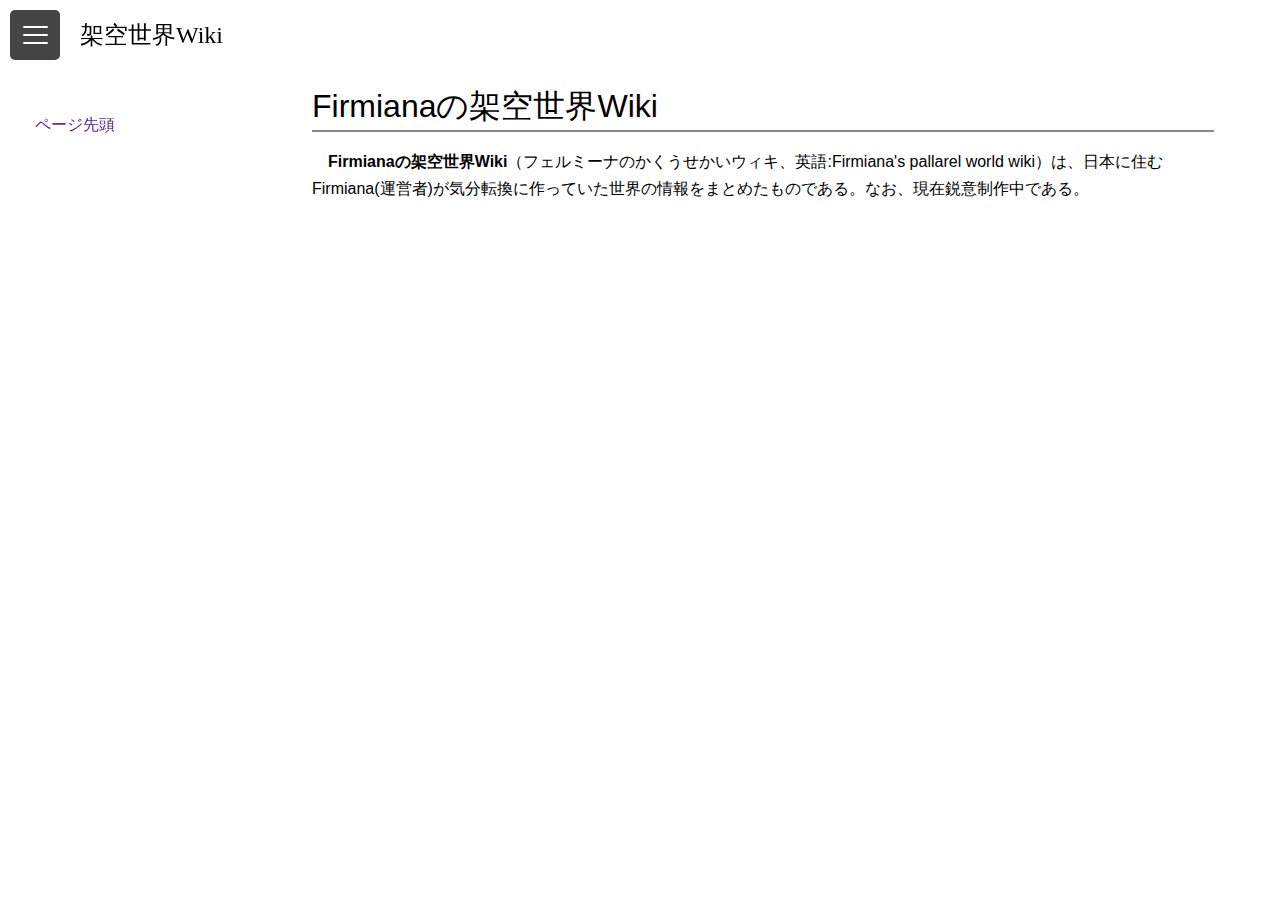
<file: index.html>
<!DOCTYPE html>
<html lang="ja">

<head>
  <meta charset="utf-8">
  <meta name="viewport" content="width=device-width, initial-scale=1, minimum-scale=1">
  <!--<script src="https://code.jquery.com/jquery-3.7.0.min.js"></script>-->
  <title>メインページ | 架空世界Wiki</title>
  <link rel="stylesheet" href="layout/main.css">
</head>

<body>
  <div class="main_menu">
    <input type="checkbox" id="main_menu_trigger"/>
    <label for="main_menu_trigger" class="main_menu_label"><span></span></label>
    <p>架空世界Wiki</p>
    <ul class="main_menu_list">
      <li><a href="index.html">メインページ</a></li>
      <li><a href="world1_index.html">第一世界</a></li>
      <li><a href="world2_index.html">第二世界</a></li>
    </ul>
  </div>

  <div class="container">
    <div class="side_menu">
      <ul>
        <li><a href="">ページ先頭</a></li>
      </ul>
    </div>

    <div class="document">
      <h1>Firmianaの架空世界Wiki</h1>
      <p><b>Firmianaの架空世界Wiki</b>（フェルミーナのかくうせかいウィキ、英語:Firmiana's pallarel world wiki）は、日本に住むFirmiana(運営者)が気分転換に作っていた世界の情報をまとめたものである。なお、現在鋭意制作中である。</p>
      
      
    </div>
  </div>
</body>

</html>
</file>
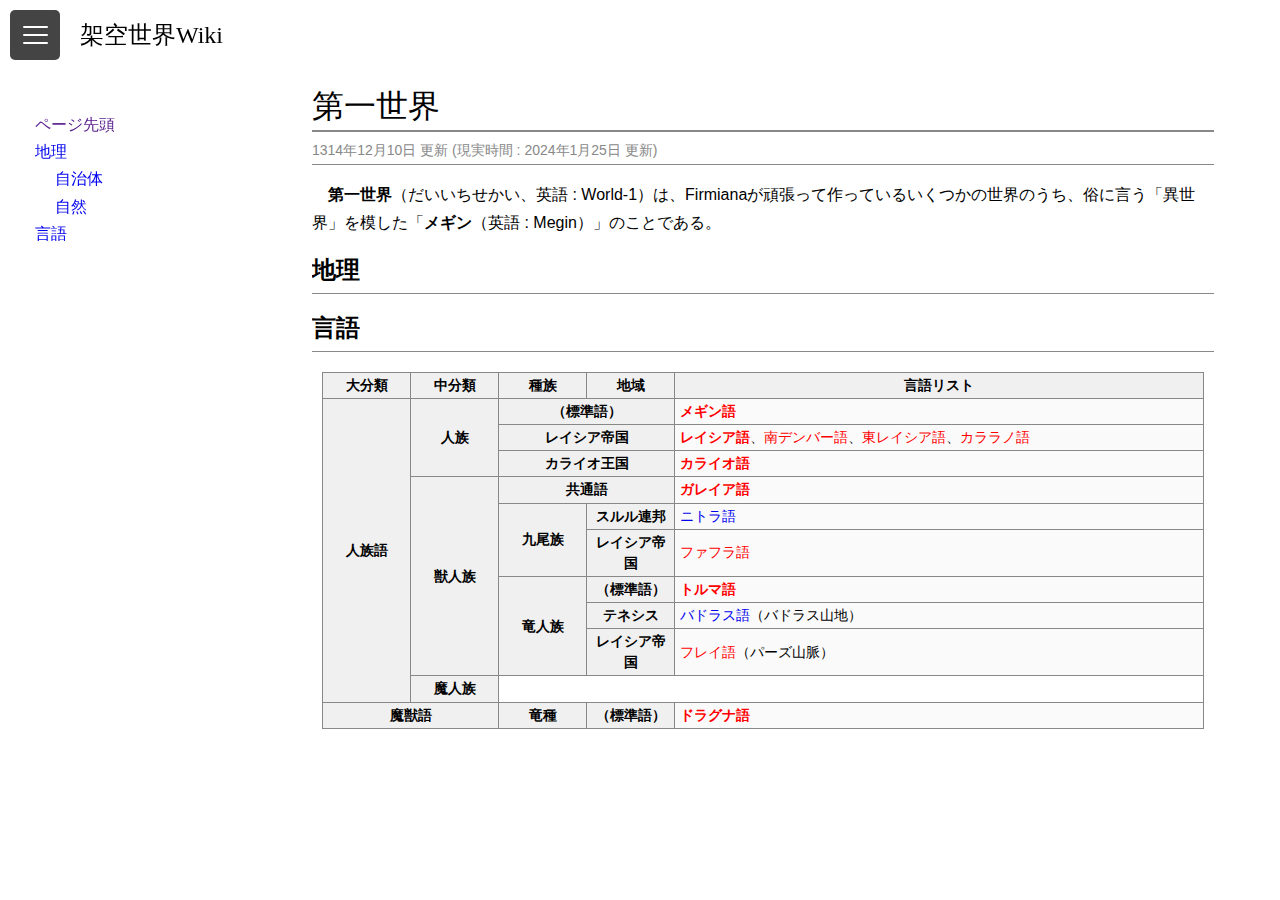
<file: world1_index.html>
<!DOCTYPE html>
<html lang="ja">

<head>
  <meta charset="utf-8">
  <meta name="viewport" content="width=device-width, initial-scale=1, minimum-scale=1">
  <!--<script src="https://code.jquery.com/jquery-3.7.0.min.js"></script>-->
  <title>第一世界メインページ | 架空世界Wiki</title>
  <link rel="stylesheet" href="layout/main.css">
</head>

<body>
  <div class="main_menu">
    <input type="checkbox" id="main_menu_trigger"/>
    <label for="main_menu_trigger" class="main_menu_label"><span></span></label>
    <p>架空世界Wiki</p>
    <ul class="main_menu_list">
      <li><a href="index.html">メインページ</a></li>
      <li><a href="world1_index.html">第一世界</a></li>
      <li><a href="world2_index.html">第二世界</a></li>
    </ul>
  </div>

  <div class="container">
    <div class="side_menu">
      <ul>
        <li><a href="">ページ先頭</a></li>
        <li><a href="#1">地理</a></li>
        <ul>
          <li><a href="#1-1">自治体</a></li>
          <li><a href="#1-2">自然</a></li>
        </ul>
        <li><a href="#2">言語</a></li>
      </ul>
    </div>

    <div class="document">
      <h1>第一世界</h1>
      <p class="update_info">1314年12月10日 更新 (現実時間 : 2024年1月25日 更新)</p>
      <p><b>第一世界</b>（だいいちせかい、英語 : World-1）は、Firmianaが頑張って作っているいくつかの世界のうち、俗に言う「異世界」を模した「<b>メギン</b>（英語 : Megin）」のことである。</p>
      
      <h2 id="1">地理</h2>

      <h2 id="2">言語</h2>

      <table class="item_table">
        <thead>
          <tr>
            <th style="width:10%;">大分類</th>
            <th style="width:10%;">中分類</th>
            <th style="width:10%;">種族</th>
            <th style="width:10%;">地域</th>
            <th style="width:65%;">言語リスト</th>
          </tr>
        </thead>
        <tbody>
          <tr>
            <th rowspan="10">人族語</th>
            <th rowspan="3">人族</th>
            <th colspan="2">（標準語）</th>
            <td>
              <a><b>メギン語</b></a>
            </td>
          </tr>
          <tr>
            <th colspan="2">レイシア帝国</th>
            <td>
              <a><b>レイシア語</b></a>、<a>南デンバー語</a>、<a>東レイシア語</a>、<a>カララノ語</a>
            </td>
          </tr>
          <tr>
            <th colspan="2">カライオ王国</th>
            <td>
              <a><b>カライオ語</b></a>
            </td>
          </tr>
          <tr>
            <th rowspan="6">獣人族</th>
            <th colspan="2">共通語</th>
            <td>
              <a><b>ガレイア語</b></a>
            </td>
          </tr>
          <tr>
            <th rowspan="2">九尾族</th>
            <th>スルル連邦</th>
            <td>
              <a href="item_1/ニトラ語.html">ニトラ語</a>
            </td>
          </tr>
          <tr>
            <th>レイシア帝国</th>
            <td>
              <a>ファフラ語</a>
            </td>
          </tr>
          <tr>
            <th rowspan="3">竜人族</th>
            <th>（標準語）</th>
            <td>
              <a><b>トルマ語</b></a>
            </td>
          </tr>
          <tr>
            <th>テネシス</th>
            <td>
              <a href="item_1/バドラス語.html">バドラス語</a>（バドラス山地）
            </td>
          </tr>
          <tr>
            <th>レイシア帝国</th>
            <td>
              <a>フレイ語</a>（パーズ山脈）
            </td>
          </tr>
          <tr>
            <th>魔人族</th>
          </tr>
          <tr>
            <th colspan="2">魔獣語</th>
            <th>竜種</th>
            <th>（標準語）</th>
            <td>
              <a><b>ドラグナ語</b></a>
            </td>
          </tr>
        </tbody>
      </table>

    </div>
  </div>
</body>

</html>
</file>
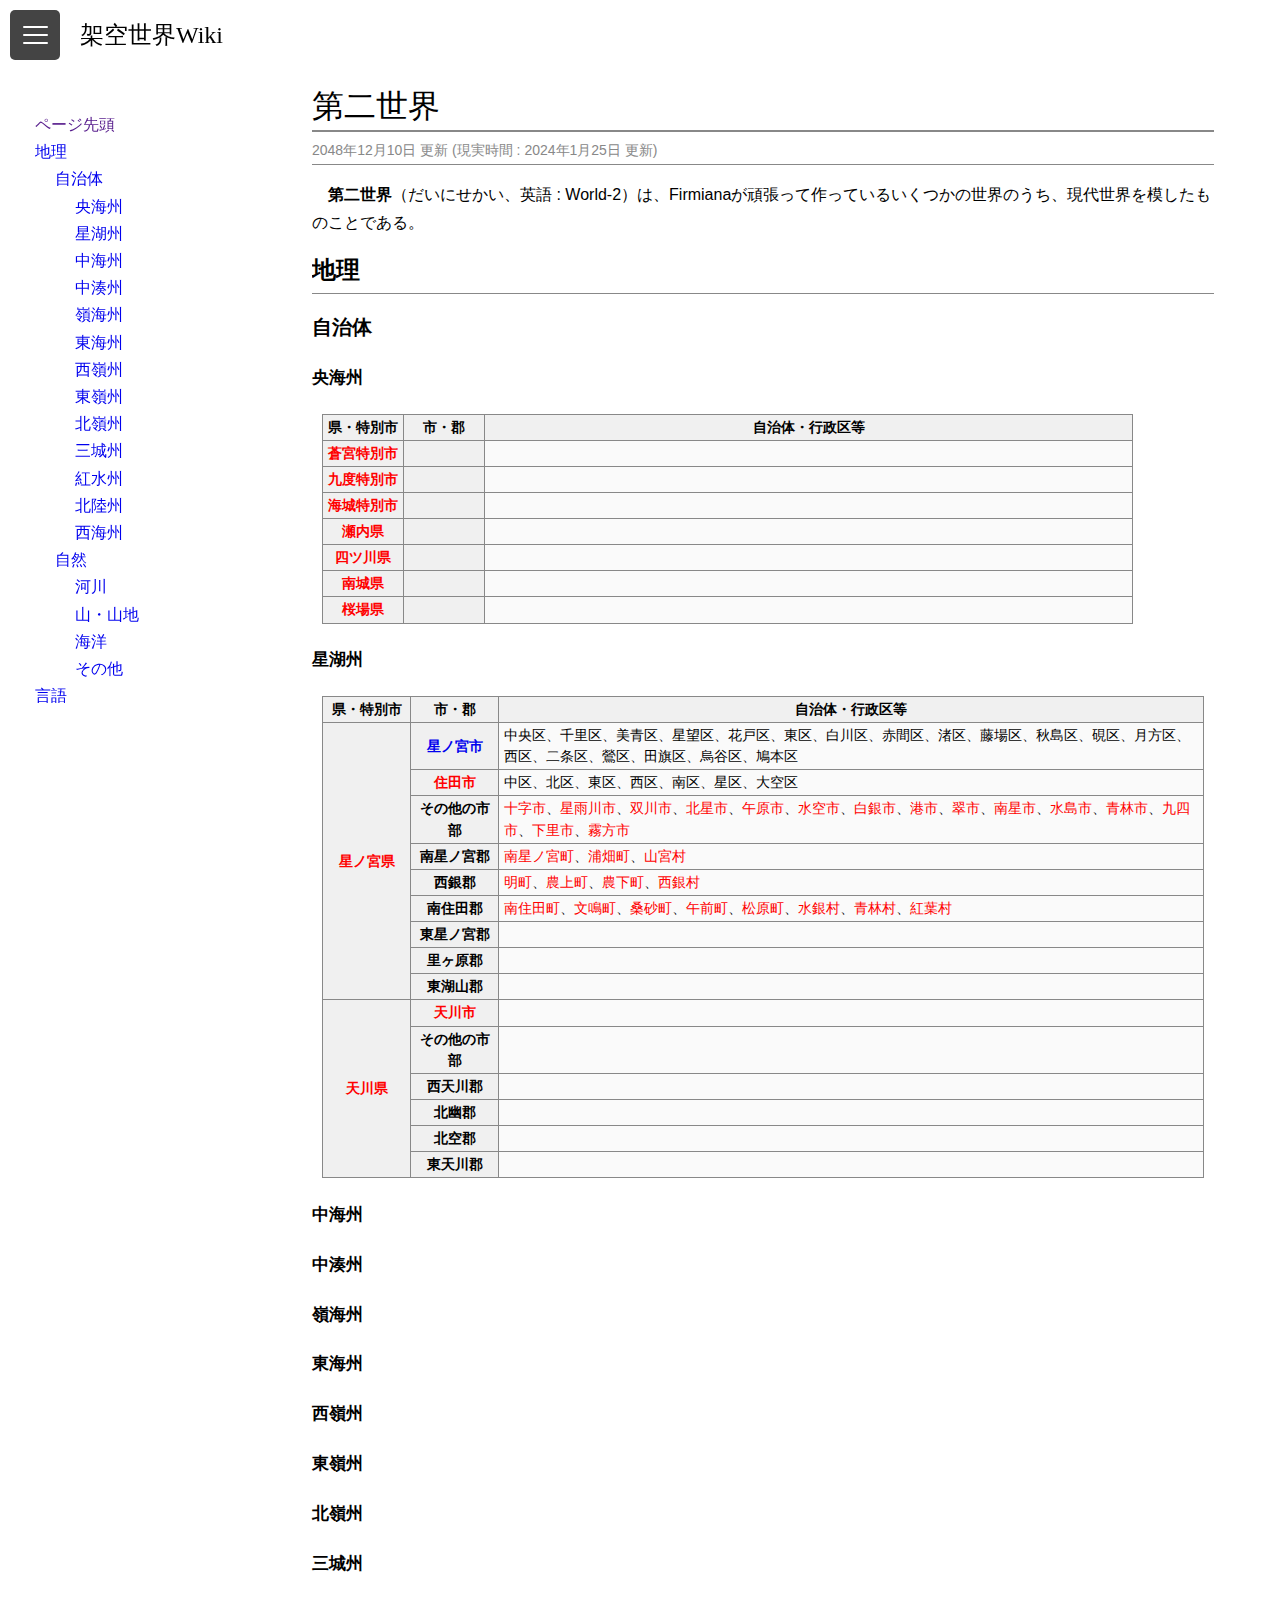
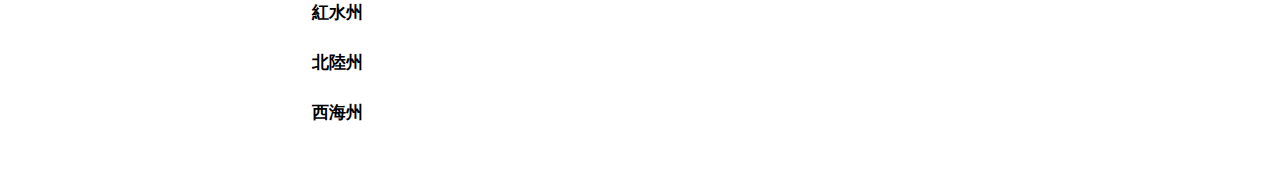
<file: world2_index.html>
<!DOCTYPE html>
<html lang="ja">

<head>
  <meta charset="utf-8">
  <meta name="viewport" content="width=device-width, initial-scale=1, minimum-scale=1">
  <!--<script src="https://code.jquery.com/jquery-3.7.0.min.js"></script>-->
  <title>第二世界メインページ | 架空世界Wiki</title>
  <link rel="stylesheet" href="layout/main.css">
</head>

<body>
  <div class="main_menu">
    <input type="checkbox" id="main_menu_trigger"/>
    <label for="main_menu_trigger" class="main_menu_label"><span></span></label>
    <p>架空世界Wiki</p>
    <ul class="main_menu_list">
      <li><a href="index.html">メインページ</a></li>
      <li><a href="world1_index.html">第一世界</a></li>
      <li><a href="world2_index.html">第二世界</a></li>
    </ul>
  </div>

  <div class="container">
    <div class="side_menu">
      <ul>
        <li><a href="">ページ先頭</a></li>
        <li><a href="#1">地理</a></li>
        <ul>
          <li><a href="#1-1">自治体</a></li>
          <ul>
            <li><a href="#1-1-1">央海州</a></li>
            <li><a href="#1-1-2">星湖州</a></li>
            <li><a href="#1-1-3">中海州</a></li>
            <li><a href="#1-1-4">中湊州</a></li>
            <li><a href="#1-1-5">嶺海州</a></li>
            <li><a href="#1-1-6">東海州</a></li>
            <li><a href="#1-1-7">西嶺州</a></li>
            <li><a href="#1-1-8">東嶺州</a></li>
            <li><a href="#1-1-9">北嶺州</a></li>
            <li><a href="#1-1-10">三城州</a></li>
            <li><a href="#1-1-11">紅水州</a></li>
            <li><a href="#1-1-12">北陸州</a></li>
            <li><a href="#1-1-13">西海州</a></li>
          </ul>
          <li><a href="#1-2">自然</a></li>
          <ul>
            <li><a href="#1-2-1">河川</a></li>
            <li><a href="#1-2-2">山・山地</a></li>
            <li><a href="#1-2-3">海洋</a></li>
            <li><a href="#1-2-4">その他</a></li>
          </ul>
        </ul>
        <li><a href="#2">言語</a></li>
      </ul>
    </div>

    <div class="document">
      <h1>第二世界</h1>
      <p class="update_info">2048年12月10日 更新 (現実時間 : 2024年1月25日 更新)</p>
      <p><b>第二世界</b>（だいにせかい、英語 : World-2）は、Firmianaが頑張って作っているいくつかの世界のうち、現代世界を模したものことである。</p>
      
      <h2 id="1">地理</h2>
      <h3 id="1-1">自治体</h3>
      <h4 id="1-1-1">央海州</h4>

      <table class="item_table">
        <thead>
          <tr>
            <th style="width:10%;">県・特別市</th>
            <th style="width:10%;">市・郡</th>
            <th style="width:80%;">自治体・行政区等</th>
          </tr>
        </thead>
        <tbody>
          <tr>
            <th><a>蒼宮特別市</a></th>
            <th></th>
            <td></td>
          </tr>
          <tr>
            <th><a>九度特別市</a></th>
            <th></th>
            <td></td>
          </tr>
          <tr>
            <th><a>海城特別市</a></th>
            <th></th>
            <td></td>
          </tr>
          <tr>
            <th><a>瀬内県</a></th>
            <th></th>
            <td></td>
          </tr>
          <tr>
            <th><a>四ツ川県</a></th>
            <th></th>
            <td></td>
          </tr>
          <tr>
            <th><a>南城県</a></th>
            <th></th>
            <td></td>
          </tr>
          <tr>
            <th><a>桜場県</a></th>
            <th></th>
            <td></td>
          </tr>
        </tbody>
      </table>

      <h4 id="1-1-2">星湖州</h4>

      <table class="item_table">
        <thead>
          <tr>
            <th style="width:10%;">県・特別市</th>
            <th style="width:10%;">市・郡</th>
            <th style="width:80%;">自治体・行政区等</th>
          </tr>
        </thead>
        <tbody>
          <tr>
            <th rowspan="9"><a>星ノ宮県</a></th>
            <th><a href="item_2/星ノ宮市.html">星ノ宮市</a></th>
            <td>
              中央区、千里区、美青区、星望区、花戸区、東区、白川区、赤間区、渚区、藤場区、秋島区、硯区、月方区、西区、二条区、鶯区、田旗区、烏谷区、鳩本区
            </td>
          </tr>
          <tr>
            <th><a>住田市</a></th>
            <td>
              中区、北区、東区、西区、南区、星区、大空区
            </td>
          </tr>
          <tr>
            <th>その他の市部</th>
            <td>
              <a>十字市</a>、<a>星雨川市</a>、<a>双川市</a>、<a>北星市</a>、<a>午原市</a>、<a>水空市</a>、<a>白銀市</a>、<a>港市</a>、<a>翠市</a>、<a>南星市</a>、<a>水島市</a>、<a>青林市</a>、<a>九四市</a>、<a>下里市</a>、<a>霧方市</a>
            </td>
          </tr>
          <tr>
            <th>南星ノ宮郡</th>
            <td>
              <a>南星ノ宮町</a>、<a>浦畑町</a>、<a>山宮村</a>
            </td>
          </tr>
          <tr>
            <th>西銀郡</th>
            <td>
              <a>明町</a>、<a>農上町</a>、<a>農下町</a>、<a>西銀村</a>
            </td>
          </tr>
          <tr>
            <th>南住田郡</th>
            <td>
              <a>南住田町</a>、<a>文鳴町</a>、<a>桑砂町</a>、<a>午前町</a>、<a>松原町</a>、<a>水銀村</a>、<a>青林村</a>、<a>紅葉村</a>
            </td>
          </tr>
          <tr>
            <th>東星ノ宮郡</th>
            <td></td>
          </tr>
          <tr>
            <th>里ヶ原郡</th>
            <td></td>
          </tr>
          <tr>
            <th>東湖山郡</th>
            <td></td>
          </tr>
          <tr>
            <th rowspan="6"><a>天川県</a></th>
            <th><a>天川市</a></th>
            <td></td>
          </tr>
          <tr>
            <th>その他の市部</th>
            <td></td>
          </tr>
          <tr>
            <th>西天川郡</th>
            <td></td>
          </tr>
          <tr>
            <th>北幽郡</th>
            <td></td>
          </tr>
          <tr>
            <th>北空郡</th>
            <td></td>
          </tr>
          <tr>
            <th>東天川郡</th>
            <td></td>
          </tr>
        </tbody>
      </table>

      <h4 id="1-1-3">中海州</h4>
      <h4 id="1-1-4">中湊州</h4>
      <h4 id="1-1-5">嶺海州</h4>
      <h4 id="1-1-6">東海州</h4>
      <h4 id="1-1-7">西嶺州</h4>
      <h4 id="1-1-8">東嶺州</h4>
      <h4 id="1-1-9">北嶺州</h4>
      <h4 id="1-1-10">三城州</h4>
      <h4 id="1-1-11">紅水州</h4>
      <h4 id="1-1-12">北陸州</h4>
      <h4 id="1-1-13">西海州</h4>
    </div>
  </div>
</body>

</html>
</file>
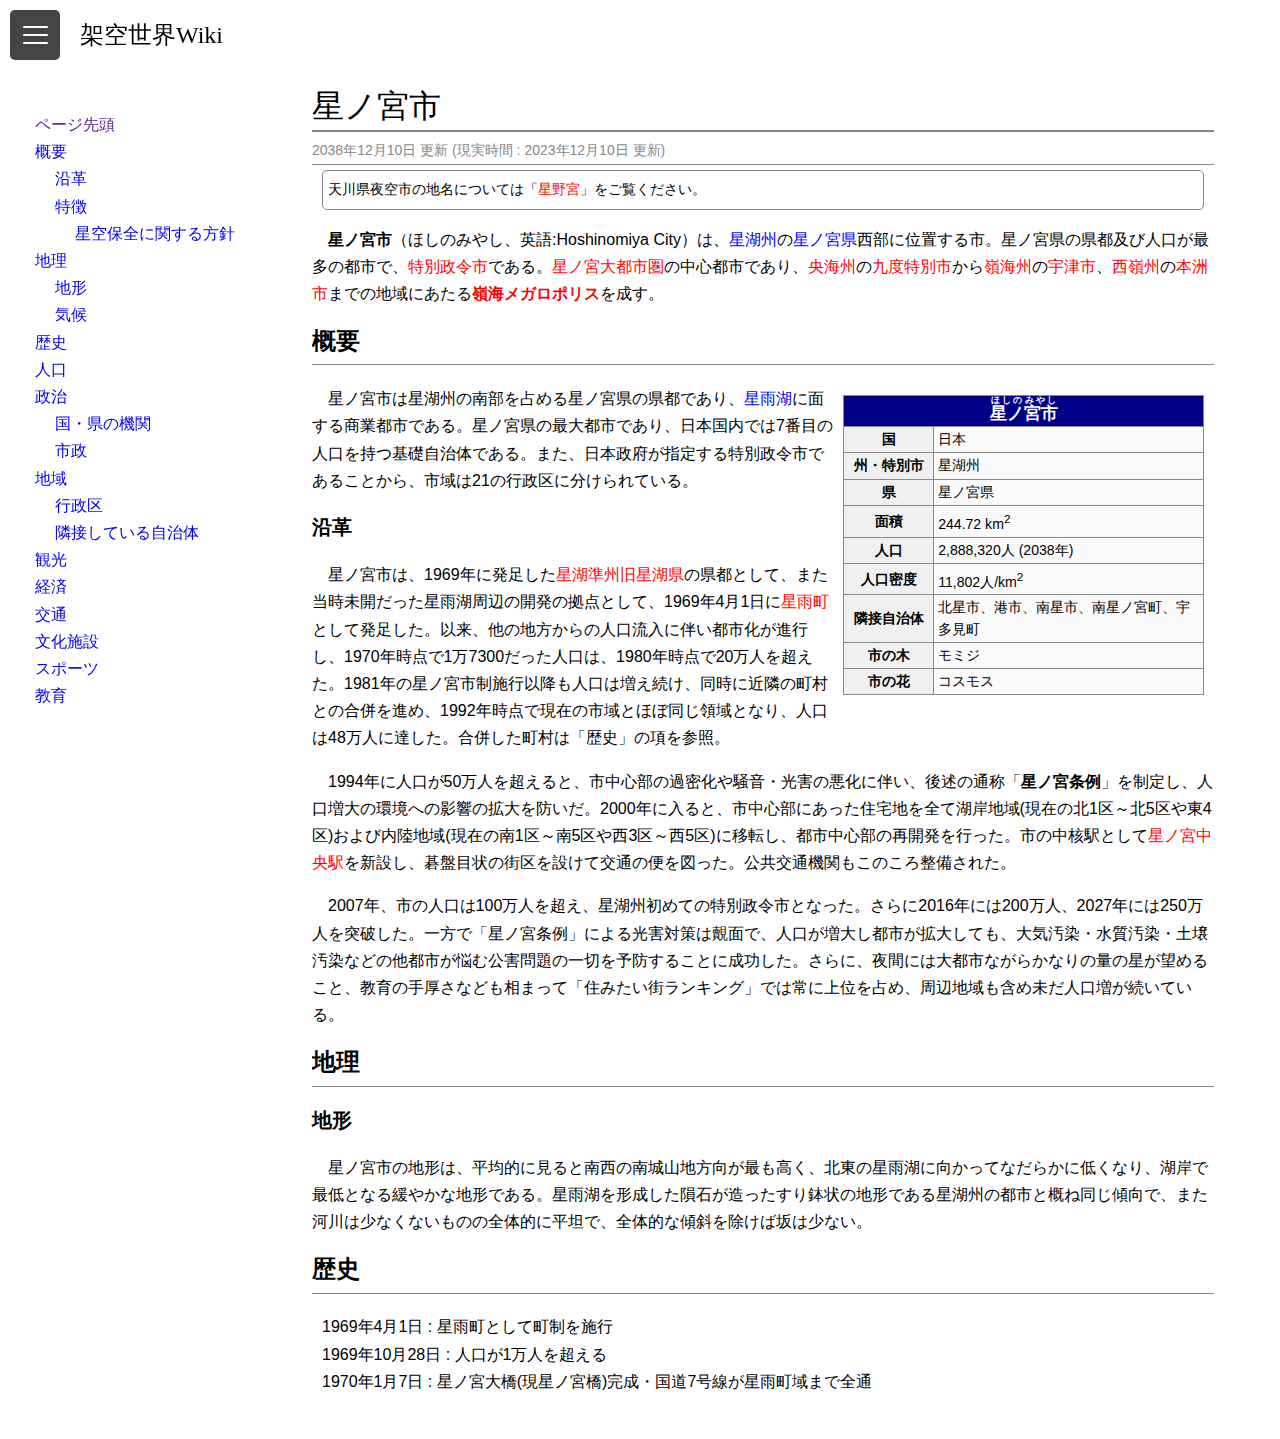
<file: item/星ノ宮市.html>
<!DOCTYPE html>
<html lang="ja">

<head>
  <meta charset="utf-8">
  <meta name="viewport" content="width=device-width, initial-scale=1, minimum-scale=1">
  <!--<script src="https://code.jquery.com/jquery-3.7.0.min.js"></script>-->
  <title>星ノ宮市 | 架空世界Wiki</title>
  <link rel="stylesheet" href="../layout/main.css">
</head>

<body>
  <div class="main_menu">
    <input type="checkbox" id="main_menu_trigger"/>
    <label for="main_menu_trigger" class="main_menu_label"><span></span></label>
    <p>架空世界Wiki</p>
    <ul class="main_menu_list">
      <li><a href="../index.html">メインページ</a></li>
      <li><a href="../geo_index.html">地理</a></li>
      <li><a href="../hist_index.html">歴史</a></li>
      <li><a href="../poli_index.html">政治</a></li>
    </ul>
  </div>

  <div class="container">
    <div class="side_menu">
      <ul>
        <li><a href="">ページ先頭</a></li>
        <li><a href="#1">概要</a></li>
        <ul>
          <li><a href="#1-1">沿革</a></li>
          <li><a href="#1-2">特徴</a></li>
          <ul>
            <li><a href="#1-1-1">星空保全に関する方針</a></li>
          </ul>
        </ul>
        <li><a href="#2">地理</a></li>
        <ul>
          <li><a href="#2-1">地形</a></li>
          <li><a href="#2-2">気候</a></li>
        </ul>
        <li><a href="#3">歴史</a></li>
        <li><a href="#4">人口</a></li>
        <li><a href="#5">政治</a></li>
        <ul>
          <li><a href="#5-1">国・県の機関</a></li>
          <li><a href="#5-2">市政</a></li>
        </ul>
        <li><a href="#6">地域</a></li>
        <ul>
          <li><a href="#6-1">行政区</a></li>
          <li><a href="#6-2">隣接している自治体</a></li>
        </ul>
        <li><a href="#7">観光</a></li>
        <li><a href="#8">経済</a></li>
        <ul>
          <li><a href="#8-1"></a></li>
        </ul>
        <li><a href="#9">交通</a></li>
        <li><a href="#10">文化施設</a></li>
        <li><a href="#11">スポーツ</a></li>
        <li><a href="#12">教育</a></li>
      </ul>
    </div>

    <div class="document">
      <h1>星ノ宮市</h1>
      <p class="update_info">2038年12月10日 更新 (現実時間 : 2023年12月10日 更新)</p>
      <p class="disambig">天川県夜空市の地名については「<a>星野宮</a>」をご覧ください。</p>

      <p><b>星ノ宮市</b>（ほしのみやし、英語:Hoshinomiya City）は、<a href="星湖州.html">星湖州</a>の<a href="星ノ宮県.html">星ノ宮県</a>西部に位置する市。星ノ宮県の県都及び人口が最多の都市で、<a>特別政令市</a>である。<a>星ノ宮大都市圏</a>の中心都市であり、<a>央海州</a>の<a>九度特別市</a>から<a>嶺海州</a>の<a>宇津市</a>、<a>西嶺州</a>の<a>本洲市</a>までの地域にあたる<b><a>嶺海メガロポリス</a></b>を成す。</p>

      <h2 id="1">概要</h2>
      <table class="infobox">
        <thead>
          <tr>
            <th colspan="2" style="background-color:#008">
              <ruby>星ノ宮市<rt>ほしのみやし</rt></ruby>
            </th>
          </tr>
        </thead>
        <tbody>
          <tr>
            <th>国</th>
            <td>日本</td>
          </tr>
          <tr>
            <th>州・特別市</th>
            <td>星湖州</td>
          </tr>
          <tr>
            <th>県</th>
            <td>星ノ宮県</td>
          </tr>
          <tr>
            <th>面積</th>
            <td>244.72 km<sup>2</sup></td>
          </tr>
          <tr>
            <th>人口</th>
            <td>2,888,320人 (2038年)</td>
          </tr>
          <tr>
            <th>人口密度</th>
            <td>11,802人/km<sup>2</sup></td>
          </tr>
          <tr>
            <th>隣接自治体</th>
            <td>北星市、港市、南星市、南星ノ宮町、宇多見町</td>
          </tr>
          <tr>
            <th>市の木</th>
            <td>モミジ</td>
          </tr>
          <tr>
            <th>市の花</th>
            <td>コスモス</td>
          </tr>
        </tbody>
      </table>

      <p>星ノ宮市は星湖州の南部を占める星ノ宮県の県都であり、<a href="星雨湖.html">星雨湖</a>に面する商業都市である。星ノ宮県の最大都市であり、日本国内では7番目の人口を持つ基礎自治体である。また、日本政府が指定する特別政令市であることから、市域は21の行政区に分けられている。</p>
      
      <h3 id="1-1">沿革</h3>
      <p>星ノ宮市は、1969年に発足した<a>星湖準州</a><a>旧星湖県</a>の県都として、また当時未開だった星雨湖周辺の開発の拠点として、1969年4月1日に<a>星雨町</a>として発足した。以来、他の地方からの人口流入に伴い都市化が進行し、1970年時点で1万7300だった人口は、1980年時点で20万人を超えた。1981年の星ノ宮市制施行以降も人口は増え続け、同時に近隣の町村との合併を進め、1992年時点で現在の市域とほぼ同じ領域となり、人口は48万人に達した。合併した町村は「歴史」の項を参照。</p>
      <p>1994年に人口が50万人を超えると、市中心部の過密化や騒音・光害の悪化に伴い、後述の通称「<b>星ノ宮条例</b>」を制定し、人口増大の環境への影響の拡大を防いだ。2000年に入ると、市中心部にあった住宅地を全て湖岸地域(現在の北1区～北5区や東4区)および内陸地域(現在の南1区～南5区や西3区～西5区)に移転し、都市中心部の再開発を行った。市の中核駅として<a>星ノ宮中央駅</a>を新設し、碁盤目状の街区を設けて交通の便を図った。公共交通機関もこのころ整備された。</p>
      <p>2007年、市の人口は100万人を超え、星湖州初めての特別政令市となった。さらに2016年には200万人、2027年には250万人を突破した。一方で「星ノ宮条例」による光害対策は覿面で、人口が増大し都市が拡大しても、大気汚染・水質汚染・土壌汚染などの他都市が悩む公害問題の一切を予防することに成功した。さらに、夜間には大都市ながらかなりの量の星が望めること、教育の手厚さなども相まって「住みたい街ランキング」では常に上位を占め、周辺地域も含め未だ人口増が続いている。</p>

      <h2 id="2">地理</h2>
      <h3 id="2-1">地形</h3>
      <p>星ノ宮市の地形は、平均的に見ると南西の南城山地方向が最も高く、北東の星雨湖に向かってなだらかに低くなり、湖岸で最低となる緩やかな地形である。星雨湖を形成した隕石が造ったすり鉢状の地形である星湖州の都市と概ね同じ傾向で、また河川は少なくないものの全体的に平坦で、全体的な傾斜を除けば坂は少ない。</p>

      <h2 id="3">歴史</h2>
      <ul class="undotted_list">
        <li>1969年4月1日 : 星雨町として町制を施行</li>
        <li>1969年10月28日 : 人口が1万人を超える</li>
        <li>1970年1月7日 : 星ノ宮大橋(現星ノ宮橋)完成・国道7号線が星雨町域まで全通</li>
      </ul>
    </div>
  </div>
</body>

</html>
</file>
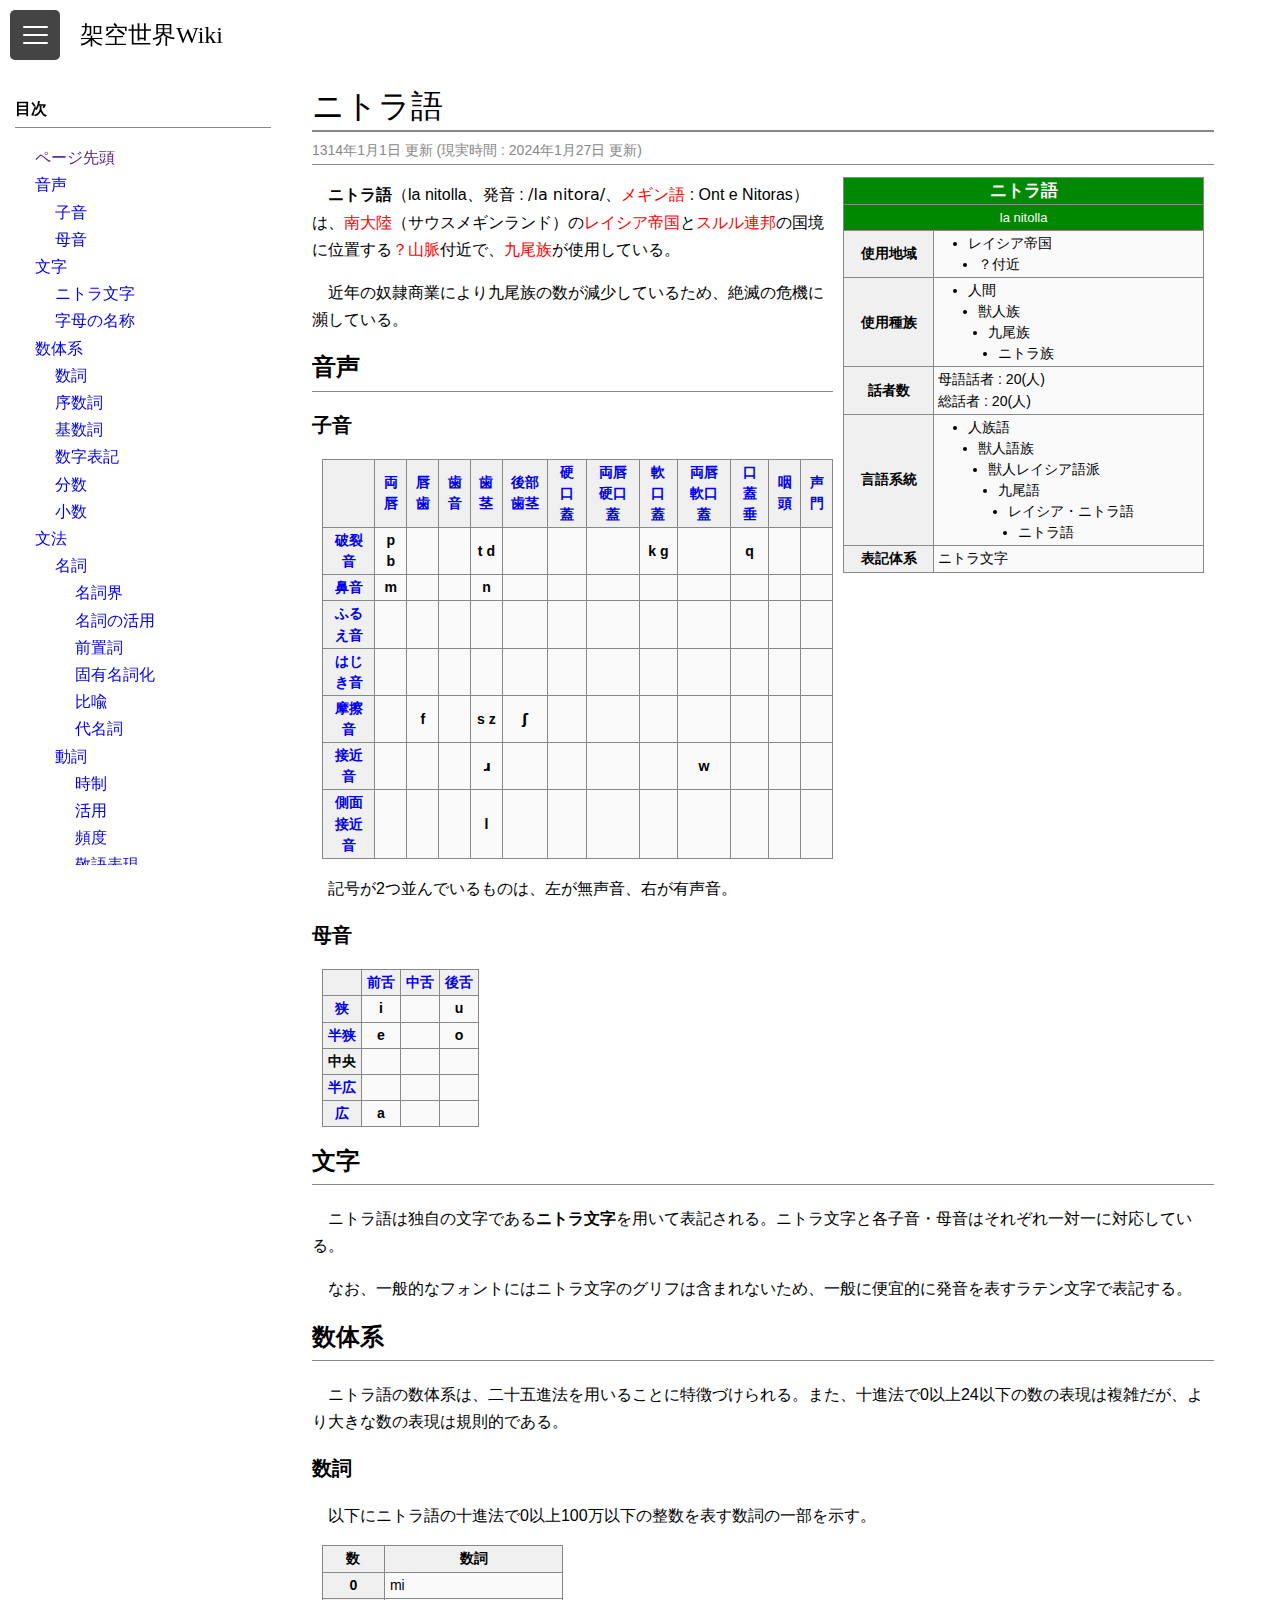
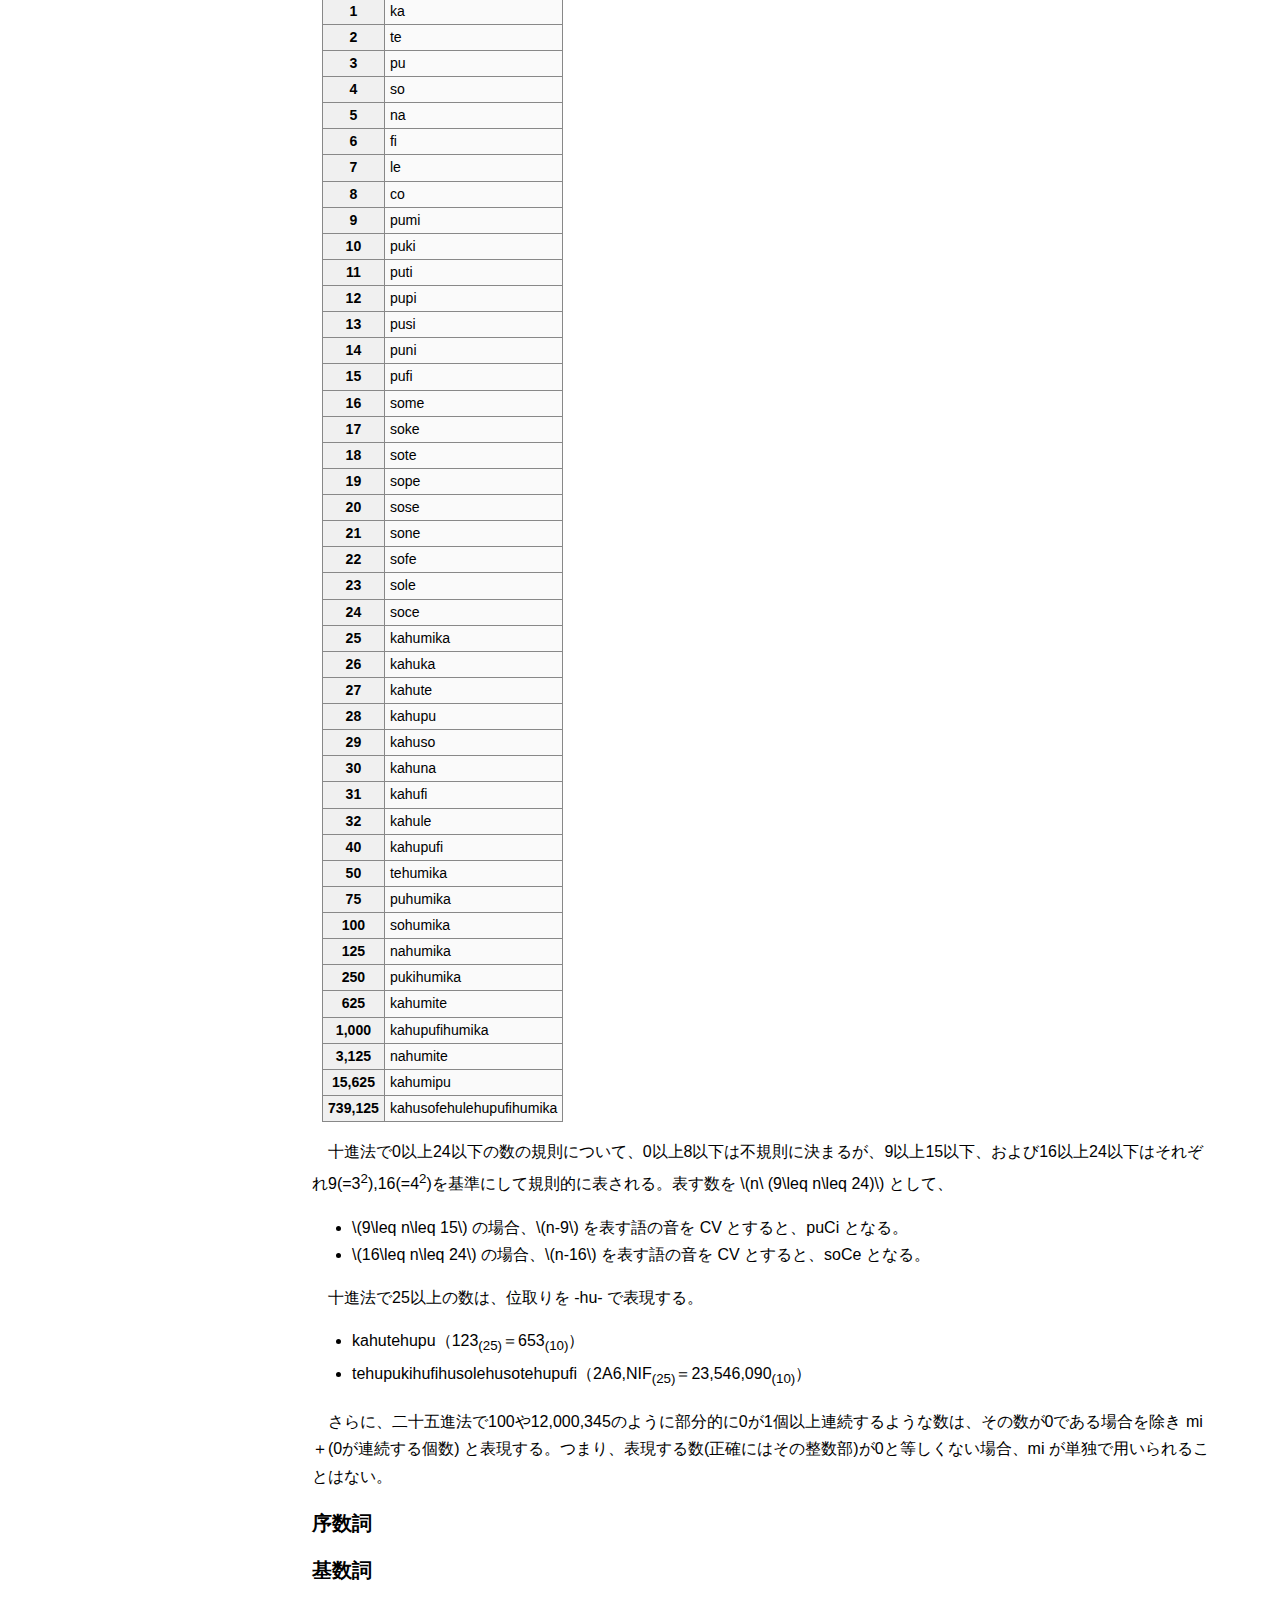
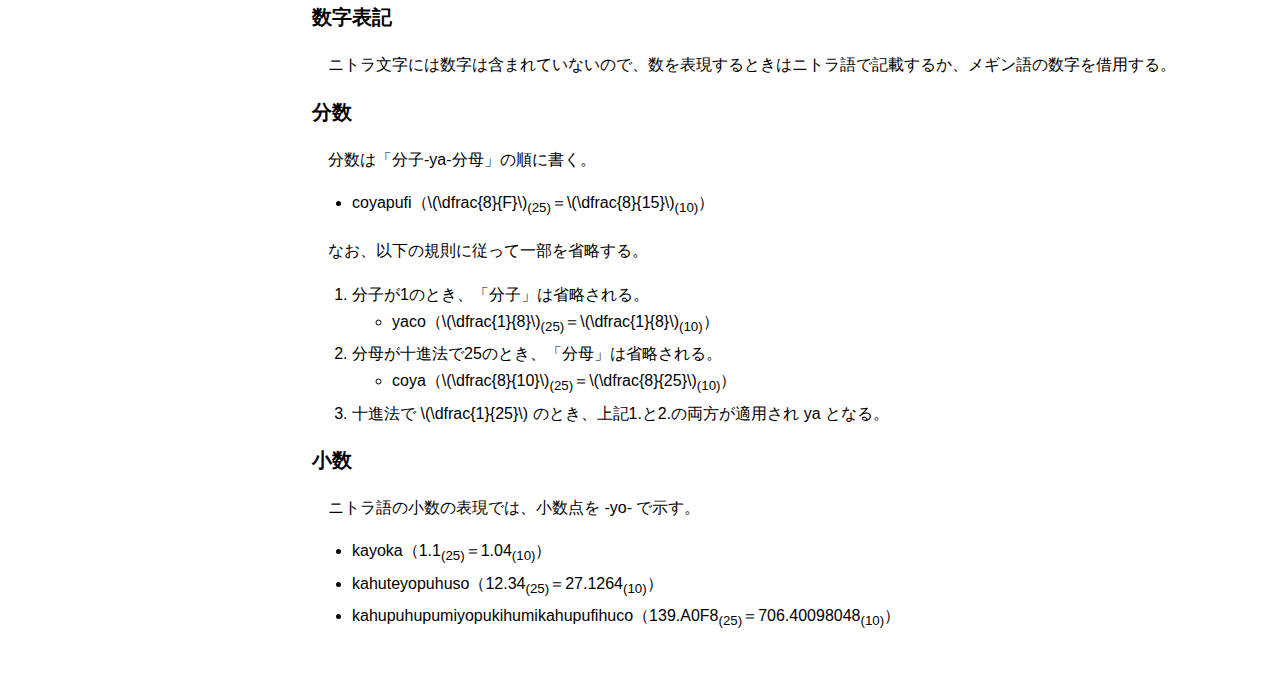
<file: item_1/ニトラ語.html>
<!DOCTYPE html>
<html lang="ja">

<head>
  <meta charset="utf-8">
  <meta name="viewport" content="width=device-width, initial-scale=1, minimum-scale=1">
  <title>ニトラ語 | 架空世界Wiki</title>
  <link rel="stylesheet" href="../layout/main.css">
  <script type="text/javascript" src="https://cdn.mathjax.org/mathjax/latest/MathJax.js?config=TeX-AMS_HTML"></script>
</head>

<body>
  <div class="main_menu">
    <input type="checkbox" id="main_menu_trigger"/>
    <label for="main_menu_trigger" class="main_menu_label"><span></span></label>
    <p>架空世界Wiki</p>
    <ul class="main_menu_list">
      <li><a href="../index.html">メインページ</a></li>
      <li><a href="../world1_index.html">第一世界</a></li>
      <li><a href="../world2_index.html">第二世界</a></li>
    </ul>
  </div>

  <div class="container">
    <div class="side_menu">
      <h4>目次</h4>
      <ul>
        <li><a href="">ページ先頭</a></li>
        <li><a href="#1">音声</a></li>
        <ul>
          <li><a href="#1-1">子音</a></li>
          <li><a href="#1-2">母音</a></li>
        </ul>
        <li><a href="#2">文字</a></li>
        <ul>
          <li><a href="#2-1">ニトラ文字</a></li>
          <li><a href="#2-3">字母の名称</a></li>
        </ul>
        <li><a href="#3">数体系</a></li>
        <ul>
          <li><a href="#3-1">数詞</a></li>
          <li><a href="#3-2">序数詞</a></li>
          <li><a href="#3-3">基数詞</a></li>
          <li><a href="#3-4">数字表記</a></li>
          <li><a href="#3-6">分数</a></li>
          <li><a href="#3-7">小数</a></li>
        </ul>
        <li><a href="#4">文法</a></li>
        <ul>
          <li><a href="#4-1">名詞</a></li>
          <ul>
            <li><a href="#4-1-1">名詞界</a></li>
            <li><a href="#4-1-2">名詞の活用</a></li>
            <li><a href="#4-1-3">前置詞</a></li>
            <li><a href="#4-1-4">固有名詞化</a></li>
            <li><a href="#4-1-5">比喩</a></li>
            <li><a href="#4-1-6">代名詞</a></li>
          </ul>
          <li><a href="#4-2">動詞</a></li>
          <ul>
            <li><a href="#4-2-1">時制</a></li>
            <li><a href="#4-2-2">活用</a></li>
            <li><a href="#4-2-3">頻度</a></li>
            <li><a href="#4-2-4">敬語表現</a></li>
          </ul>
          <li><a href="#4-3">修飾</a></li>
          <ul>
            <li><a href="#4-3-1">名詞の修飾</a></li>
            <li><a href="#4-3-2">動詞の修飾</a></li>
          </ul>
          <li><a href="#4-4">構文</a></li>
          <ul>
            <li><a href="#4-4-1">文構造</a></li>
            <li><a href="#4-4-2">否定文</a></li>
            <li><a href="#4-4-3">疑問文</a></li>
            <li><a href="#4-4-4">複雑な構文</a></li>
          </ul>
        </ul>
      </ul>
    </div>

    <div class="document">
      <h1>ニトラ語</h1>
      <p class="update_info">1314年1月1日 更新 (現実時間 : 2024年1月27日 更新)</p>

      <table class="infobox">
        <thead>
          <tr>
            <th colspan="2" style="background-color:#080;">ニトラ語</th>
          </tr>
          <tr>
            <th colspan="2" style="background-color:#080;font-weight:400;font-size:92%;">la nitolla</th>
          </tr>
        </thead>
        <tbody>
          <tr>
            <th>使用地域</th>
            <td>
              <ul>
                <li>レイシア帝国</li>
                <ul>
                  <li>？付近</li>
                </ul>
              </ul>
            </td>
          </tr>
          <tr>
            <th>使用種族</th>
            <td>
              <ul>
                <li>人間</li>
                <ul>
                  <li>獣人族</li>
                  <ul>
                    <li>九尾族</li>
                    <ul>
                      <li>ニトラ族</li>
                    </ul>
                  </ul>
                </ul>
              </ul>
            </td>
          </tr>
          <tr>
            <th>話者数</th>
            <td>
              母語話者 : 20(人)<br>
              総話者 : 20(人)
            </td>
          </tr>
          <tr>
            <th>言語系統</th>
            <td>
              <ul>
                <li>人族語</li>
                <ul>
                  <li>獣人語族</li>
                  <ul>
                    <li>獣人レイシア語派</li>
                    <ul>
                      <li>九尾語</li>
                      <ul>
                        <li>レイシア・ニトラ語</li>
                        <ul>
                          <li>ニトラ語</li>
                        </ul>
                      </ul>
                    </ul>
                  </ul>
                </ul>
              </ul>
            </td>
          </tr>
          <tr>
            <th>表記体系</th>
            <td>ニトラ文字</td>
          </tr>
        </tbody>
      </table>

      <p><b>ニトラ語</b>（la nitolla、発音 : <span class="ipa">/la&nbsp;nitora/</span>、<a>メギン語</a> : Ont e Nitoras）は、<a>南大陸</a>（サウスメギンランド）の<a>レイシア帝国</a>と<a>スルル連邦</a>の国境に位置する<a>？山脈</a>付近で、<a>九尾族</a>が使用している。

      <p>近年の奴隷商業により九尾族の数が減少しているため、絶滅の危機に瀕している。</p>
      
      <h2 id="1">音声</h2>

      <h3 id="1-1">子音</h3>

      <table class="item_table pronoun">
        <thead>
          <tr>
            <th></th>
            <th><a href="https://ja.wikipedia.org/wiki/両唇音">両唇</a></th>
            <th><a href="https://ja.wikipedia.org/wiki/唇歯音">唇歯</a></th>
            <th><a href="https://ja.wikipedia.org/wiki/歯音">歯音</a></th>
            <th><a href="https://ja.wikipedia.org/wiki/歯茎音">歯茎</a></th>
            <th><a href="https://ja.wikipedia.org/wiki/後部歯茎音">後部歯茎</a></th>
            <th><a href="https://ja.wikipedia.org/wiki/硬口蓋音">硬口蓋</a></th>
            <th><a href="https://ja.wikipedia.org/wiki/両唇硬口蓋音">両唇硬口蓋</a></th>
            <th><a href="https://ja.wikipedia.org/wiki/軟口蓋音">軟口蓋</a></th>
            <th><a href="https://ja.wikipedia.org/wiki/両唇軟口蓋音">両唇軟口蓋</a></th>
            <th><a href="https://ja.wikipedia.org/wiki/口蓋垂音">口蓋垂</a></th>
            <th><a href="https://ja.wikipedia.org/wiki/咽頭音">咽頭</a></th>
            <th><a href="https://ja.wikipedia.org/wiki/声門音">声門</a></th>
          </tr>
        </thead>
        <tbody>
          <tr>
            <th><a href="https://ja.wikipedia.org/wiki/破裂音">破裂音</a></th>
            <td>p b</td>
            <td></td>
            <td></td>
            <td>t d</td>
            <td></td>
            <td></td>
            <td></td>
            <td>k &#x0261;</td>
            <td></td>
            <td>q</td>
            <td></td>
            <td></td>
          </tr>
          <tr>
            <th><a href="https://ja.wikipedia.org/wiki/鼻音">鼻音</a></th>
            <td>m</td>
            <td></td>
            <td></td>
            <td>n</td>
            <td></td>
            <td></td>
            <td></td>
            <td></td>
            <td></td>
            <td></td>
            <td></td>
            <td></td>
          </tr>
          <tr>
            <th><a href="https://ja.wikipedia.org/wiki/ふるえ音">ふるえ音</a></th>
            <td></td>
            <td></td>
            <td></td>
            <td></td>
            <td></td>
            <td></td>
            <td></td>
            <td></td>
            <td></td>
            <td></td>
            <td></td>
            <td></td>
          </tr>
          <tr>
            <th><a href="https://ja.wikipedia.org/wiki/はじき音">はじき音</a></th>
            <td></td>
            <td></td>
            <td></td>
            <td></td>
            <td></td>
            <td></td>
            <td></td>
            <td></td>
            <td></td>
            <td></td>
            <td></td>
            <td></td>
          </tr>
          <tr>
            <th><a href="https://ja.wikipedia.org/wiki/摩擦音">摩擦音</a></th>
            <td></td>
            <td>f</td>
            <td></td>
            <td>s z</td>
            <td><span class="ipa">&#x0283;</span></td>
            <td></td>
            <td></td>
            <td></td>
            <td></td>
            <td></td>
            <td></td>
            <td></td>
          </tr>
          <tr>
            <th><a href="https://ja.wikipedia.org/wiki/接近音">接近音</a></th>
            <td></td>
            <td></td>
            <td></td>
            <td><span class="ipa">&#x0279;</span></td>
            <td></td>
            <td></td>
            <td></td>
            <td></td>
            <td>w</td>
            <td></td>
            <td></td>
            <td></td>
          </tr>
          <tr>
            <th><a href="https://ja.wikipedia.org/wiki/側面音">側面接近音</a></th>
            <td></td>
            <td></td>
            <td></td>
            <td>l</td>
            <td></td>
            <td></td>
            <td></td>
            <td></td>
            <td></td>
            <td></td>
            <td></td>
            <td></td>
          </tr>
        </tbody>
      </table>

      <p>記号が2つ並んでいるものは、左が無声音、右が有声音。</p>

      <h3 id="1-2">母音</h3>

      <table class="item_table pronoun">
        <thead>
          <tr>
            <th></th>
            <th><a href="https://ja.wikipedia.org/wiki/前舌母音">前舌</a></th>
            <th><a href="https://ja.wikipedia.org/wiki/中舌母音">中舌</a></th>
            <th><a href="https://ja.wikipedia.org/wiki/後舌母音">後舌</a></th>
          </tr>
        </thead>
        <tbody>
          <tr>
            <th><a href="https://ja.wikipedia.org/wiki/狭母音">狭</a></th>
            <td>i</td>
            <td></td>
            <td>u</td>
          </tr>
          <tr>
            <th><a href="https://ja.wikipedia.org/wiki/半狭母音">半狭</a></th>
            <td>e</td>
            <td></td>
            <td>o</td>
          </tr>
          <tr>
            <th>中央</th>
            <td></td>
            <td></td>
            <td></td>
          </tr>
          <tr>
            <th><a href="https://ja.wikipedia.org/wiki/半広母音">半広</a></th>
            <td></td>
            <td></td>
            <td></td>
          </tr>
          <tr>
            <th><a href="https://ja.wikipedia.org/wiki/広母音">広</a></th>
            <td>a</td>
            <td></td>
            <td></td>
          </tr>
        </tbody>
      </table>

      <h2 id="2">文字</h2>

      <p>ニトラ語は独自の文字である<b>ニトラ文字</b>を用いて表記される。ニトラ文字と各子音・母音はそれぞれ一対一に対応している。</p>

      <!-- TODO : ニトラ文字フォント作成と、各文字と発音の対応表の掲載 -->

      <p>なお、一般的なフォントにはニトラ文字のグリフは含まれないため、一般に便宜的に発音を表すラテン文字で表記する。</p>

      <h2 id="3">数体系</h2>

      <p>ニトラ語の数体系は、二十五進法を用いることに特徴づけられる。また、十進法で0以上24以下の数の表現は複雑だが、より大きな数の表現は規則的である。</p>

      <h3 id="3-1">数詞</h3>

      <p>以下にニトラ語の十進法で0以上100万以下の整数を表す数詞の一部を示す。</p>

      <table class="item_table">
        <thead>
          <tr><th>数</th><th>数詞</th></tr>
        </thead>
        <tbody>
          <tr><th>0</th><td>mi</td></tr>
          <tr><th>1</th><td>ka</td></tr>
          <tr><th>2</th><td>te</td></tr>
          <tr><th>3</th><td>pu</td></tr>
          <tr><th>4</th><td>so</td></tr>
          <tr><th>5</th><td>na</td></tr>
          <tr><th>6</th><td>fi</td></tr>
          <tr><th>7</th><td>le</td></tr>
          <tr><th>8</th><td>co</td></tr>
          <tr><th>9</th><td>pumi</td></tr>
          <tr><th>10</th><td>puki</td></tr>
          <tr><th>11</th><td>puti</td></tr>
          <tr><th>12</th><td>pupi</td></tr>
          <tr><th>13</th><td>pusi</td></tr>
          <tr><th>14</th><td>puni</td></tr>
          <tr><th>15</th><td>pufi</td></tr>
          <tr><th>16</th><td>some</td></tr>
          <tr><th>17</th><td>soke</td></tr>
          <tr><th>18</th><td>sote</td></tr>
          <tr><th>19</th><td>sope</td></tr>
          <tr><th>20</th><td>sose</td></tr>
          <tr><th>21</th><td>sone</td></tr>
          <tr><th>22</th><td>sofe</td></tr>
          <tr><th>23</th><td>sole</td></tr>
          <tr><th>24</th><td>soce</td></tr>
          <tr><th>25</th><td>kahumika</td></tr>
          <tr><th>26</th><td>kahuka</td></tr>
          <tr><th>27</th><td>kahute</td></tr>
          <tr><th>28</th><td>kahupu</td></tr>
          <tr><th>29</th><td>kahuso</td></tr>
          <tr><th>30</th><td>kahuna</td></tr>
          <tr><th>31</th><td>kahufi</td></tr>
          <tr><th>32</th><td>kahule</td></tr>
          <tr><th>40</th><td>kahupufi</td></tr>
          <tr><th>50</th><td>tehumika</td></tr>
          <tr><th>75</th><td>puhumika</td></tr>
          <tr><th>100</th><td>sohumika</td></tr>
          <tr><th>125</th><td>nahumika</td></tr>
          <tr><th>250</th><td>pukihumika</td></tr>
          <tr><th>625</th><td>kahumite</td></tr>
          <tr><th>1,000</th><td>kahupufihumika</td></tr>
          <tr><th>3,125</th><td>nahumite</td></tr>
          <tr><th>15,625</th><td>kahumipu</td></tr>
          <tr><th>739,125</th><td>kahusofehulehupufihumika</td></tr>
        </tbody>
      </table>

      <p>十進法で0以上24以下の数の規則について、0以上8以下は不規則に決まるが、9以上15以下、および16以上24以下はそれぞれ9(=3<sup>2</sup>),16(=4<sup>2</sup>)を基準にして規則的に表される。表す数を \(n\ (9\leq n\leq 24)\) として、</p>

      <ul>
        <li>\(9\leq n\leq 15\) の場合、\(n-9\) を表す語の音を CV とすると、puCi となる。</li>
        <li>\(16\leq n\leq 24\) の場合、\(n-16\) を表す語の音を CV とすると、soCe となる。</li>
      </ul>

      <p>十進法で25以上の数は、位取りを -hu- で表現する。</p>

      <ul>
        <li>kahutehupu（123<sub>(25)</sub>＝653<sub>(10)</sub>）</li>
        <li>tehupukihufihusolehusotehupufi（2A6,NIF<sub>(25)</sub>＝23,546,090<sub>(10)</sub>）</li>
      </ul>

      <p>さらに、二十五進法で100や12,000,345のように部分的に0が1個以上連続するような数は、その数が0である場合を除き mi＋(0が連続する個数) と表現する。つまり、表現する数(正確にはその整数部)が0と等しくない場合、mi が単独で用いられることはない。</p>

      <h3 id="3-2">序数詞</h3>

      <!--<p>序数詞を表現するときは、数詞末尾の単語に接尾辞 -xi をつける。数詞末尾が n であるときのみ、-axi をつける。なおこのとき、序数詞がついた名詞は単数扱いとなる。</p>

      <ul>
        <li>noko zenoxi（3番目の人）</li>
        <li>eligere san sanaxi（101番目の竜）</li>
      </ul>-->

      <h3 id="3-3">基数詞</h3>

      <!--<p>基数詞を表現するときは、数詞末尾の単語に接尾辞 -xu をつける。数詞末尾が n であるときのみ、-ixu をつける。基数詞は修飾として最も被修飾名詞に近い位置に置かれる。</p>

      <ul>
        <li>dama sanixu（1冊の本）</li>
        <li>dama sanixu mami（1冊の大きな本）</li>
        <li>dama sanixu ganaxa（私の1冊の本）</li>
        <li>damaxada zenoxu（3冊の本）</li>
        <li>damaxada san sinoxu（100冊の本）</li>
      </ul>-->

      <h3 id="3-4">数字表記</h3>

      <p>ニトラ文字には数字は含まれていないので、数を表現するときはニトラ語で記載するか、メギン語の数字を借用する。</p>

      <h3 id="3-6">分数</h3>

      <p>分数は「分子-ya-分母」の順に書く。</p>

      <ul>
        <li>coyapufi（\(\dfrac{8}{F}\)<sub>(25)</sub>＝\(\dfrac{8}{15}\)<sub>(10)</sub>）</li>
      </ul>

      <p>なお、以下の規則に従って一部を省略する。</p>

      <ol>
        <li>分子が1のとき、「分子」は省略される。</li>
        <ul>
          <li>yaco（\(\dfrac{1}{8}\)<sub>(25)</sub>＝\(\dfrac{1}{8}\)<sub>(10)</sub>）</li>
        </ul>
        <li>分母が十進法で25のとき、「分母」は省略される。</li>
        <ul>
          <li>coya（\(\dfrac{8}{10}\)<sub>(25)</sub>＝\(\dfrac{8}{25}\)<sub>(10)</sub>）</li>
        </ul>
        <li>十進法で \(\dfrac{1}{25}\) のとき、上記1.と2.の両方が適用され ya となる。</li>
      </ol>

      <h3 id="3-7">小数</h3>

      <p>ニトラ語の小数の表現では、小数点を -yo- で示す。</p>

      <ul>
        <li>kayoka（1.1<sub>(25)</sub>＝1.04<sub>(10)</sub>）</li>
        <li>kahuteyopuhuso（12.34<sub>(25)</sub>＝27.1264<sub>(10)</sub>）</li>
        <li>kahupuhupumiyopukihumikahupufihuco（139.A0F8<sub>(25)</sub>＝706.40098048<sub>(10)</sub>）</li>
      </ul>

      <!--<h2 id="4">文法</h2>

      <h3 id="4-1">名詞</h3>

      <h4 id="4-1-1">名詞界</h4>

      <p>ニトラ語の名詞はその単複の形によって、以下に示す複数の界に分類される。なお、不規則な活用をするものもあるが、それらは最後に示す「不定界」に属することになる。なお、名詞は全て母音で終わる。また、修飾で複数の界に跨った場合、複数形はより優先度の高い界のものを用いる。</p>

      <h5>I - 自然界</h5>

      <p>自然界の名詞にはその名の通り、地面、川、海、山、空などの自然地形や、動物、植物などの生物、雨、風、雷などの気象現象、太陽、月などの天体など、人間が作り出したものではない自然物が属する。動植物由来となる食物も調理によらず自然界となるが、「スープ」など何からできているか明示が無い場合は人工界に入る。</p>

      <p>自然界に属する名詞は、単数形末尾の母音を -V として、末尾に -mV を付けて複数形とする。</p>

      <table class="item_table">
        <thead>
          <tr>
            <th>日本語訳</th>
            <th>単数形</th>
            <th>複数形</th>
          </tr>
        </thead>
        <tbody>
          <tr>
            <th>川</th>
            <td>fona</td>
            <td>fonama</td>
          </tr>
          <tr>
            <th>人</th>
            <td>noko</td>
            <td>nokomo</td>
          </tr>
          <tr>
            <th>空</th>
            <td>azo</td>
            <td>azomo</td>
          </tr>
          <tr>
            <th>太陽</th>
            <td>maxa</td>
            <td>maxama</td>
          </tr>
        </tbody>
      </table>

      <h5>II - 人工界</h5>

      <p>人工界の名詞には、家、塔などの建造物や施設、ハサミ、オノ、ハンマーなどの道具類、その他人工物が属する。</p>

      <p>人工界に属する名詞は、単数形末尾の音節を -CV として、末尾に -sVCV を付けて複数形とする。</p>
      
      <table class="item_table">
        <thead>
          <tr>
            <th>日本語訳</th>
            <th>単数形</th>
            <th>複数形</th>
          </tr>
        </thead>
        <tbody>
          <tr>
            <th>家</th>
            <td>kopa</td>
            <td>kopasapa</td>
          </tr>
          <tr>
            <th>オノ</th>
            <td>no</td>
            <td>nosono</td>
          </tr>
          <tr>
            <th>紙</th>
            <td>sita</td>
            <td>sitasata</td>
          </tr>
          <tr>
            <th>馬車<sup>1</sup></th>
            <td><b>balu</b> eloronaxa</td>
            <td><b>balusolu</b> eloronaxa</td>
          </tr>
        </tbody>
      </table>

      <ol>
        <li>「馬の車」の意。ここでの「車」は荷車のこと。</li>
      </ol>

      <h5>III - 術界</h5>

      <p>術界の名詞には、魔法、薬学、考古学などの学術的な分野に関係するものが属する。本は人工界と二重に属するためやや特殊な活用をする。</p>

      <p>術界に属する名詞は、単数形末尾の母音を -V として、末尾に -xodV を付けて複数形とする。</p>

      <table class="item_table">
        <thead>
          <tr>
            <th>日本語訳</th>
            <th>単数形</th>
            <th>複数形</th>
          </tr>
        </thead>
        <tbody>
          <tr>
            <th>火属性魔法<sup>1</sup></th>
            <td><b>ani</b> baboxa</td>
            <td><b>anixodi</b> baboxa</td>
          </tr>
          <tr>
            <th>回復薬<sup>2</sup></th>
            <td><b>defo</b> ki qogano</td>
            <td><b>defoxodo</b> ki qogano</td>
          </tr>
          <tr>
            <th>歴史</th>
            <td>gonaxa</td>
            <td>gonaxaxoda</td>
          </tr>
          <tr>
            <th>本</th>
            <td>dama</td>
            <td>damaxada<sup>3</sup></td>
          </tr>
        </tbody>
      </table>

      <ol>
        <li>「火属性の」は形容詞なので所有格接尾辞 -naxa がつかない。</li>
        <li>「回復のための薬」の意。</li>
        <li>人工界なら「damasada」、術界なら「damaxoda」になるはずだが、「本」はこのいずれにも属すため中間的な活用をする。このように中間的な活用をする語の活用規則については次の「名詞の活用」を参照。</li>
      </ol>

      <h5>IV - 神聖界</h5>

      <p>神聖界の名詞には、神や天使、神獣等、神聖な分野の言葉が属する。宗教関係の言葉が多い。</p>
      
      <p>神聖界に属する名詞は、単数形の末尾から2音節を -C<sub>1</sub>V<sub>1</sub>C<sub>2</sub>V<sub>2</sub> として、末尾に -rV<sub>1</sub>V<sub>2</sub> を付けて複数形とする。1音節しかない場合は -rV<sub>2</sub>V<sub>2</sub> とする。</p>

      <table class="item_table">
        <thead>
          <tr>
            <th>日本語訳</th>
            <th>単数形</th>
            <th>複数形</th>
          </tr>
        </thead>
        <tbody>
          <tr>
            <th>神</th>
            <td>riqa</td>
            <td>riqaria</td>
          </tr>
          <tr>
            <th>天使</th>
            <td>rona</td>
            <td>ronaroa</td>
          </tr>
          <tr>
            <th>教会<sup>1</sup></th>
            <td><b>kopa</b> riqanaxa</td>
            <td><b>koparoa</b><sup>2</sup> riqanaxa</td>
          </tr>
          <tr>
            <th>教典<sup>1</sup></th>
            <td><b>dama</b> riqanaxa</td>
            <td><b>damaraa</b><sup>2</sup> riqanaxa</td>
          </tr>
        </tbody>
      </table>

      <ol>
        <li>「神の～」の意。</li>
        <li>人工界や術界よりも神聖界の方が優先度が高いため、神聖界の活用になっている。</li>
      </ol>
      
      <h5>V - 不定界</h5>

      <p>不定界に属する名詞は、上記4つの界の活用のいずれにも属さない不規則変化をするものである。以下にその一例を示す。</p>

      <table class="item_table">
        <thead>
          <tr>
            <th>日本語訳</th>
            <th>単数形</th>
            <th>複数形</th>
          </tr>
        </thead>
        <tbody>
          <tr>
            <th>朝<sup>1</sup></th>
            <td>dami</td>
            <td>dami</td>
          </tr>
          <tr>
            <th>サメ<sup>2</sup></th>
            <td>salo</td>
            <td>salolo</td>
          </tr>
          <tr>
            <th>世界樹<sup>3</sup></th>
            <td><b>boi</b> riqanaxa sasonaxa</td>
            <td><b>borixia</b> riqanaxa sasonaxa</td>
          </tr>
        </tbody>
      </table>

      <ol>
        <li>自然界名詞なら「damimi」となるはずだが、複数形が単数形と同型になる。この活用をするのはこの単語のみ。</li>
        <li>自然界名詞なら「salomo」となるはずだが、最終音節が反復されている。他にもいくつかの単語がこの活用をする。</li>
        <li>「世界の神の木」の意。「世界」は人工界、「神」は神聖界、「木」は自然界に属するため不安定な活用になる。</li>
      </ol>

      <h4 id="4-1-2">名詞の活用</h4>

      <p>ここでは、前述の4つの界（不定界以外）のうち2つに属した名詞の活用について示す。</p>

      <table class="item_table">
        <thead>
          <tr>
            <th></th>
            <th>自然界</th>
            <th>人工界</th>
            <th>術界</th>
            <th>神聖界</th>
          </tr>
        </thead>
        <tbody>
          <tr>
            <th>自然界（-mV）</th>
            <th></th>
            <td>-mVCV</td>
            <td>-xomV</td>
            <td>-mV<sub>1</sub>V<sub>2</sub></td>
          </tr>
          <tr>
            <th>人工界（-sVCV）</th>
            <th></th>
            <th></th>
            <td>-xVdV</td>
            <td>-rV<sub>1</sub>C<sub>2</sub>V<sub>2</sub></td>
          </tr>
          <tr>
            <th>術界（-xodV）</th>
            <th></th>
            <th></th>
            <th></th>
            <td>-xV<sub>1</sub>dV<sub>2</sub></td>
          </tr>
          <tr>
            <th>神聖界（-rv<sub>1</sub>V<sub>2</sub>）</th>
            <th></th>
            <th></th>
            <th></th>
            <th></th>
          </tr>
        </tbody>
      </table>

      <h5>界の優先順位</h5>

      <p>修飾で名詞句に複数の界の名詞が入った場合、より優先順位の高い方から、神聖界、術界、人工界、自然界の順番に複数形の活用方法が適用される。ただし、稀に不定界に属するような不規則な活用をすることもある。</p>

      <h4 id="4-1-3">前置詞</h4>

      <p>ニトラ語の前置詞は以下の通り。</p>

      <table class="item_table">
        <thead>
          <tr>
            <th>日本語での表現</th>
            <th>ニトラ語</th>
            <th>英語での表現</th>
          </tr>
        </thead>
        <tbody>
          <tr>
            <th>Aの内部</th>
            <td>i A</td>
            <td>in A</td>
          </tr>
          <tr>
            <th>Aの外部</th>
            <td>u A</td>
            <td>outside A / outside of A</td>
          </tr>
          <tr>
            <th>Aの上</th>
            <td>go A</td>
            <td>upon A / above A</td>
          </tr>
          <tr>
            <th>Aの下</th>
            <td>uo A</td>
            <td>under A / below A</td>
          </tr>
          <tr>
            <th>Aの前</th>
            <td>ho A</td>
            <td>before A / in front of A</td>
          </tr>
          <tr>
            <th>Aの後ろ</th>
            <td>ro A</td>
            <td>after A / behind A</td>
          </tr>
          <tr>
            <th>Aの近く</th>
            <td>nila A</td>
            <td>by A / about A</td>
          </tr>
          <tr>
            <th>Aの周り</th>
            <td>loxo A</td>
            <td>around A</td>
          </tr>
          <tr>
            <th>Aを越えて</th>
            <td>ge A</td>
            <td>over A</td>
          </tr>
          <tr>
            <th>Aの上に（接触）</th>
            <td>pa A</td>
            <td>on A</td>
          </tr>
          <tr>
            <th>Aに（点、地点）</th>
            <td>tena A</td>
            <td>at A</td>
          </tr>
          <tr>
            <th>Aの側に</th>
            <td>bero A</td>
            <td>beside A / near A</td>
          </tr>
          <tr>
            <th>Aの中へ</th>
            <td>ia A</td>
            <td>into A</td>
          </tr>
          <tr>
            <th>Aの外へ</th>
            <td>oa A</td>
            <td>out of A</td>
          </tr>
          <tr>
            <th>Aを通って</th>
            <td>kono A</td>
            <td>through A</td>
          </tr>
          <tr>
            <th>Aに向かって</th>
            <td>ba A</td>
            <td>toward A / to A / for A</td>
          </tr>
          <tr>
            <th>Aから</th>
            <td>bi A</td>
            <td>from A</td>
          </tr>
          <tr>
            <th>AとBとの間</th>
            <td>dato A at B</td>
            <td>between A and B</td>
          </tr>
          <tr>
            <th>AでVする</th>
            <td>V xe A</td>
            <td>V with A</td>
          </tr>
        </tbody>
      </table>

      <h4 id="4-1-4">固有名詞化</h4>

      <p>名詞は前に xo を置くことで固有名詞であることを明示できる。通常人名や地名に対して用いる。</p>

      <ul>
        <li>Kama ganaxa a <b>xo riu</b> elep.（私の名前は<b>リュウ</b>です。）</li>
        <li>Ga a ba <b>xo resuteia</b> wo fon bi ma.（私は今から<b>レスティア</b>[発音 : レステイア]に行く。）</li>
      </ul>

      <h4 id="4-1-5">比喩</h4>

      <p>ニトラ語では、「～のような」などの比喩表現を、前置詞 loara で明示する。なお、直喩が一般に用いられるが、暗喩との区別はない。</p>

      <ul>
        <li>Galo a eliga <b>loara eligere</b> bexa pa asadek.（私たちは<b>竜のような</b>蜥蜴を殺した。）</li>
        <li>Da a inpa fox <b>loara eqa</b>.（彼は<b>風のように</b>走っていた。）</li>
      </ul>
      
      <h4 id="4-1-6">代名詞</h4>

      <h5>人称代名詞</h5>

      <p>人称代名詞には主格と所有格、目的格がある。</p>

      <table class="item_table">
        <thead>
          <tr>
            <th>人称と単複</th>
            <th>主格</th>
            <th>所有格</th>
            <th>目的格</th>
          </tr>
        </thead>
        <tbody>
          <tr>
            <th>一人称単数</th>
            <td>ga</td>
            <td>ganaxa</td>
            <td>gabexa</td>
          </tr>
          <tr>
            <th>一人称複数</th>
            <td>galo</td>
            <td>galonaxa</td>
            <td>galobexa</td>
          </tr>
          <tr>
            <th>二人称単数</th>
            <td>za</td>
            <td>zanaxa</td>
            <td>zabexa</td>
          </tr>
          <tr>
            <th>二人称複数</th>
            <td>zalo</td>
            <td>zalonaxa</td>
            <td>zalobexa</td>
          </tr>
          <tr>
            <th>三人称単数</th>
            <td>da</td>
            <td>danaxa</td>
            <td>dabexa</td>
          </tr>
          <tr>
            <th>三人称複数</th>
            <td>dalo / dalaxa</td>
            <td>dalonaxa</td>
            <td>dalobexa</td>
          </tr>
        </tbody>
      </table>

      <h5>指示代名詞</h5>

      <table class="item_table">
        <thead>
          <tr>
            <th>称</th>
            <th>事物（-の / -れ）</th>
            <th>場所（-(そ)こ）</th>
            <th>方角（-ちら）</th>
          </tr>
        </thead>
        <tbody>
          <tr>
            <th>近称（こ-）</th>
            <td>gi</td>
            <td>gila</td>
            <td>gipa</td>
          </tr>
          <tr>
            <th>中称（そ-）</th>
            <td>zi</td>
            <td>zila</td>
            <td>zipa</td>
          </tr>
          <tr>
            <th>遠称（あ-）</th>
            <td>di</td>
            <td>dila</td>
            <td>dipa</td>
          </tr>
          <tr>
            <th>不定称（ど-）</th>
            <td>pi</td>
            <td>pila</td>
            <td>pipa</td>
          </tr>
        </tbody>
      </table>

      <h3 id="4-2">動詞</h3>

      <p>ニトラ語の動詞は、以下に示す規則に則って活用・変化し、文中で使用される。また、全ての動詞は子音で終わる。</p>

      <h4 id="4-2-1">時制</h4>

      <p>ニトラ語の動詞には、過去、現在、未来の3つの時制、またそれぞれの進行相、完了相がある。このうち時制とその進行相は動詞の前置詞で表現し、完了相は動詞の接尾辞で表す。ただし、進行相と完了相は両立しない。</p>

      <p>なお、今後活用や時制変化等で該当するものが無い場合、<i>&phi;</i> と記載する。</p>

      <table class="item_table">
        <thead>
          <tr>
            <th></th>
            <th>非進行相</th>
            <th>進行相</th>
          </tr>
        </thead>
        <tbody>
          <tr>
            <th>過去</th>
            <td>pa</td>
            <td>inpa</td>
          </tr>
          <tr>
            <th>現在</th>
            <td><i>&phi;</i></td>
            <td>in</td>
          </tr>
          <tr>
            <th>未来</th>
            <td>wo</td>
            <td>inwo</td>
          </tr>
        </tbody>
      </table>

      <table class="item_table">
        <thead>
          <tr>
            <th></th>
            <th>あり</th>
            <th>なし</th>
          </tr>
        </thead>
        <tbody>
          <tr>
            <th>完了相</th>
            <td>-eb</td>
            <td><i>&phi;</i></td>
          </tr>
        </tbody>
      </table>

      <p>例 : kor（使う）</p>

      <table class="item_table">
        <thead>
          <tr>
            <th></th>
            <th>相なし</th>
            <th>進行相</th>
            <th>完了相</th>
          </tr>
        </thead>
        <tbody>
          <tr>
            <th>過去</th>
            <td>pa kor</td>
            <td>inpa kor</td>
            <td>pa koreb</td>
          </tr>
          <tr>
            <th>現在</th>
            <td>kor</td>
            <td>in kor</td>
            <td>koreb</td>
          </tr>
          <tr>
            <th>未来</th>
            <td>wo kor</td>
            <td>inwo kor</td>
            <td>wo koreb</td>
          </tr>
        </tbody>
      </table>

      <h4 id="4-2-2">活用</h4>

      <p>動詞には、時制による変化以外にも、受身、使役、可能、推量等の活用を接尾辞により行う方法がある。なお、適用する順番は時制による接尾辞に続いて、下表の上から下の順番となる。さらに、同じカテゴリーのものは両立できない。</p>

      <table class="item_table">
        <thead>
          <tr>
            <th colspan="2"></th>
            <th>あり</th>
            <th>なし</th>
          </tr>
        </thead>
        <tbody>
          <tr>
            <th rowspan="2">受身・使役</th>
            <th>受身（される）</th>
            <td>-ax</td>
            <td><i>&phi;</i></td>
          </tr>
          <tr>
            <th>使役（させる）</th>
            <td>-ix</td>
            <td><i>&phi;</i></td>
          </tr>
          <tr>
            <th rowspan="1">可能</th>
            <th>可能（できる）</th>
            <td>-az</td>
            <td><i>&phi;</i></td>
          </tr>
          <tr>
            <th rowspan="1">推量</th>
            <th>推量（だろう）</th>
            <td>-id</td>
            <td><i>&phi;</i></td>
          </tr>
          <tr>
            <th rowspan="3">可能性</th>
            <th>確実（絶対に～する）</th>
            <td>-ed</td>
            <td><i>&phi;</i></td>
          </tr>
          <tr>
            <th>断定（～に違いない、～するはずだ）</th>
            <td>-en</td>
            <td><i>&phi;</i></td>
          </tr>
          <tr>
            <th>弱い推測（かもしれない）</th>
            <td>-ad</td>
            <td><i>&phi;</i></td>
          </tr>
        </tbody>
      </table>

      <ul>
        <li>Ga a zabexa kor.（私はあなたを使う。）</li>
        <li>Ga a zabexa kor<b>ax</b>.（私はあなたに使わ<b>れる</b>。）</li>
        <li>Ga a zabexa kor<b>ix</b>.（私はあなたに使わ<b>せる</b>。）</li>
        <li>Ga a zabexa kor<b>az</b>.（私はあなたを使う<b>ことができる</b>。）</li>
        <li>Ga a zabexa kor<b>id</b>.（私はあなたを使う<b>だろう</b>。）</li>
        <li>Ga a zabexa kor<b>ed</b>.（私はあなたを<b>確実に</b>使う。）</li>
        <li>Ga a zabexa kor<b>en</b>.（私はあなたを使うに<b>違いない</b>。）</li>
        <li>Ga a zabexa kor<b>ad</b>.（私はあなたを使う<b>かもしれない</b>。）</li>
        <li>Ga a zabexa kor<b>axid</b>.（私はあなたを使わ<b>れるだろう</b>。）</li>
        <li>Ga a zabexa kor<b>ixaz</b>.（私はあなたを使わ<b>せることができる</b>。）</li>
        <li>Ga a zabexa kor<b>azid</b>.（私はあなたを使う<b>ことができるだろう</b>。）</li>
      </ul>

      <h4 id="4-2-3">頻度</h4>

      <p>動詞の後に tina を続け、後ろに時間や頻度を表現する語を置くことで、動詞の行為が行われる頻度を表現する。</p>

      <ul>
        <li>Ga a no bexa kor <b>tina ini</b>.（私はオノを<b>常に</b>使う。）</li>
        <li>Ga a no bexa kor <b>tina dafa</b>.（私はオノを<b>毎日</b>使う。）</li>
        <li>Ga a no bexa kor <b>tina dafa qito</b>.（私はオノを<b>2日に1回</b>使う。）</li>
        <li>Ga a no bexa kor <b>tina maxi</b>.（私はオノを<b>時々</b>使う。）</li>
        <li>Ga a no bexa kor <b>tina nito</b>.（私はオノを<b>まれに</b>使う。＝私はオノを<b>滅多に</b>使わ<b>ない</b>。）</li>
        <li>Ga a no bexa kor <b>tina duko</b>.（私はオノを<b>決して</b>使わない。）</li>
      </ul>

      <h4 id="4-2-4">敬語表現</h4>

      <p>ニトラ語では接尾辞によって敬語表現（尊敬・謙譲・丁寧）を扱う。位置はここまでに上げた接尾辞の後で、必ず動詞の末端になる。</p>

      <table class="item_table">
        <thead>
          <tr>
            <th>敬語の種類</th>
            <th>接尾辞</th>
          </tr>
        </thead>
        <tbody>
          <tr>
            <th>尊敬語</th>
            <td>-at</td>
          </tr>
          <tr>
            <th>謙譲語</th>
            <td>-it</td>
          </tr>
          <tr>
            <th>丁寧語</th>
            <td>-ep</td>
          </tr>
        </tbody>
      </table>

      <ul>
        <li>Zalo a eligere zilo bexa pa asadek<b>at</b>.（あなたたちはその竜を殺し<b>なさっ</b>た。）</li>
        <li>Galo a ba zalobexa pa tol<b>it</b> late.（私たちはさっきあなた方に<b>申し上げ</b>た。）</li>
        <li>Eligere dilo a pa wiloteb<b>ep</b> zoxo.（あの竜は既に死んでしまい<b>まし</b>た。）</li>
      </ul>

      <h3 id="4-3">修飾</h3>

      <p>修飾は原則後置で行われる。</p>

      <h4 id="4-3-1">名詞の修飾</h4>

      <p>名詞を修飾する場合において、修飾語となる形容詞・形容詞句・形容詞節などは名詞に後置する。また、複数の修飾語句が単一の名詞に係る場合、at または ut で並列する。</p>

      <ul>
        <li>elige <b>babola</b>（<b>強い</b>蜥蜴）</li>
        <li>azo <b>defa <i>at</i> aila</b>（<b>青い大きな</b>空）</li>
        <li>dama <b>pa gafomebax <i>ut</i> pa koxaxebax</b>（<b>壊されてしまったか盗まれてしまった</b>本）</li>
      </ul>

      <p>また、「AであるB」のように、修飾語句に名詞を用いることもできる。その場合は B su A と書く。</p>

      <ul>
        <li>ga <b>su tepo</b>（<b>医者である</b>私）</li>
        <li>faoxo <b>su sanbasino</b>（<b>十</b>進法）</li>
      </ul>

      <h4 id="4-3-2">動詞の修飾</h4>

      <p>動詞を修飾する場合も、名詞とほぼ同じ方法となる。</p>

      <ul>
        <li>Ga a fox <b>wafora</b>.（私は<b>速く</b>走る。）</li>
        <li>Nosono a pa korax <b>boroganela</b>.（オノたちは<b>雑に</b>使われた。）</li>
      </ul>

      <h3 id="4-4">構文</h3>

      <h4 id="4-4-1">文構造</h4>

      <p>ニトラ語のほぼ全ての文は以下の構造に則っている。</p>

      <p><span class="hl1">主語 <span class="hl2">主語修飾部</span> a</span> <span class="hl3">目的語(-bexa)・(前置詞)補語 <span class="hl4">目的語・補語修飾部</span></span> <span class="hl7">文全体の修飾語</span> <span class="hl5"><span class="hl6">動詞時制</span> 動詞-活用部 <span class="hl6">動詞修飾部</span></span> .</p>

      <p>本ページのここまでに出てきた文の一部を上記に基づいて色分けすると以下の通り。</p>

      <ul>
        <li><span class="hl1">San qito zeno qan mano a</span> <span class="hl3">san sinoxa qanaxa</span> <span class="hl5">el <span class="hl6">folamexi</span></span> .（102,030,405はおおよそ1億だ。）</li>
        <li><span class="hl1">Zeno da qan a</span> <span class="hl3">ba sino nota sanlaqitobamano</span> <span class="hl5">aquo</span> .（3分の4は0.75に等しい。）</li>
        <li><span class="hl1">Kama <span class="hl2">ganaxa</span> a</span> <span class="hl3">xo riu</span> <span class="hl5">elep</span> .（私の名前はリュウです。）</li>
        <li><span class="hl1">Ga a</span> <span class="hl3">ba xo resuteia</span> <span class="hl5"><span class="hl6">wo</span> fon <span class="hl6">bi ma</span></span> .（私は今からレスティアに行く。）</li>
        <li><span class="hl1">Galo a</span> <span class="hl3">eliga <span class="hl4">loara eligere</span> bexa</span> <span class="hl5">pa asadek</span>.（私たちは竜のような蜥蜴を殺した。）</li>
        <li><span class="hl1">Da a</span> <span class="hl5"><span class="hl6">inpa</span> fox <span class="hl6">loara eqa</span></span>.（彼は風のように走っていた。）</li>
      </ul>-->

      
    </div>
  </div>
</body>

</html>
</file>
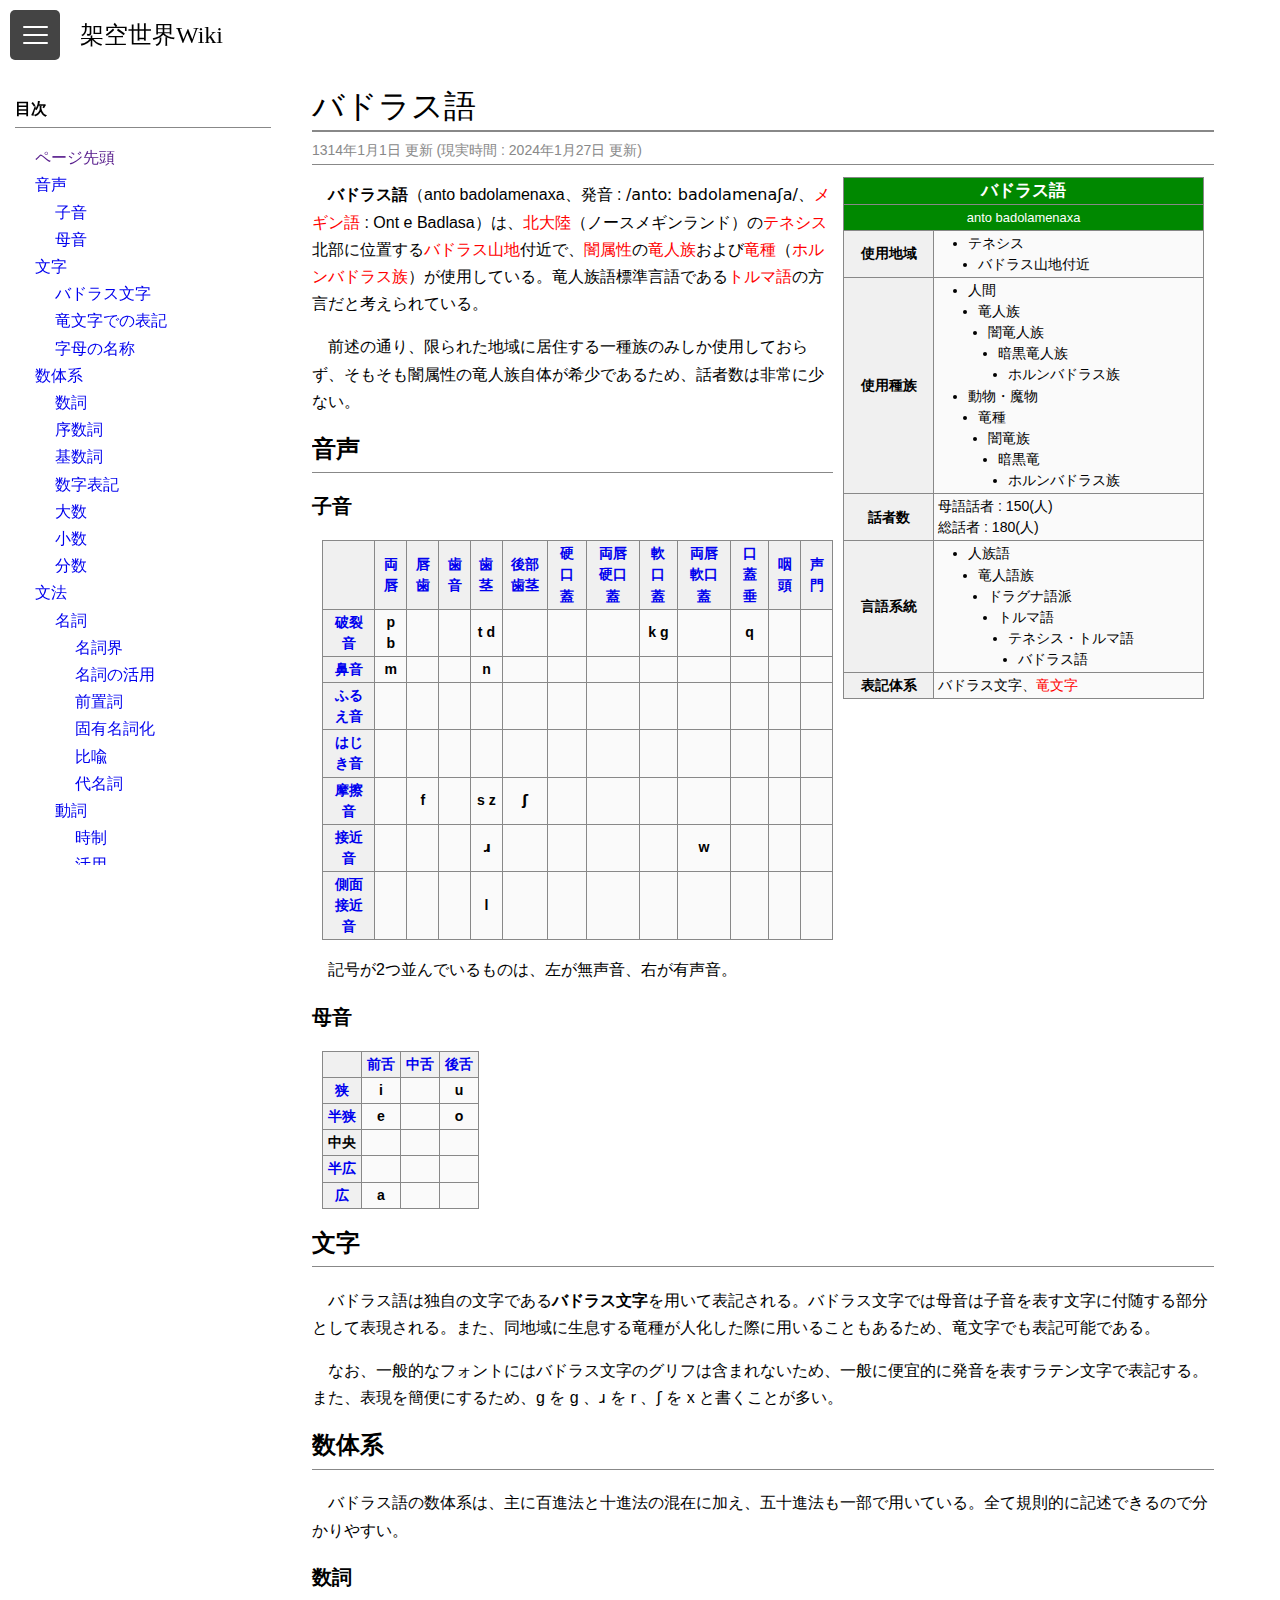
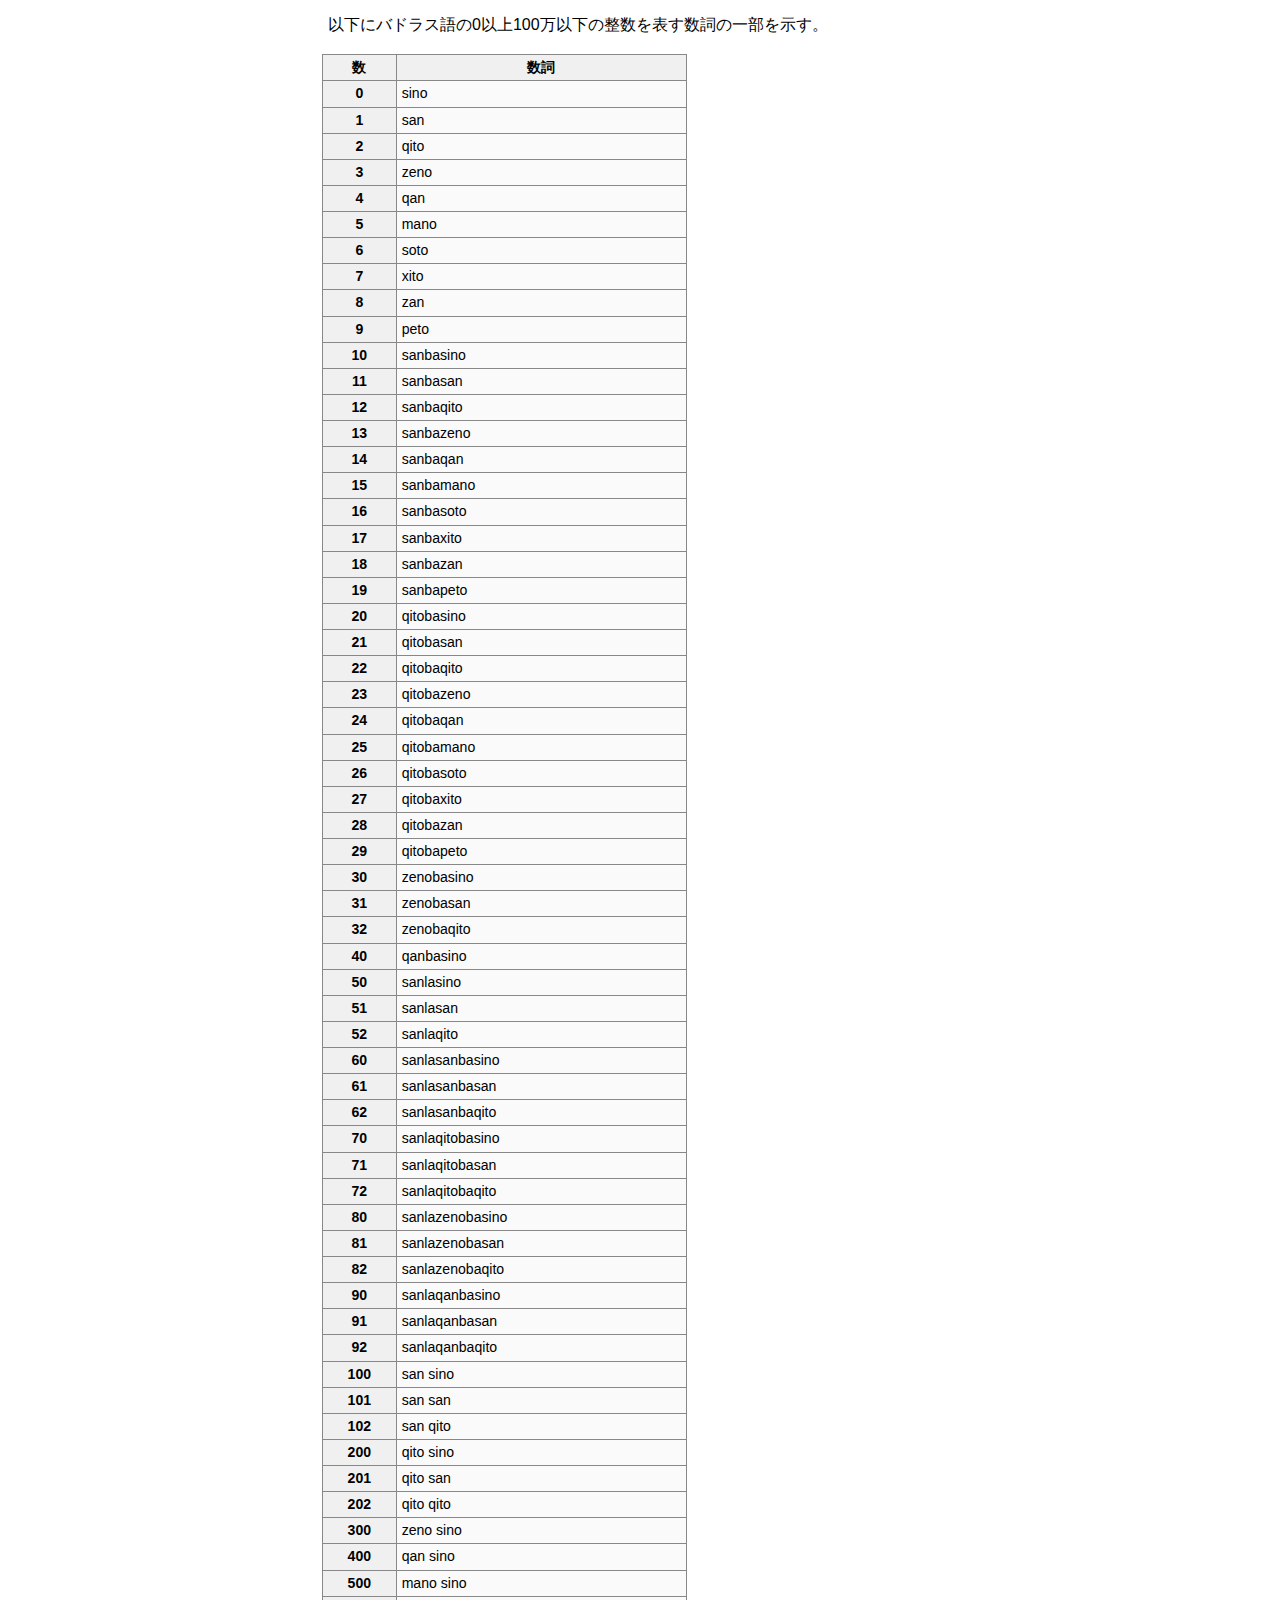
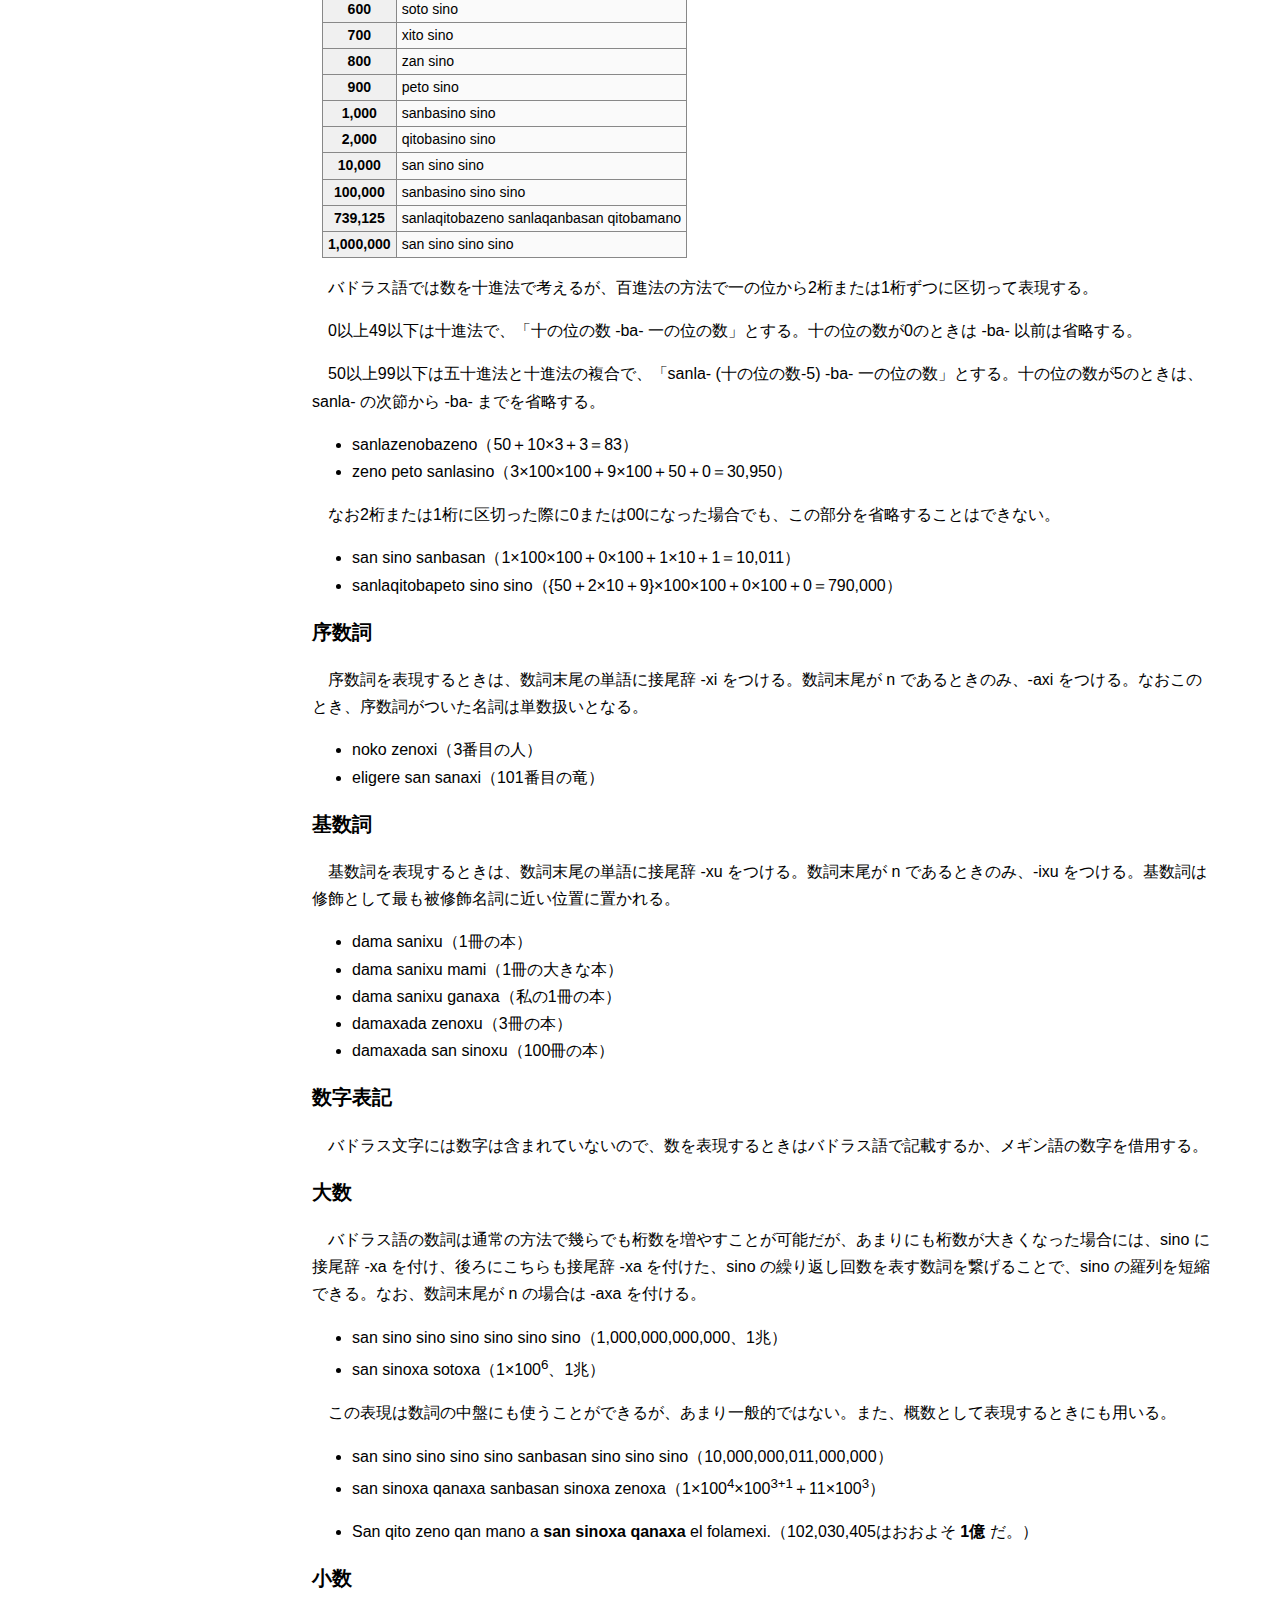
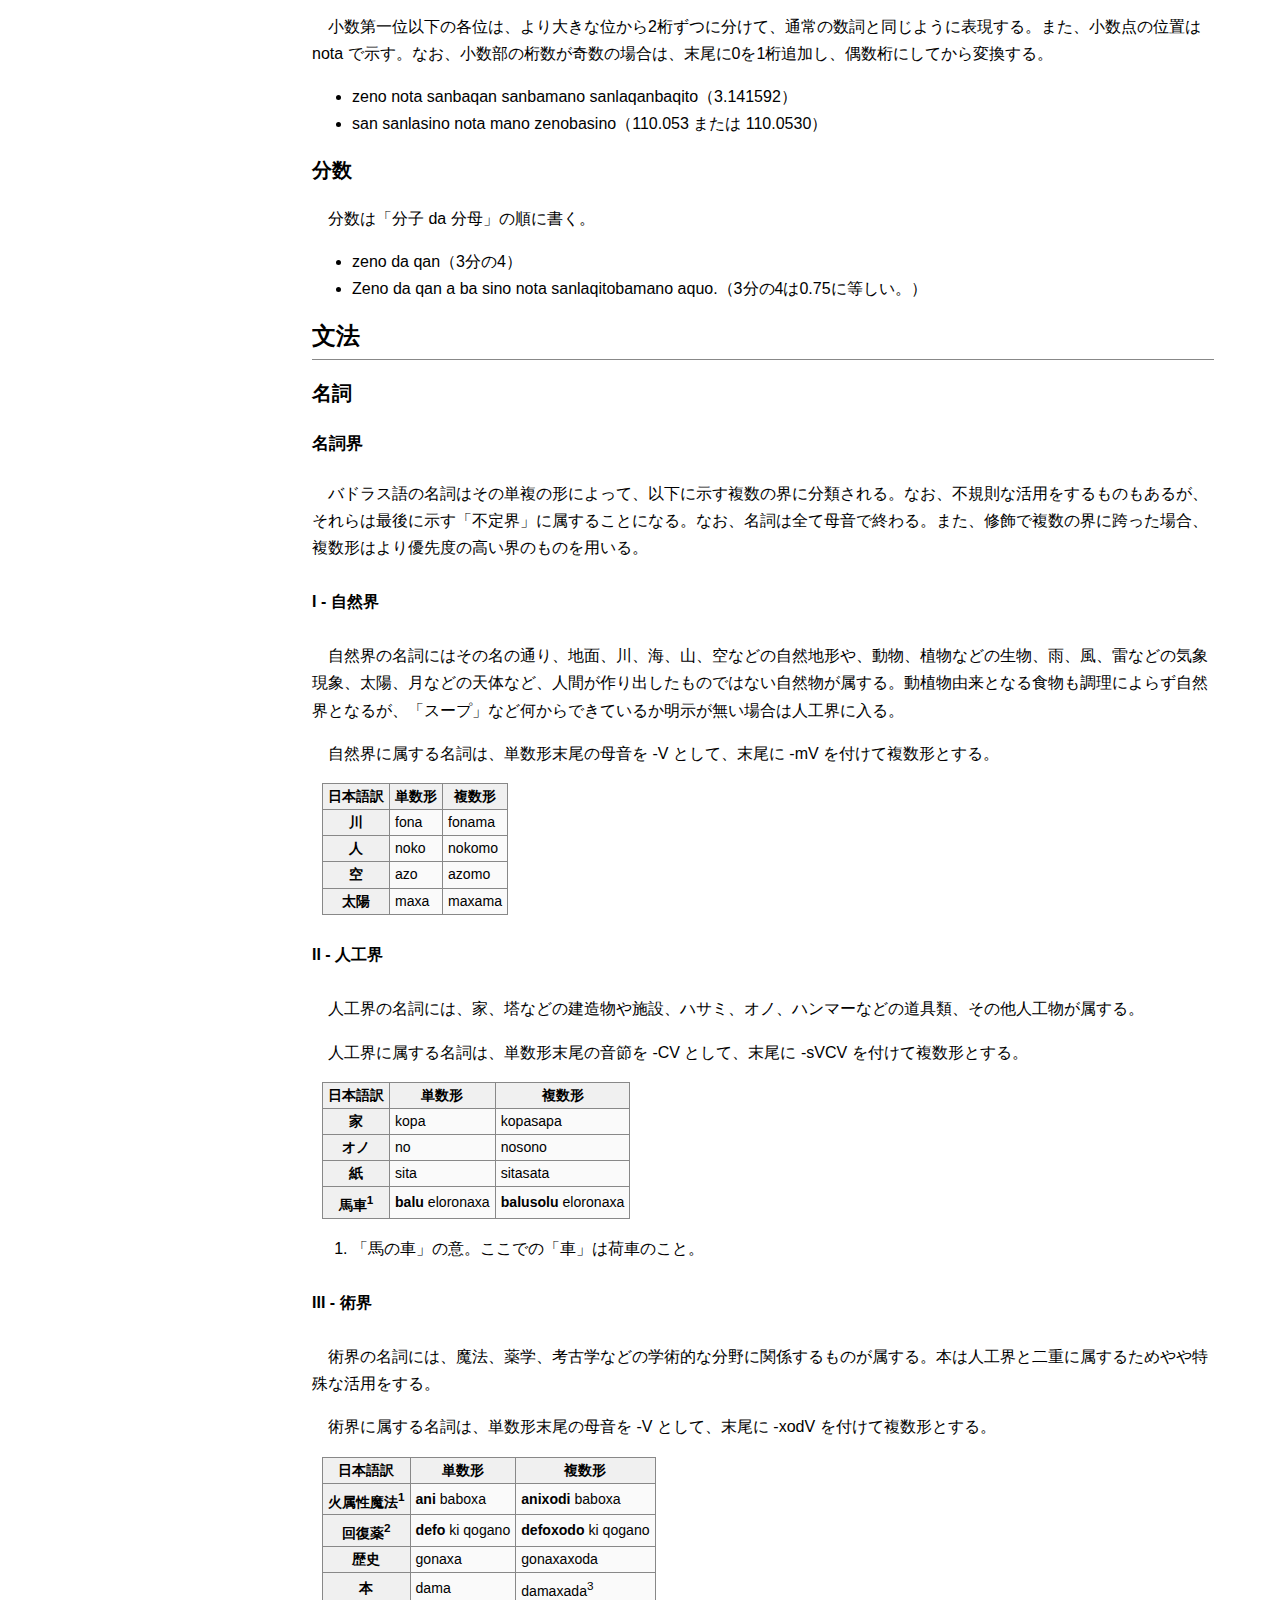
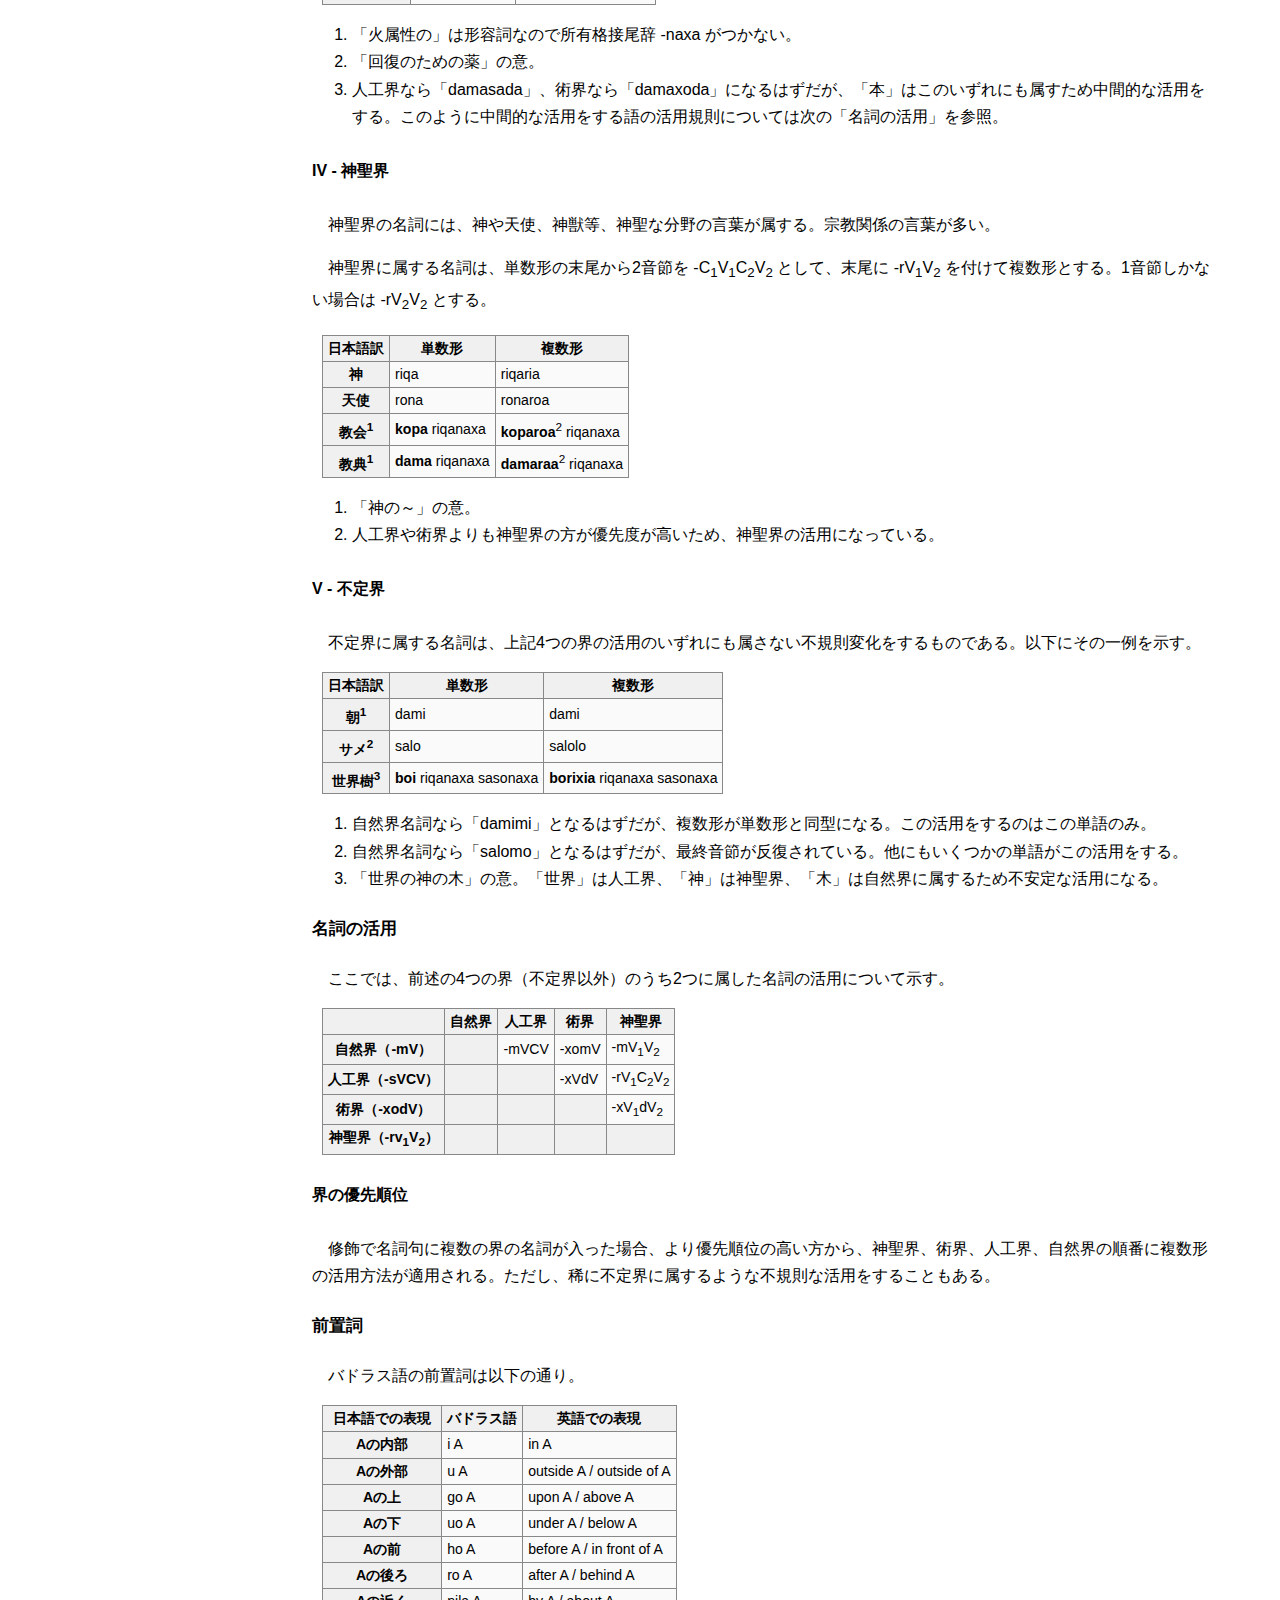
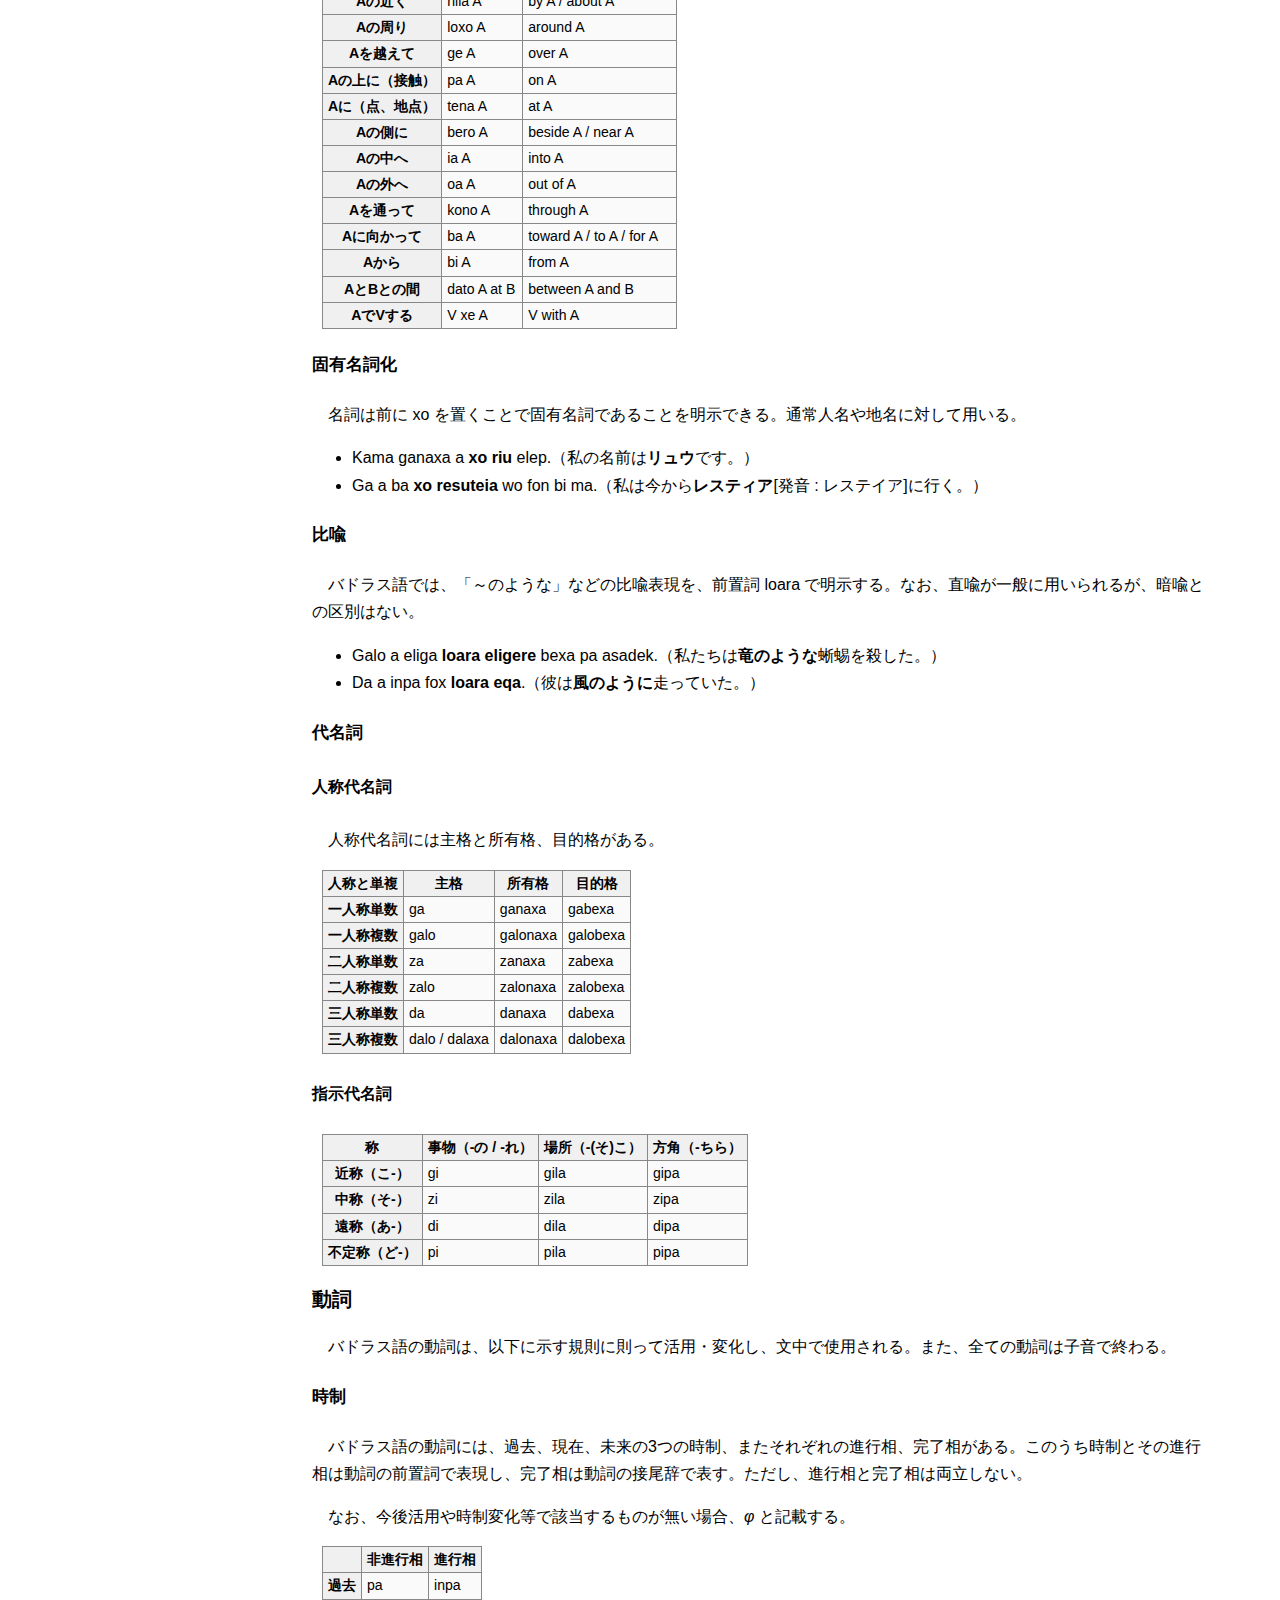
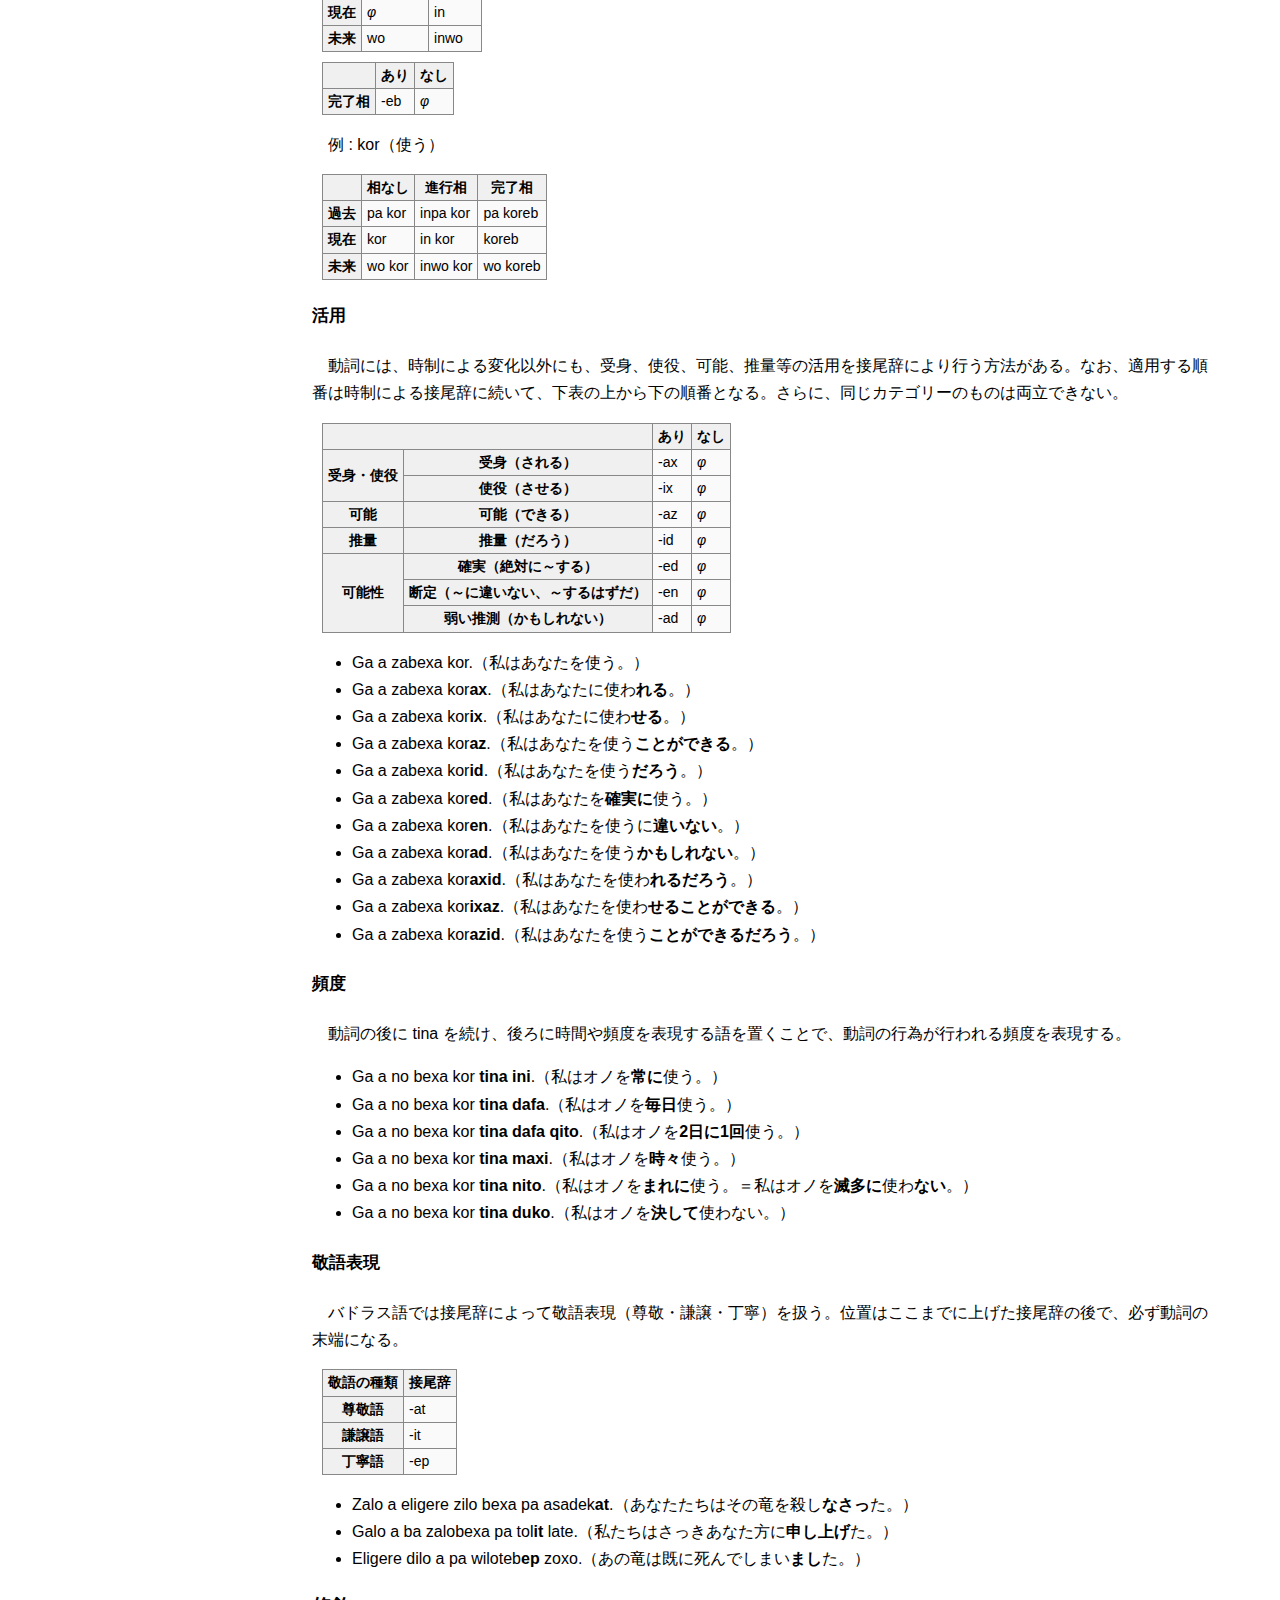
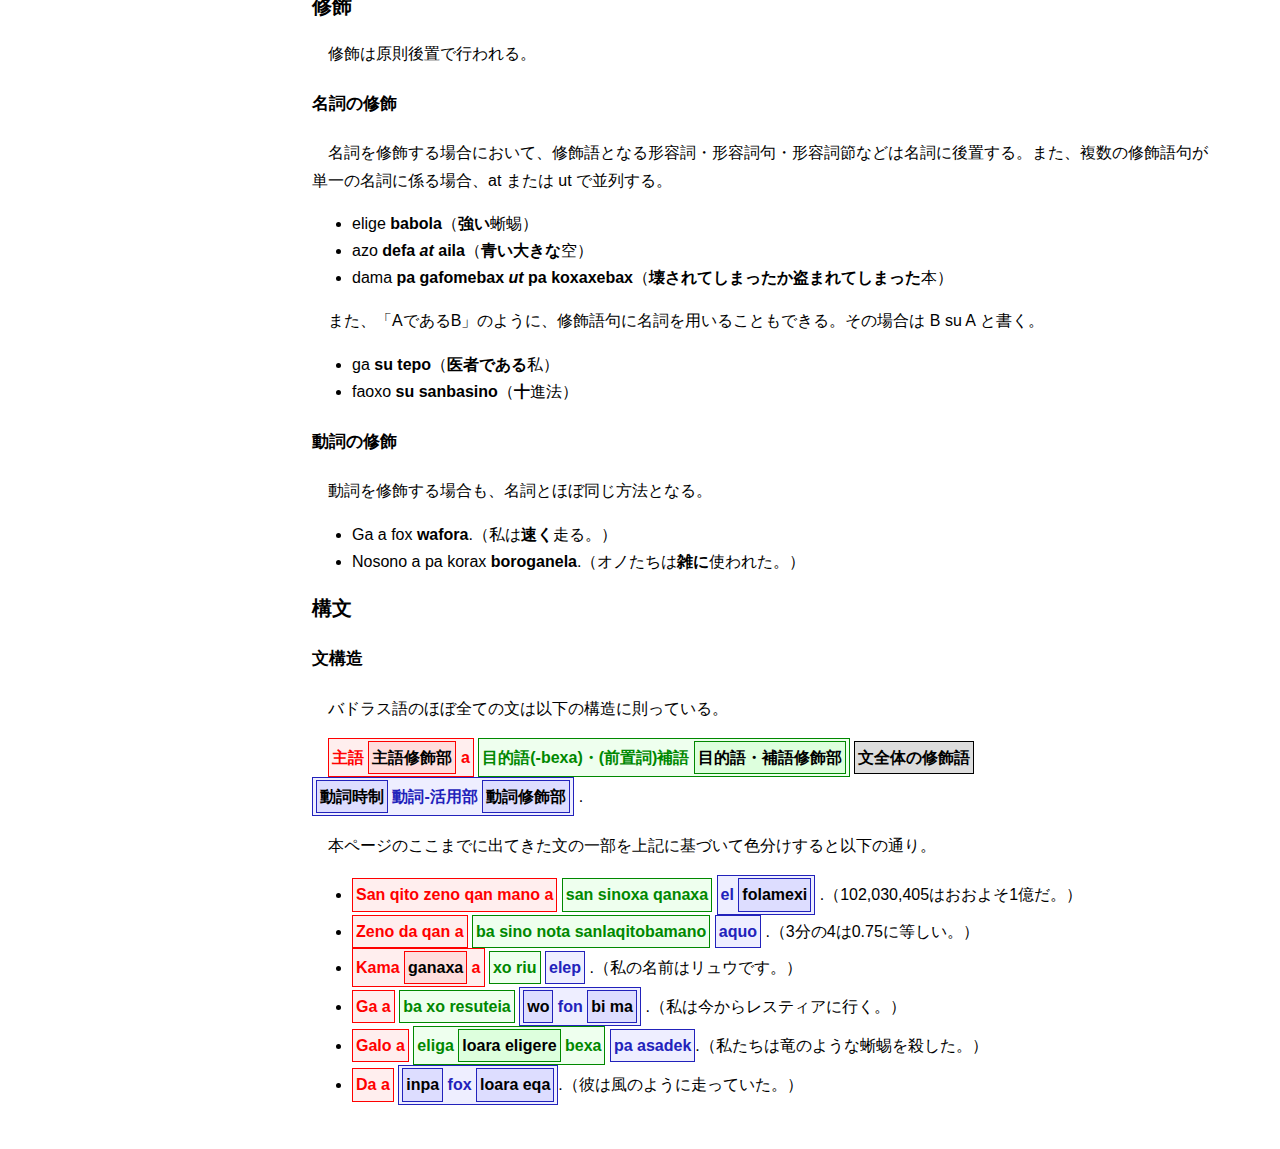
<file: item_1/バドラス語.html>
<!DOCTYPE html>
<html lang="ja">

<head>
  <meta charset="utf-8">
  <meta name="viewport" content="width=device-width, initial-scale=1, minimum-scale=1">
  <title>バドラス語 | 架空世界Wiki</title>
  <link rel="stylesheet" href="../layout/main.css">
</head>

<body>
  <div class="main_menu">
    <input type="checkbox" id="main_menu_trigger"/>
    <label for="main_menu_trigger" class="main_menu_label"><span></span></label>
    <p>架空世界Wiki</p>
    <ul class="main_menu_list">
      <li><a href="../index.html">メインページ</a></li>
      <li><a href="../world1_index.html">第一世界</a></li>
      <li><a href="../world2_index.html">第二世界</a></li>
    </ul>
  </div>

  <div class="container">
    <div class="side_menu">
      <h4>目次</h4>
      <ul>
        <li><a href="">ページ先頭</a></li>
        <li><a href="#1">音声</a></li>
        <ul>
          <li><a href="#1-1">子音</a></li>
          <li><a href="#1-2">母音</a></li>
        </ul>
        <li><a href="#2">文字</a></li>
        <ul>
          <li><a href="#2-1">バドラス文字</a></li>
          <li><a href="#2-1">竜文字での表記</a></li>
          <li><a href="#2-3">字母の名称</a></li>
        </ul>
        <li><a href="#3">数体系</a></li>
        <ul>
          <li><a href="#3-1">数詞</a></li>
          <li><a href="#3-2">序数詞</a></li>
          <li><a href="#3-3">基数詞</a></li>
          <li><a href="#3-4">数字表記</a></li>
          <li><a href="#3-5">大数</a></li>
          <li><a href="#3-6">小数</a></li>
          <li><a href="#3-7">分数</a></li>
        </ul>
        <li><a href="#4">文法</a></li>
        <ul>
          <li><a href="#4-1">名詞</a></li>
          <ul>
            <li><a href="#4-1-1">名詞界</a></li>
            <li><a href="#4-1-2">名詞の活用</a></li>
            <li><a href="#4-1-3">前置詞</a></li>
            <li><a href="#4-1-4">固有名詞化</a></li>
            <li><a href="#4-1-5">比喩</a></li>
            <li><a href="#4-1-6">代名詞</a></li>
          </ul>
          <li><a href="#4-2">動詞</a></li>
          <ul>
            <li><a href="#4-2-1">時制</a></li>
            <li><a href="#4-2-2">活用</a></li>
            <li><a href="#4-2-3">頻度</a></li>
            <li><a href="#4-2-4">敬語表現</a></li>
          </ul>
          <li><a href="#4-3">修飾</a></li>
          <ul>
            <li><a href="#4-3-1">名詞の修飾</a></li>
            <li><a href="#4-3-2">動詞の修飾</a></li>
          </ul>
          <li><a href="#4-4">構文</a></li>
          <ul>
            <li><a href="#4-4-1">文構造</a></li>
            <li><a href="#4-4-2">否定文</a></li>
            <li><a href="#4-4-3">疑問文</a></li>
            <li><a href="#4-4-4">複雑な構文</a></li>
          </ul>
        </ul>
      </ul>
    </div>

    <div class="document">
      <h1>バドラス語</h1>
      <p class="update_info">1314年1月1日 更新 (現実時間 : 2024年1月27日 更新)</p>

      <table class="infobox">
        <thead>
          <tr>
            <th colspan="2" style="background-color:#080;">バドラス語</th>
          </tr>
          <tr>
            <th colspan="2" style="background-color:#080;font-weight:400;font-size:92%;">anto badolamenaxa</th>
          </tr>
        </thead>
        <tbody>
          <tr>
            <th>使用地域</th>
            <td>
              <ul>
                <li>テネシス</li>
                <ul>
                  <li>バドラス山地付近</li>
                </ul>
              </ul>
            </td>
          </tr>
          <tr>
            <th>使用種族</th>
            <td>
              <ul>
                <li>人間</li>
                <ul>
                  <li>竜人族</li>
                  <ul>
                    <li>闇竜人族</li>
                    <ul>
                      <li>暗黒竜人族</li>
                      <ul>
                        <li>ホルンバドラス族</li>
                      </ul>
                    </ul>
                  </ul>
                </ul>
                <li>動物・魔物</li>
                <ul>
                  <li>竜種</li>
                  <ul>
                    <li>闇竜族</li>
                    <ul>
                      <li>暗黒竜</li>
                      <ul>
                        <li>ホルンバドラス族</li>
                      </ul>
                    </ul>
                  </ul>
                </ul>
              </ul>
            </td>
          </tr>
          <tr>
            <th>話者数</th>
            <td>
              母語話者 : 150(人)<br>
              総話者 : 180(人)
            </td>
          </tr>
          <tr>
            <th>言語系統</th>
            <td>
              <ul>
                <li>人族語</li>
                <ul>
                  <li>竜人語族</li>
                  <ul>
                    <li>ドラグナ語派</li>
                    <ul>
                      <li>トルマ語</li>
                      <ul>
                        <li>テネシス・トルマ語</li>
                        <ul>
                          <li>バドラス語</li>
                        </ul>
                      </ul>
                    </ul>
                  </ul>
                </ul>
              </ul>
            </td>
          </tr>
          <tr>
            <th>表記体系</th>
            <td>バドラス文字、<a>竜文字</a></td>
          </tr>
        </tbody>
      </table>

      <p><b>バドラス語</b>（anto badolamenaxa、発音 : <span class="ipa">/anto&#x02D0;&nbsp;badolamena&#x0283;a/</span>、<a>メギン語</a> : Ont e Badlasa）は、<a>北大陸</a>（ノースメギンランド）の<a>テネシス</a>北部に位置する<a>バドラス山地</a>付近で、<a>闇属性</a>の<a>竜人族</a>および<a>竜種</a>（<a>ホルンバドラス族</a>）が使用している。竜人族語標準言語である<a>トルマ語</a>の方言だと考えられている。</p>

      <p>前述の通り、限られた地域に居住する一種族のみしか使用しておらず、そもそも闇属性の竜人族自体が希少であるため、話者数は非常に少ない。</p>
      
      <h2 id="1">音声</h2>

      <h3 id="1-1">子音</h3>

      <table class="item_table pronoun">
        <thead>
          <tr>
            <th></th>
            <th><a href="https://ja.wikipedia.org/wiki/両唇音">両唇</a></th>
            <th><a href="https://ja.wikipedia.org/wiki/唇歯音">唇歯</a></th>
            <th><a href="https://ja.wikipedia.org/wiki/歯音">歯音</a></th>
            <th><a href="https://ja.wikipedia.org/wiki/歯茎音">歯茎</a></th>
            <th><a href="https://ja.wikipedia.org/wiki/後部歯茎音">後部歯茎</a></th>
            <th><a href="https://ja.wikipedia.org/wiki/硬口蓋音">硬口蓋</a></th>
            <th><a href="https://ja.wikipedia.org/wiki/両唇硬口蓋音">両唇硬口蓋</a></th>
            <th><a href="https://ja.wikipedia.org/wiki/軟口蓋音">軟口蓋</a></th>
            <th><a href="https://ja.wikipedia.org/wiki/両唇軟口蓋音">両唇軟口蓋</a></th>
            <th><a href="https://ja.wikipedia.org/wiki/口蓋垂音">口蓋垂</a></th>
            <th><a href="https://ja.wikipedia.org/wiki/咽頭音">咽頭</a></th>
            <th><a href="https://ja.wikipedia.org/wiki/声門音">声門</a></th>
          </tr>
        </thead>
        <tbody>
          <tr>
            <th><a href="https://ja.wikipedia.org/wiki/破裂音">破裂音</a></th>
            <td>p b</td>
            <td></td>
            <td></td>
            <td>t d</td>
            <td></td>
            <td></td>
            <td></td>
            <td>k &#x0261;</td>
            <td></td>
            <td>q</td>
            <td></td>
            <td></td>
          </tr>
          <tr>
            <th><a href="https://ja.wikipedia.org/wiki/鼻音">鼻音</a></th>
            <td>m</td>
            <td></td>
            <td></td>
            <td>n</td>
            <td></td>
            <td></td>
            <td></td>
            <td></td>
            <td></td>
            <td></td>
            <td></td>
            <td></td>
          </tr>
          <tr>
            <th><a href="https://ja.wikipedia.org/wiki/ふるえ音">ふるえ音</a></th>
            <td></td>
            <td></td>
            <td></td>
            <td></td>
            <td></td>
            <td></td>
            <td></td>
            <td></td>
            <td></td>
            <td></td>
            <td></td>
            <td></td>
          </tr>
          <tr>
            <th><a href="https://ja.wikipedia.org/wiki/はじき音">はじき音</a></th>
            <td></td>
            <td></td>
            <td></td>
            <td></td>
            <td></td>
            <td></td>
            <td></td>
            <td></td>
            <td></td>
            <td></td>
            <td></td>
            <td></td>
          </tr>
          <tr>
            <th><a href="https://ja.wikipedia.org/wiki/摩擦音">摩擦音</a></th>
            <td></td>
            <td>f</td>
            <td></td>
            <td>s z</td>
            <td><span class="ipa">&#x0283;</span></td>
            <td></td>
            <td></td>
            <td></td>
            <td></td>
            <td></td>
            <td></td>
            <td></td>
          </tr>
          <tr>
            <th><a href="https://ja.wikipedia.org/wiki/接近音">接近音</a></th>
            <td></td>
            <td></td>
            <td></td>
            <td><span class="ipa">&#x0279;</span></td>
            <td></td>
            <td></td>
            <td></td>
            <td></td>
            <td>w</td>
            <td></td>
            <td></td>
            <td></td>
          </tr>
          <tr>
            <th><a href="https://ja.wikipedia.org/wiki/側面音">側面接近音</a></th>
            <td></td>
            <td></td>
            <td></td>
            <td>l</td>
            <td></td>
            <td></td>
            <td></td>
            <td></td>
            <td></td>
            <td></td>
            <td></td>
            <td></td>
          </tr>
        </tbody>
      </table>

      <p>記号が2つ並んでいるものは、左が無声音、右が有声音。</p>

      <h3 id="1-2">母音</h3>

      <table class="item_table pronoun">
        <thead>
          <tr>
            <th></th>
            <th><a href="https://ja.wikipedia.org/wiki/前舌母音">前舌</a></th>
            <th><a href="https://ja.wikipedia.org/wiki/中舌母音">中舌</a></th>
            <th><a href="https://ja.wikipedia.org/wiki/後舌母音">後舌</a></th>
          </tr>
        </thead>
        <tbody>
          <tr>
            <th><a href="https://ja.wikipedia.org/wiki/狭母音">狭</a></th>
            <td>i</td>
            <td></td>
            <td>u</td>
          </tr>
          <tr>
            <th><a href="https://ja.wikipedia.org/wiki/半狭母音">半狭</a></th>
            <td>e</td>
            <td></td>
            <td>o</td>
          </tr>
          <tr>
            <th>中央</th>
            <td></td>
            <td></td>
            <td></td>
          </tr>
          <tr>
            <th><a href="https://ja.wikipedia.org/wiki/半広母音">半広</a></th>
            <td></td>
            <td></td>
            <td></td>
          </tr>
          <tr>
            <th><a href="https://ja.wikipedia.org/wiki/広母音">広</a></th>
            <td>a</td>
            <td></td>
            <td></td>
          </tr>
        </tbody>
      </table>

      <h2 id="2">文字</h2>

      <p>バドラス語は独自の文字である<b>バドラス文字</b>を用いて表記される。バドラス文字では母音は子音を表す文字に付随する部分として表現される。また、同地域に生息する竜種が人化した際に用いることもあるため、竜文字でも表記可能である。</p>

      <!-- TODO : バドラス文字フォント作成と、各文字と発音の対応表の掲載 -->

      <p>なお、一般的なフォントにはバドラス文字のグリフは含まれないため、一般に便宜的に発音を表すラテン文字で表記する。また、表現を簡便にするため、&#x0261; を g 、<span class="ipa">&#x0279;</span> を r 、<span class="ipa">&#x0283;</span> を x と書くことが多い。</p>

      <h2 id="3">数体系</h2>

      <p>バドラス語の数体系は、主に百進法と十進法の混在に加え、五十進法も一部で用いている。全て規則的に記述できるので分かりやすい。</p>

      <h3 id="3-1">数詞</h3>

      <p>以下にバドラス語の0以上100万以下の整数を表す数詞の一部を示す。</p>

      <table class="item_table">
        <thead>
          <tr><th>数</th><th>数詞</th></tr>
        </thead>
        <tbody>
          <tr><th>0</th><td>sino</td></tr>
          <tr><th>1</th><td>san</td></tr>
          <tr><th>2</th><td>qito</td></tr>
          <tr><th>3</th><td>zeno</td></tr>
          <tr><th>4</th><td>qan</td></tr>
          <tr><th>5</th><td>mano</td></tr>
          <tr><th>6</th><td>soto</td></tr>
          <tr><th>7</th><td>xito</td></tr>
          <tr><th>8</th><td>zan</td></tr>
          <tr><th>9</th><td>peto</td></tr>
          <tr><th>10</th><td>sanbasino</td></tr>
          <tr><th>11</th><td>sanbasan</td></tr>
          <tr><th>12</th><td>sanbaqito</td></tr>
          <tr><th>13</th><td>sanbazeno</td></tr>
          <tr><th>14</th><td>sanbaqan</td></tr>
          <tr><th>15</th><td>sanbamano</td></tr>
          <tr><th>16</th><td>sanbasoto</td></tr>
          <tr><th>17</th><td>sanbaxito</td></tr>
          <tr><th>18</th><td>sanbazan</td></tr>
          <tr><th>19</th><td>sanbapeto</td></tr>
          <tr><th>20</th><td>qitobasino</td></tr>
          <tr><th>21</th><td>qitobasan</td></tr>
          <tr><th>22</th><td>qitobaqito</td></tr>
          <tr><th>23</th><td>qitobazeno</td></tr>
          <tr><th>24</th><td>qitobaqan</td></tr>
          <tr><th>25</th><td>qitobamano</td></tr>
          <tr><th>26</th><td>qitobasoto</td></tr>
          <tr><th>27</th><td>qitobaxito</td></tr>
          <tr><th>28</th><td>qitobazan</td></tr>
          <tr><th>29</th><td>qitobapeto</td></tr>
          <tr><th>30</th><td>zenobasino</td></tr>
          <tr><th>31</th><td>zenobasan</td></tr>
          <tr><th>32</th><td>zenobaqito</td></tr>
          <tr><th>40</th><td>qanbasino</td></tr>
          <tr><th>50</th><td>sanlasino</td></tr>
          <tr><th>51</th><td>sanlasan</td></tr>
          <tr><th>52</th><td>sanlaqito</td></tr>
          <tr><th>60</th><td>sanlasanbasino</td></tr>
          <tr><th>61</th><td>sanlasanbasan</td></tr>
          <tr><th>62</th><td>sanlasanbaqito</td></tr>
          <tr><th>70</th><td>sanlaqitobasino</td></tr>
          <tr><th>71</th><td>sanlaqitobasan</td></tr>
          <tr><th>72</th><td>sanlaqitobaqito</td></tr>
          <tr><th>80</th><td>sanlazenobasino</td></tr>
          <tr><th>81</th><td>sanlazenobasan</td></tr>
          <tr><th>82</th><td>sanlazenobaqito</td></tr>
          <tr><th>90</th><td>sanlaqanbasino</td></tr>
          <tr><th>91</th><td>sanlaqanbasan</td></tr>
          <tr><th>92</th><td>sanlaqanbaqito</td></tr>
          <tr><th>100</th><td>san sino</td></tr>
          <tr><th>101</th><td>san san</td></tr>
          <tr><th>102</th><td>san qito</td></tr>
          <tr><th>200</th><td>qito sino</td></tr>
          <tr><th>201</th><td>qito san</td></tr>
          <tr><th>202</th><td>qito qito</td></tr>
          <tr><th>300</th><td>zeno sino</td></tr>
          <tr><th>400</th><td>qan sino</td></tr>
          <tr><th>500</th><td>mano sino</td></tr>
          <tr><th>600</th><td>soto sino</td></tr>
          <tr><th>700</th><td>xito sino</td></tr>
          <tr><th>800</th><td>zan sino</td></tr>
          <tr><th>900</th><td>peto sino</td></tr>
          <tr><th>1,000</th><td>sanbasino sino</td></tr>
          <tr><th>2,000</th><td>qitobasino sino</td></tr>
          <tr><th>10,000</th><td>san sino sino</td></tr>
          <tr><th>100,000</th><td>sanbasino sino sino</td></tr>
          <tr><th>739,125</th><td>sanlaqitobazeno sanlaqanbasan qitobamano</td></tr>
          <tr><th>1,000,000</th><td>san sino sino sino</td></tr>
        </tbody>
      </table>

      <p>バドラス語では数を十進法で考えるが、百進法の方法で一の位から2桁または1桁ずつに区切って表現する。</p>
      <p>0以上49以下は十進法で、「十の位の数 -ba- 一の位の数」とする。十の位の数が0のときは -ba- 以前は省略する。</p>
      <p>50以上99以下は五十進法と十進法の複合で、「sanla- (十の位の数-5) -ba- 一の位の数」とする。十の位の数が5のときは、 sanla- の次節から -ba- までを省略する。</p>

      <ul>
        <li>sanlazenobazeno（50＋10×3＋3＝83）</li>
        <li>zeno peto sanlasino（3×100×100＋9×100＋50＋0＝30,950）</li>
      </ul>

      <p>なお2桁または1桁に区切った際に0または00になった場合でも、この部分を省略することはできない。</p>

      <ul>
        <li>san sino sanbasan（1×100×100＋0×100＋1×10＋1＝10,011）</li>
        <li>sanlaqitobapeto sino sino（{50＋2×10＋9}×100×100＋0×100＋0＝790,000）</li>
      </ul>

      <h3 id="3-2">序数詞</h3>

      <p>序数詞を表現するときは、数詞末尾の単語に接尾辞 -xi をつける。数詞末尾が n であるときのみ、-axi をつける。なおこのとき、序数詞がついた名詞は単数扱いとなる。</p>

      <ul>
        <li>noko zenoxi（3番目の人）</li>
        <li>eligere san sanaxi（101番目の竜）</li>
      </ul>

      <h3 id="3-3">基数詞</h3>

      <p>基数詞を表現するときは、数詞末尾の単語に接尾辞 -xu をつける。数詞末尾が n であるときのみ、-ixu をつける。基数詞は修飾として最も被修飾名詞に近い位置に置かれる。</p>

      <ul>
        <li>dama sanixu（1冊の本）</li>
        <li>dama sanixu mami（1冊の大きな本）</li>
        <li>dama sanixu ganaxa（私の1冊の本）</li>
        <li>damaxada zenoxu（3冊の本）</li>
        <li>damaxada san sinoxu（100冊の本）</li>
      </ul>

      <h3 id="3-4">数字表記</h3>

      <p>バドラス文字には数字は含まれていないので、数を表現するときはバドラス語で記載するか、メギン語の数字を借用する。</p>

      <h3 id="3-5">大数</h3>

      <p>バドラス語の数詞は通常の方法で幾らでも桁数を増やすことが可能だが、あまりにも桁数が大きくなった場合には、sino に接尾辞 -xa を付け、後ろにこちらも接尾辞 -xa を付けた、sino の繰り返し回数を表す数詞を繋げることで、sino の羅列を短縮できる。なお、数詞末尾が n の場合は -axa を付ける。</p>

      <ul>
        <li>san sino sino sino sino sino sino（1,000,000,000,000、1兆）</li>
        <li>san sinoxa sotoxa（1×100<sup>6</sup>、1兆）</li>
      </ul>

      <p>この表現は数詞の中盤にも使うことができるが、あまり一般的ではない。また、概数として表現するときにも用いる。</p>

      <ul>
        <li>san sino sino sino sino sanbasan sino sino sino（10,000,000,011,000,000）</li>
        <li>san sinoxa qanaxa sanbasan sinoxa zenoxa（1×100<sup>4</sup>×100<sup>3+1</sup>＋11×100<sup>3</sup>）</li>
      </ul>

      <ul>
        <li>San qito zeno qan mano a <b>san sinoxa qanaxa</b> el folamexi.（102,030,405はおおよそ <b>1億</b> だ。）</li>
      </ul>

      <h3 id="3-6">小数</h3>

      <p>小数第一位以下の各位は、より大きな位から2桁ずつに分けて、通常の数詞と同じように表現する。また、小数点の位置は nota で示す。なお、小数部の桁数が奇数の場合は、末尾に0を1桁追加し、偶数桁にしてから変換する。</p>

      <ul>
        <li>zeno nota sanbaqan sanbamano sanlaqanbaqito（3.141592）</li>
        <li>san sanlasino nota mano zenobasino（110.053 または 110.0530）</li>
      </ul>

      <h3 id="3-7">分数</h3>

      <p>分数は「分子 da 分母」の順に書く。</p>

      <ul>
        <li>zeno da qan（3分の4）</li>
        <li>Zeno da qan a ba sino nota sanlaqitobamano aquo.（3分の4は0.75に等しい。）</li>
      </ul>

      <h2 id="4">文法</h2>

      <h3 id="4-1">名詞</h3>

      <h4 id="4-1-1">名詞界</h4>

      <p>バドラス語の名詞はその単複の形によって、以下に示す複数の界に分類される。なお、不規則な活用をするものもあるが、それらは最後に示す「不定界」に属することになる。なお、名詞は全て母音で終わる。また、修飾で複数の界に跨った場合、複数形はより優先度の高い界のものを用いる。</p>

      <h5>I - 自然界</h5>

      <p>自然界の名詞にはその名の通り、地面、川、海、山、空などの自然地形や、動物、植物などの生物、雨、風、雷などの気象現象、太陽、月などの天体など、人間が作り出したものではない自然物が属する。動植物由来となる食物も調理によらず自然界となるが、「スープ」など何からできているか明示が無い場合は人工界に入る。</p>

      <p>自然界に属する名詞は、単数形末尾の母音を -V として、末尾に -mV を付けて複数形とする。</p>

      <table class="item_table">
        <thead>
          <tr>
            <th>日本語訳</th>
            <th>単数形</th>
            <th>複数形</th>
          </tr>
        </thead>
        <tbody>
          <tr>
            <th>川</th>
            <td>fona</td>
            <td>fonama</td>
          </tr>
          <tr>
            <th>人</th>
            <td>noko</td>
            <td>nokomo</td>
          </tr>
          <tr>
            <th>空</th>
            <td>azo</td>
            <td>azomo</td>
          </tr>
          <tr>
            <th>太陽</th>
            <td>maxa</td>
            <td>maxama</td>
          </tr>
        </tbody>
      </table>

      <h5>II - 人工界</h5>

      <p>人工界の名詞には、家、塔などの建造物や施設、ハサミ、オノ、ハンマーなどの道具類、その他人工物が属する。</p>

      <p>人工界に属する名詞は、単数形末尾の音節を -CV として、末尾に -sVCV を付けて複数形とする。</p>
      
      <table class="item_table">
        <thead>
          <tr>
            <th>日本語訳</th>
            <th>単数形</th>
            <th>複数形</th>
          </tr>
        </thead>
        <tbody>
          <tr>
            <th>家</th>
            <td>kopa</td>
            <td>kopasapa</td>
          </tr>
          <tr>
            <th>オノ</th>
            <td>no</td>
            <td>nosono</td>
          </tr>
          <tr>
            <th>紙</th>
            <td>sita</td>
            <td>sitasata</td>
          </tr>
          <tr>
            <th>馬車<sup>1</sup></th>
            <td><b>balu</b> eloronaxa</td>
            <td><b>balusolu</b> eloronaxa</td>
          </tr>
        </tbody>
      </table>

      <ol>
        <li>「馬の車」の意。ここでの「車」は荷車のこと。</li>
      </ol>

      <h5>III - 術界</h5>

      <p>術界の名詞には、魔法、薬学、考古学などの学術的な分野に関係するものが属する。本は人工界と二重に属するためやや特殊な活用をする。</p>

      <p>術界に属する名詞は、単数形末尾の母音を -V として、末尾に -xodV を付けて複数形とする。</p>

      <table class="item_table">
        <thead>
          <tr>
            <th>日本語訳</th>
            <th>単数形</th>
            <th>複数形</th>
          </tr>
        </thead>
        <tbody>
          <tr>
            <th>火属性魔法<sup>1</sup></th>
            <td><b>ani</b> baboxa</td>
            <td><b>anixodi</b> baboxa</td>
          </tr>
          <tr>
            <th>回復薬<sup>2</sup></th>
            <td><b>defo</b> ki qogano</td>
            <td><b>defoxodo</b> ki qogano</td>
          </tr>
          <tr>
            <th>歴史</th>
            <td>gonaxa</td>
            <td>gonaxaxoda</td>
          </tr>
          <tr>
            <th>本</th>
            <td>dama</td>
            <td>damaxada<sup>3</sup></td>
          </tr>
        </tbody>
      </table>

      <ol>
        <li>「火属性の」は形容詞なので所有格接尾辞 -naxa がつかない。</li>
        <li>「回復のための薬」の意。</li>
        <li>人工界なら「damasada」、術界なら「damaxoda」になるはずだが、「本」はこのいずれにも属すため中間的な活用をする。このように中間的な活用をする語の活用規則については次の「名詞の活用」を参照。</li>
      </ol>

      <h5>IV - 神聖界</h5>

      <p>神聖界の名詞には、神や天使、神獣等、神聖な分野の言葉が属する。宗教関係の言葉が多い。</p>
      
      <p>神聖界に属する名詞は、単数形の末尾から2音節を -C<sub>1</sub>V<sub>1</sub>C<sub>2</sub>V<sub>2</sub> として、末尾に -rV<sub>1</sub>V<sub>2</sub> を付けて複数形とする。1音節しかない場合は -rV<sub>2</sub>V<sub>2</sub> とする。</p>

      <table class="item_table">
        <thead>
          <tr>
            <th>日本語訳</th>
            <th>単数形</th>
            <th>複数形</th>
          </tr>
        </thead>
        <tbody>
          <tr>
            <th>神</th>
            <td>riqa</td>
            <td>riqaria</td>
          </tr>
          <tr>
            <th>天使</th>
            <td>rona</td>
            <td>ronaroa</td>
          </tr>
          <tr>
            <th>教会<sup>1</sup></th>
            <td><b>kopa</b> riqanaxa</td>
            <td><b>koparoa</b><sup>2</sup> riqanaxa</td>
          </tr>
          <tr>
            <th>教典<sup>1</sup></th>
            <td><b>dama</b> riqanaxa</td>
            <td><b>damaraa</b><sup>2</sup> riqanaxa</td>
          </tr>
        </tbody>
      </table>

      <ol>
        <li>「神の～」の意。</li>
        <li>人工界や術界よりも神聖界の方が優先度が高いため、神聖界の活用になっている。</li>
      </ol>
      
      <h5>V - 不定界</h5>

      <p>不定界に属する名詞は、上記4つの界の活用のいずれにも属さない不規則変化をするものである。以下にその一例を示す。</p>

      <table class="item_table">
        <thead>
          <tr>
            <th>日本語訳</th>
            <th>単数形</th>
            <th>複数形</th>
          </tr>
        </thead>
        <tbody>
          <tr>
            <th>朝<sup>1</sup></th>
            <td>dami</td>
            <td>dami</td>
          </tr>
          <tr>
            <th>サメ<sup>2</sup></th>
            <td>salo</td>
            <td>salolo</td>
          </tr>
          <tr>
            <th>世界樹<sup>3</sup></th>
            <td><b>boi</b> riqanaxa sasonaxa</td>
            <td><b>borixia</b> riqanaxa sasonaxa</td>
          </tr>
        </tbody>
      </table>

      <ol>
        <li>自然界名詞なら「damimi」となるはずだが、複数形が単数形と同型になる。この活用をするのはこの単語のみ。</li>
        <li>自然界名詞なら「salomo」となるはずだが、最終音節が反復されている。他にもいくつかの単語がこの活用をする。</li>
        <li>「世界の神の木」の意。「世界」は人工界、「神」は神聖界、「木」は自然界に属するため不安定な活用になる。</li>
      </ol>

      <h4 id="4-1-2">名詞の活用</h4>

      <p>ここでは、前述の4つの界（不定界以外）のうち2つに属した名詞の活用について示す。</p>

      <table class="item_table">
        <thead>
          <tr>
            <th></th>
            <th>自然界</th>
            <th>人工界</th>
            <th>術界</th>
            <th>神聖界</th>
          </tr>
        </thead>
        <tbody>
          <tr>
            <th>自然界（-mV）</th>
            <th></th>
            <td>-mVCV</td>
            <td>-xomV</td>
            <td>-mV<sub>1</sub>V<sub>2</sub></td>
          </tr>
          <tr>
            <th>人工界（-sVCV）</th>
            <th></th>
            <th></th>
            <td>-xVdV</td>
            <td>-rV<sub>1</sub>C<sub>2</sub>V<sub>2</sub></td>
          </tr>
          <tr>
            <th>術界（-xodV）</th>
            <th></th>
            <th></th>
            <th></th>
            <td>-xV<sub>1</sub>dV<sub>2</sub></td>
          </tr>
          <tr>
            <th>神聖界（-rv<sub>1</sub>V<sub>2</sub>）</th>
            <th></th>
            <th></th>
            <th></th>
            <th></th>
          </tr>
        </tbody>
      </table>

      <h5>界の優先順位</h5>

      <p>修飾で名詞句に複数の界の名詞が入った場合、より優先順位の高い方から、神聖界、術界、人工界、自然界の順番に複数形の活用方法が適用される。ただし、稀に不定界に属するような不規則な活用をすることもある。</p>

      <h4 id="4-1-3">前置詞</h4>

      <p>バドラス語の前置詞は以下の通り。</p>

      <table class="item_table">
        <thead>
          <tr>
            <th>日本語での表現</th>
            <th>バドラス語</th>
            <th>英語での表現</th>
          </tr>
        </thead>
        <tbody>
          <tr>
            <th>Aの内部</th>
            <td>i A</td>
            <td>in A</td>
          </tr>
          <tr>
            <th>Aの外部</th>
            <td>u A</td>
            <td>outside A / outside of A</td>
          </tr>
          <tr>
            <th>Aの上</th>
            <td>go A</td>
            <td>upon A / above A</td>
          </tr>
          <tr>
            <th>Aの下</th>
            <td>uo A</td>
            <td>under A / below A</td>
          </tr>
          <tr>
            <th>Aの前</th>
            <td>ho A</td>
            <td>before A / in front of A</td>
          </tr>
          <tr>
            <th>Aの後ろ</th>
            <td>ro A</td>
            <td>after A / behind A</td>
          </tr>
          <tr>
            <th>Aの近く</th>
            <td>nila A</td>
            <td>by A / about A</td>
          </tr>
          <tr>
            <th>Aの周り</th>
            <td>loxo A</td>
            <td>around A</td>
          </tr>
          <tr>
            <th>Aを越えて</th>
            <td>ge A</td>
            <td>over A</td>
          </tr>
          <tr>
            <th>Aの上に（接触）</th>
            <td>pa A</td>
            <td>on A</td>
          </tr>
          <tr>
            <th>Aに（点、地点）</th>
            <td>tena A</td>
            <td>at A</td>
          </tr>
          <tr>
            <th>Aの側に</th>
            <td>bero A</td>
            <td>beside A / near A</td>
          </tr>
          <tr>
            <th>Aの中へ</th>
            <td>ia A</td>
            <td>into A</td>
          </tr>
          <tr>
            <th>Aの外へ</th>
            <td>oa A</td>
            <td>out of A</td>
          </tr>
          <tr>
            <th>Aを通って</th>
            <td>kono A</td>
            <td>through A</td>
          </tr>
          <tr>
            <th>Aに向かって</th>
            <td>ba A</td>
            <td>toward A / to A / for A</td>
          </tr>
          <tr>
            <th>Aから</th>
            <td>bi A</td>
            <td>from A</td>
          </tr>
          <tr>
            <th>AとBとの間</th>
            <td>dato A at B</td>
            <td>between A and B</td>
          </tr>
          <tr>
            <th>AでVする</th>
            <td>V xe A</td>
            <td>V with A</td>
          </tr>
        </tbody>
      </table>

      <h4 id="4-1-4">固有名詞化</h4>

      <p>名詞は前に xo を置くことで固有名詞であることを明示できる。通常人名や地名に対して用いる。</p>

      <ul>
        <li>Kama ganaxa a <b>xo riu</b> elep.（私の名前は<b>リュウ</b>です。）</li>
        <li>Ga a ba <b>xo resuteia</b> wo fon bi ma.（私は今から<b>レスティア</b>[発音 : レステイア]に行く。）</li>
      </ul>

      <h4 id="4-1-5">比喩</h4>

      <p>バドラス語では、「～のような」などの比喩表現を、前置詞 loara で明示する。なお、直喩が一般に用いられるが、暗喩との区別はない。</p>

      <ul>
        <li>Galo a eliga <b>loara eligere</b> bexa pa asadek.（私たちは<b>竜のような</b>蜥蜴を殺した。）</li>
        <li>Da a inpa fox <b>loara eqa</b>.（彼は<b>風のように</b>走っていた。）</li>
      </ul>
      
      <h4 id="4-1-6">代名詞</h4>

      <h5>人称代名詞</h5>

      <p>人称代名詞には主格と所有格、目的格がある。</p>

      <table class="item_table">
        <thead>
          <tr>
            <th>人称と単複</th>
            <th>主格</th>
            <th>所有格</th>
            <th>目的格</th>
          </tr>
        </thead>
        <tbody>
          <tr>
            <th>一人称単数</th>
            <td>ga</td>
            <td>ganaxa</td>
            <td>gabexa</td>
          </tr>
          <tr>
            <th>一人称複数</th>
            <td>galo</td>
            <td>galonaxa</td>
            <td>galobexa</td>
          </tr>
          <tr>
            <th>二人称単数</th>
            <td>za</td>
            <td>zanaxa</td>
            <td>zabexa</td>
          </tr>
          <tr>
            <th>二人称複数</th>
            <td>zalo</td>
            <td>zalonaxa</td>
            <td>zalobexa</td>
          </tr>
          <tr>
            <th>三人称単数</th>
            <td>da</td>
            <td>danaxa</td>
            <td>dabexa</td>
          </tr>
          <tr>
            <th>三人称複数</th>
            <td>dalo / dalaxa</td>
            <td>dalonaxa</td>
            <td>dalobexa</td>
          </tr>
        </tbody>
      </table>

      <h5>指示代名詞</h5>

      <table class="item_table">
        <thead>
          <tr>
            <th>称</th>
            <th>事物（-の / -れ）</th>
            <th>場所（-(そ)こ）</th>
            <th>方角（-ちら）</th>
          </tr>
        </thead>
        <tbody>
          <tr>
            <th>近称（こ-）</th>
            <td>gi</td>
            <td>gila</td>
            <td>gipa</td>
          </tr>
          <tr>
            <th>中称（そ-）</th>
            <td>zi</td>
            <td>zila</td>
            <td>zipa</td>
          </tr>
          <tr>
            <th>遠称（あ-）</th>
            <td>di</td>
            <td>dila</td>
            <td>dipa</td>
          </tr>
          <tr>
            <th>不定称（ど-）</th>
            <td>pi</td>
            <td>pila</td>
            <td>pipa</td>
          </tr>
        </tbody>
      </table>

      <h3 id="4-2">動詞</h3>

      <p>バドラス語の動詞は、以下に示す規則に則って活用・変化し、文中で使用される。また、全ての動詞は子音で終わる。</p>

      <h4 id="4-2-1">時制</h4>

      <p>バドラス語の動詞には、過去、現在、未来の3つの時制、またそれぞれの進行相、完了相がある。このうち時制とその進行相は動詞の前置詞で表現し、完了相は動詞の接尾辞で表す。ただし、進行相と完了相は両立しない。</p>

      <p>なお、今後活用や時制変化等で該当するものが無い場合、<i>&phi;</i> と記載する。</p>

      <table class="item_table">
        <thead>
          <tr>
            <th></th>
            <th>非進行相</th>
            <th>進行相</th>
          </tr>
        </thead>
        <tbody>
          <tr>
            <th>過去</th>
            <td>pa</td>
            <td>inpa</td>
          </tr>
          <tr>
            <th>現在</th>
            <td><i>&phi;</i></td>
            <td>in</td>
          </tr>
          <tr>
            <th>未来</th>
            <td>wo</td>
            <td>inwo</td>
          </tr>
        </tbody>
      </table>

      <table class="item_table">
        <thead>
          <tr>
            <th></th>
            <th>あり</th>
            <th>なし</th>
          </tr>
        </thead>
        <tbody>
          <tr>
            <th>完了相</th>
            <td>-eb</td>
            <td><i>&phi;</i></td>
          </tr>
        </tbody>
      </table>

      <p>例 : kor（使う）</p>

      <table class="item_table">
        <thead>
          <tr>
            <th></th>
            <th>相なし</th>
            <th>進行相</th>
            <th>完了相</th>
          </tr>
        </thead>
        <tbody>
          <tr>
            <th>過去</th>
            <td>pa kor</td>
            <td>inpa kor</td>
            <td>pa koreb</td>
          </tr>
          <tr>
            <th>現在</th>
            <td>kor</td>
            <td>in kor</td>
            <td>koreb</td>
          </tr>
          <tr>
            <th>未来</th>
            <td>wo kor</td>
            <td>inwo kor</td>
            <td>wo koreb</td>
          </tr>
        </tbody>
      </table>

      <h4 id="4-2-2">活用</h4>

      <p>動詞には、時制による変化以外にも、受身、使役、可能、推量等の活用を接尾辞により行う方法がある。なお、適用する順番は時制による接尾辞に続いて、下表の上から下の順番となる。さらに、同じカテゴリーのものは両立できない。</p>

      <table class="item_table">
        <thead>
          <tr>
            <th colspan="2"></th>
            <th>あり</th>
            <th>なし</th>
          </tr>
        </thead>
        <tbody>
          <tr>
            <th rowspan="2">受身・使役</th>
            <th>受身（される）</th>
            <td>-ax</td>
            <td><i>&phi;</i></td>
          </tr>
          <tr>
            <th>使役（させる）</th>
            <td>-ix</td>
            <td><i>&phi;</i></td>
          </tr>
          <tr>
            <th rowspan="1">可能</th>
            <th>可能（できる）</th>
            <td>-az</td>
            <td><i>&phi;</i></td>
          </tr>
          <tr>
            <th rowspan="1">推量</th>
            <th>推量（だろう）</th>
            <td>-id</td>
            <td><i>&phi;</i></td>
          </tr>
          <tr>
            <th rowspan="3">可能性</th>
            <th>確実（絶対に～する）</th>
            <td>-ed</td>
            <td><i>&phi;</i></td>
          </tr>
          <tr>
            <th>断定（～に違いない、～するはずだ）</th>
            <td>-en</td>
            <td><i>&phi;</i></td>
          </tr>
          <tr>
            <th>弱い推測（かもしれない）</th>
            <td>-ad</td>
            <td><i>&phi;</i></td>
          </tr>
        </tbody>
      </table>

      <ul>
        <li>Ga a zabexa kor.（私はあなたを使う。）</li>
        <li>Ga a zabexa kor<b>ax</b>.（私はあなたに使わ<b>れる</b>。）</li>
        <li>Ga a zabexa kor<b>ix</b>.（私はあなたに使わ<b>せる</b>。）</li>
        <li>Ga a zabexa kor<b>az</b>.（私はあなたを使う<b>ことができる</b>。）</li>
        <li>Ga a zabexa kor<b>id</b>.（私はあなたを使う<b>だろう</b>。）</li>
        <li>Ga a zabexa kor<b>ed</b>.（私はあなたを<b>確実に</b>使う。）</li>
        <li>Ga a zabexa kor<b>en</b>.（私はあなたを使うに<b>違いない</b>。）</li>
        <li>Ga a zabexa kor<b>ad</b>.（私はあなたを使う<b>かもしれない</b>。）</li>
        <li>Ga a zabexa kor<b>axid</b>.（私はあなたを使わ<b>れるだろう</b>。）</li>
        <li>Ga a zabexa kor<b>ixaz</b>.（私はあなたを使わ<b>せることができる</b>。）</li>
        <li>Ga a zabexa kor<b>azid</b>.（私はあなたを使う<b>ことができるだろう</b>。）</li>
      </ul>

      <h4 id="4-2-3">頻度</h4>

      <p>動詞の後に tina を続け、後ろに時間や頻度を表現する語を置くことで、動詞の行為が行われる頻度を表現する。</p>

      <ul>
        <li>Ga a no bexa kor <b>tina ini</b>.（私はオノを<b>常に</b>使う。）</li>
        <li>Ga a no bexa kor <b>tina dafa</b>.（私はオノを<b>毎日</b>使う。）</li>
        <li>Ga a no bexa kor <b>tina dafa qito</b>.（私はオノを<b>2日に1回</b>使う。）</li>
        <li>Ga a no bexa kor <b>tina maxi</b>.（私はオノを<b>時々</b>使う。）</li>
        <li>Ga a no bexa kor <b>tina nito</b>.（私はオノを<b>まれに</b>使う。＝私はオノを<b>滅多に</b>使わ<b>ない</b>。）</li>
        <li>Ga a no bexa kor <b>tina duko</b>.（私はオノを<b>決して</b>使わない。）</li>
      </ul>

      <h4 id="4-2-4">敬語表現</h4>

      <p>バドラス語では接尾辞によって敬語表現（尊敬・謙譲・丁寧）を扱う。位置はここまでに上げた接尾辞の後で、必ず動詞の末端になる。</p>

      <table class="item_table">
        <thead>
          <tr>
            <th>敬語の種類</th>
            <th>接尾辞</th>
          </tr>
        </thead>
        <tbody>
          <tr>
            <th>尊敬語</th>
            <td>-at</td>
          </tr>
          <tr>
            <th>謙譲語</th>
            <td>-it</td>
          </tr>
          <tr>
            <th>丁寧語</th>
            <td>-ep</td>
          </tr>
        </tbody>
      </table>

      <ul>
        <li>Zalo a eligere zilo bexa pa asadek<b>at</b>.（あなたたちはその竜を殺し<b>なさっ</b>た。）</li>
        <li>Galo a ba zalobexa pa tol<b>it</b> late.（私たちはさっきあなた方に<b>申し上げ</b>た。）</li>
        <li>Eligere dilo a pa wiloteb<b>ep</b> zoxo.（あの竜は既に死んでしまい<b>まし</b>た。）</li>
      </ul>

      <h3 id="4-3">修飾</h3>

      <p>修飾は原則後置で行われる。</p>

      <h4 id="4-3-1">名詞の修飾</h4>

      <p>名詞を修飾する場合において、修飾語となる形容詞・形容詞句・形容詞節などは名詞に後置する。また、複数の修飾語句が単一の名詞に係る場合、at または ut で並列する。</p>

      <ul>
        <li>elige <b>babola</b>（<b>強い</b>蜥蜴）</li>
        <li>azo <b>defa <i>at</i> aila</b>（<b>青い大きな</b>空）</li>
        <li>dama <b>pa gafomebax <i>ut</i> pa koxaxebax</b>（<b>壊されてしまったか盗まれてしまった</b>本）</li>
      </ul>

      <p>また、「AであるB」のように、修飾語句に名詞を用いることもできる。その場合は B su A と書く。</p>

      <ul>
        <li>ga <b>su tepo</b>（<b>医者である</b>私）</li>
        <li>faoxo <b>su sanbasino</b>（<b>十</b>進法）</li>
      </ul>

      <h4 id="4-3-2">動詞の修飾</h4>

      <p>動詞を修飾する場合も、名詞とほぼ同じ方法となる。</p>

      <ul>
        <li>Ga a fox <b>wafora</b>.（私は<b>速く</b>走る。）</li>
        <li>Nosono a pa korax <b>boroganela</b>.（オノたちは<b>雑に</b>使われた。）</li>
      </ul>

      <h3 id="4-4">構文</h3>

      <h4 id="4-4-1">文構造</h4>

      <p>バドラス語のほぼ全ての文は以下の構造に則っている。</p>

      <p><span class="hl1">主語 <span class="hl2">主語修飾部</span> a</span> <span class="hl3">目的語(-bexa)・(前置詞)補語 <span class="hl4">目的語・補語修飾部</span></span> <span class="hl7">文全体の修飾語</span> <span class="hl5"><span class="hl6">動詞時制</span> 動詞-活用部 <span class="hl6">動詞修飾部</span></span> .</p>

      <p>本ページのここまでに出てきた文の一部を上記に基づいて色分けすると以下の通り。</p>

      <ul>
        <li><span class="hl1">San qito zeno qan mano a</span> <span class="hl3">san sinoxa qanaxa</span> <span class="hl5">el <span class="hl6">folamexi</span></span> .（102,030,405はおおよそ1億だ。）</li>
        <li><span class="hl1">Zeno da qan a</span> <span class="hl3">ba sino nota sanlaqitobamano</span> <span class="hl5">aquo</span> .（3分の4は0.75に等しい。）</li>
        <li><span class="hl1">Kama <span class="hl2">ganaxa</span> a</span> <span class="hl3">xo riu</span> <span class="hl5">elep</span> .（私の名前はリュウです。）</li>
        <li><span class="hl1">Ga a</span> <span class="hl3">ba xo resuteia</span> <span class="hl5"><span class="hl6">wo</span> fon <span class="hl6">bi ma</span></span> .（私は今からレスティアに行く。）</li>
        <li><span class="hl1">Galo a</span> <span class="hl3">eliga <span class="hl4">loara eligere</span> bexa</span> <span class="hl5">pa asadek</span>.（私たちは竜のような蜥蜴を殺した。）</li>
        <li><span class="hl1">Da a</span> <span class="hl5"><span class="hl6">inpa</span> fox <span class="hl6">loara eqa</span></span>.（彼は風のように走っていた。）</li>
      </ul>

      
    </div>
  </div>
</body>

</html>
</file>
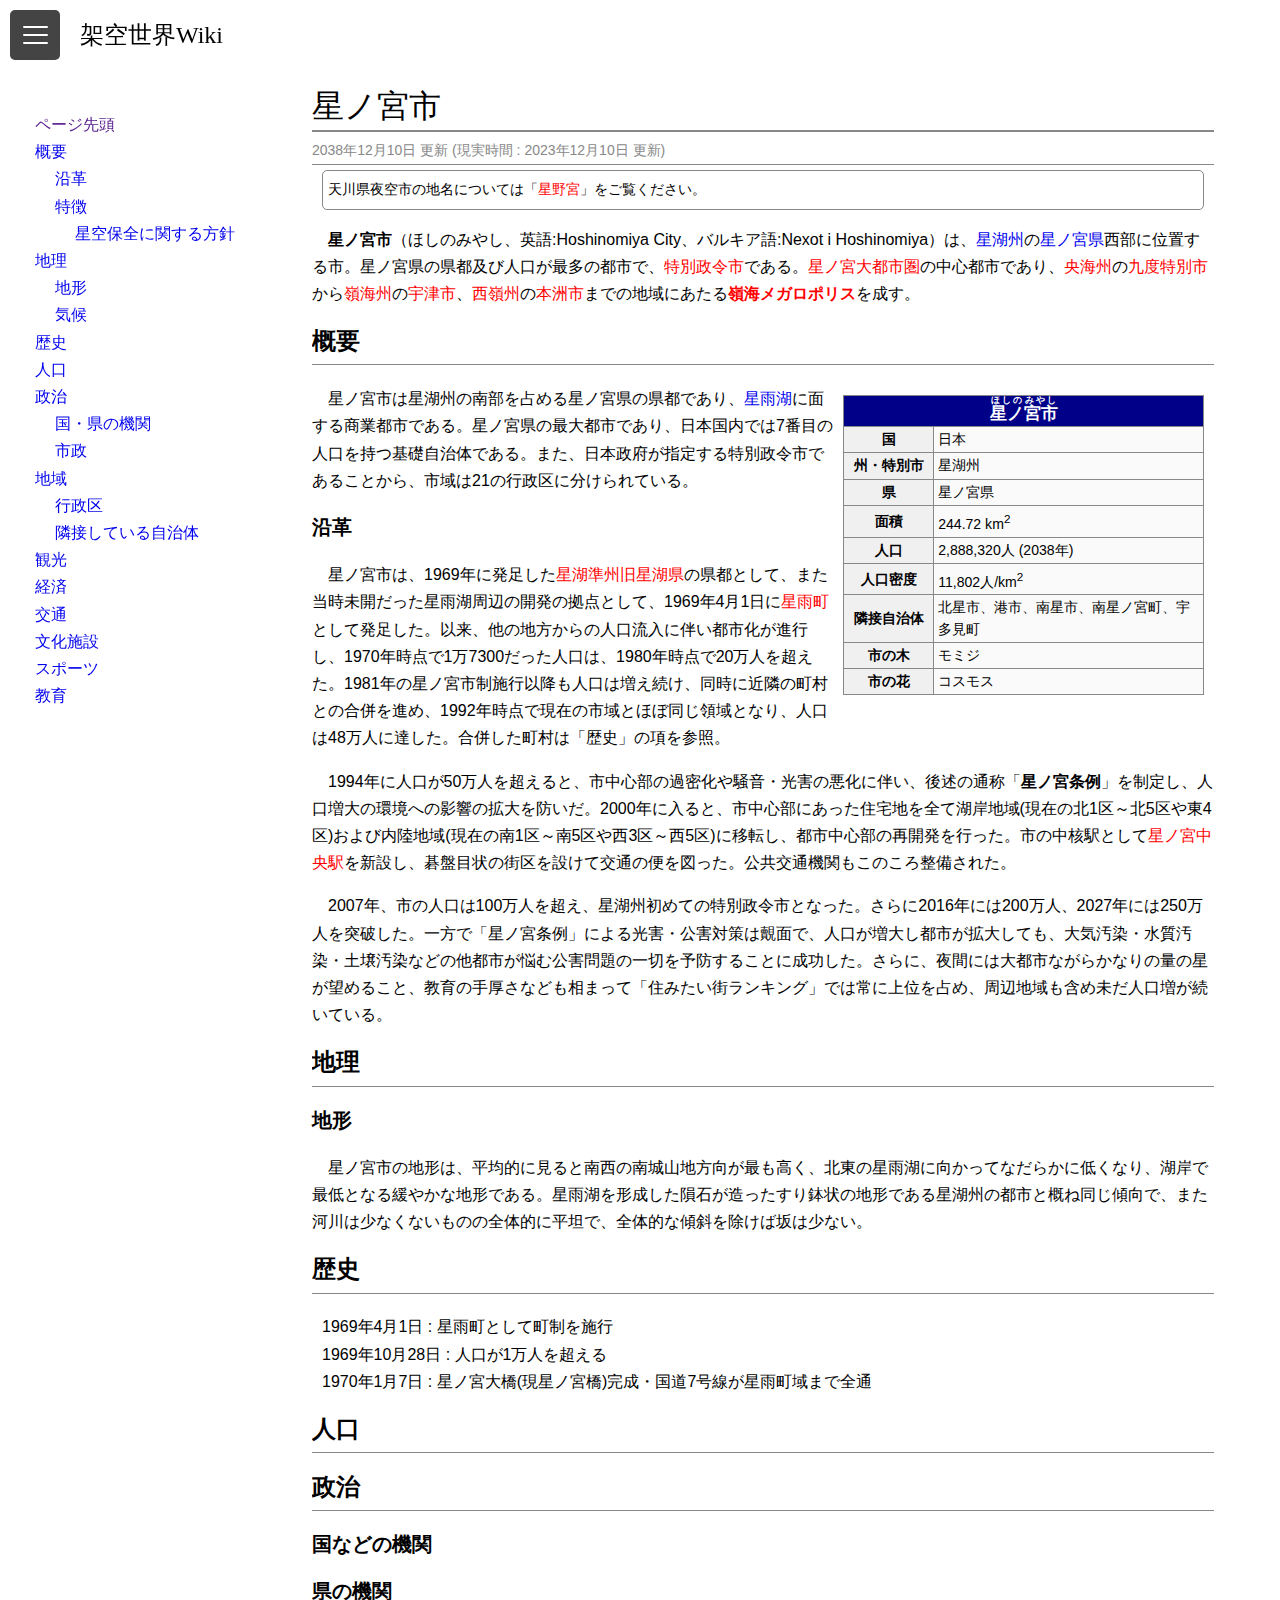
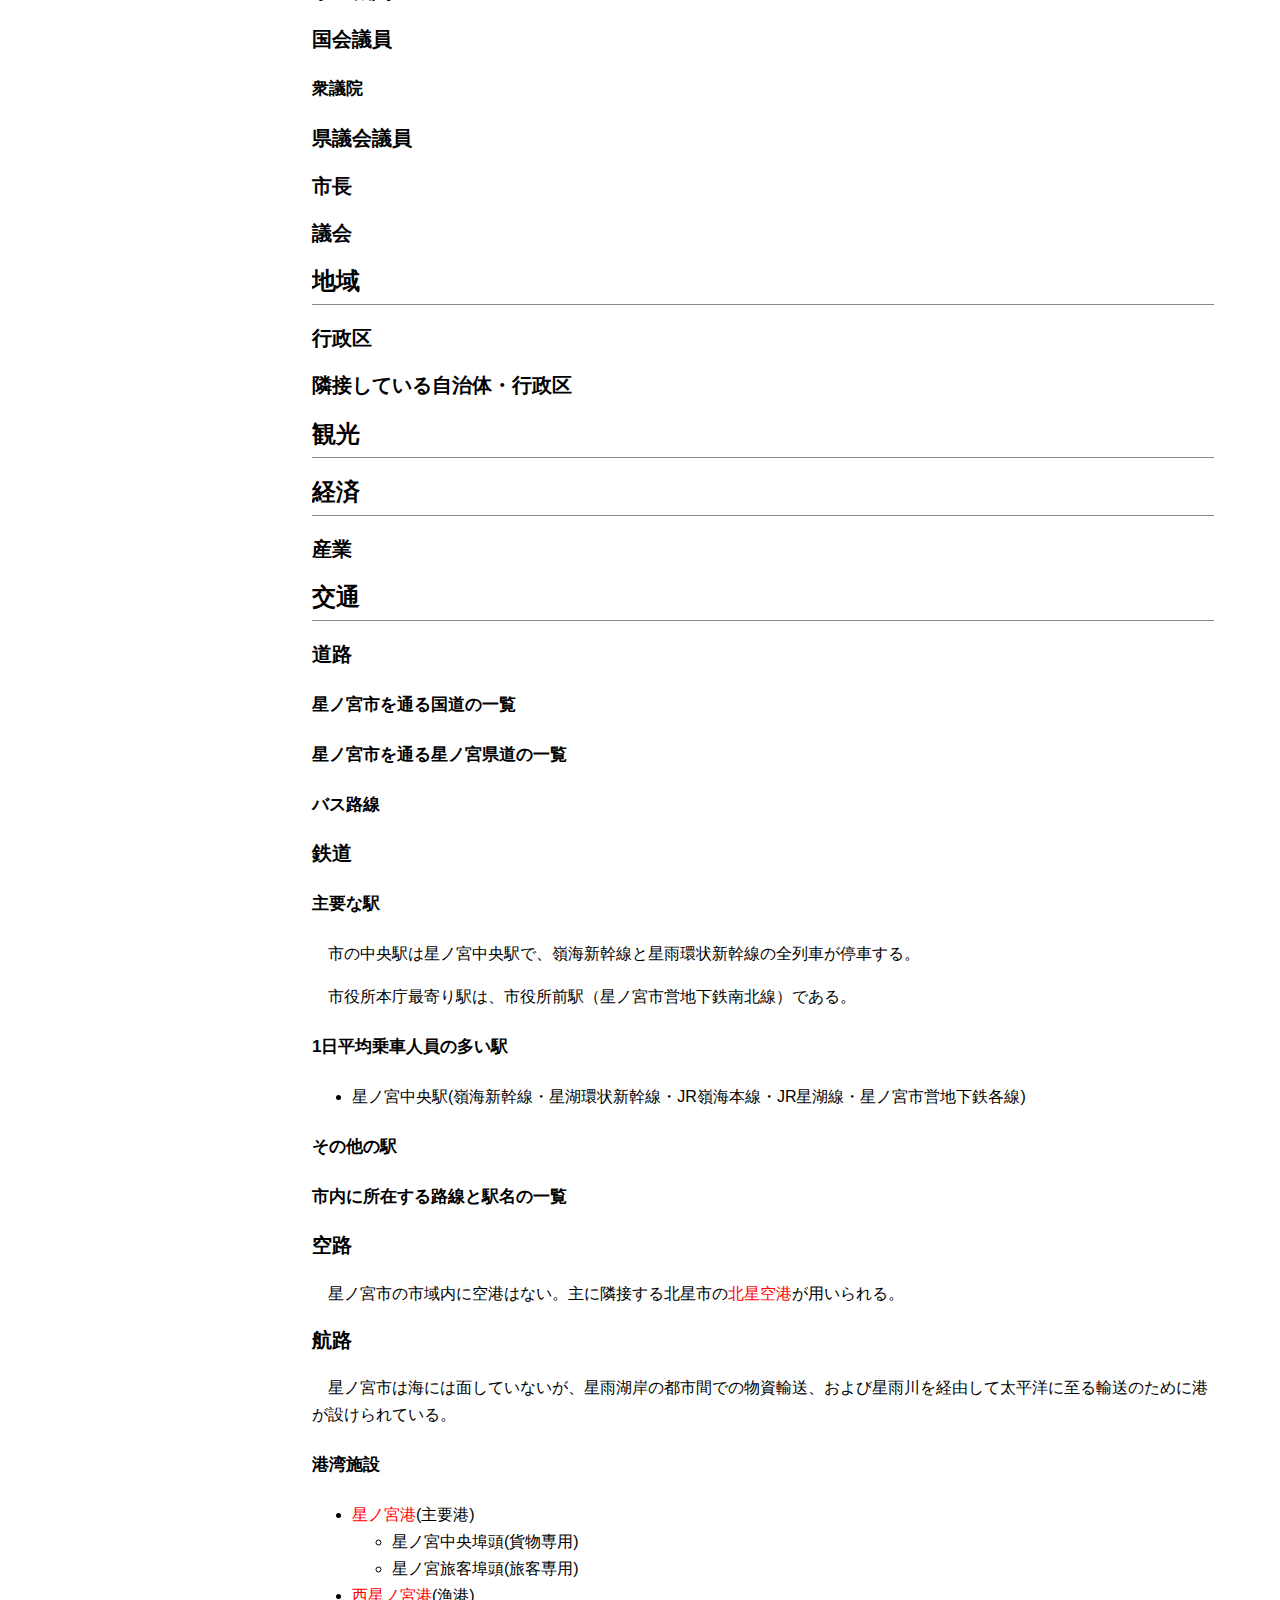
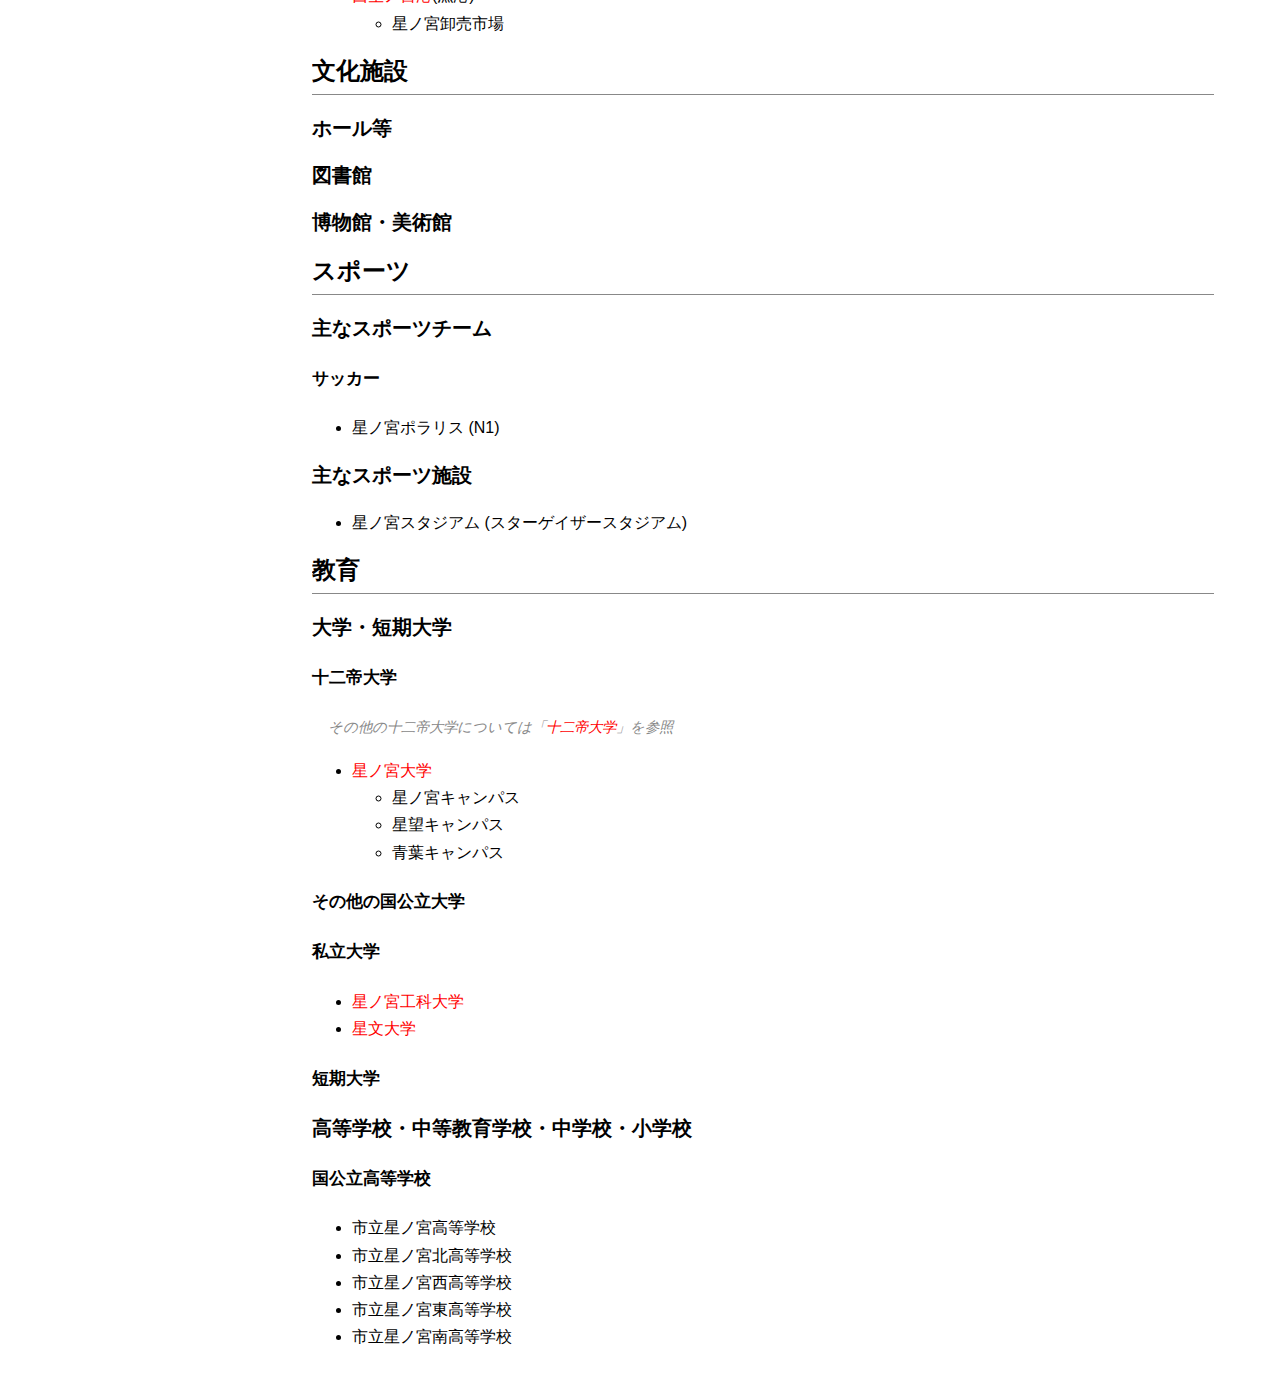
<file: item_2/星ノ宮市.html>
<!DOCTYPE html>
<html lang="ja">

<head>
  <meta charset="utf-8">
  <meta name="viewport" content="width=device-width, initial-scale=1, minimum-scale=1">
  <title>星ノ宮市 | 架空世界Wiki</title>
  <link rel="stylesheet" href="../layout/main.css">
</head>

<body>
  <div class="main_menu">
    <input type="checkbox" id="main_menu_trigger"/>
    <label for="main_menu_trigger" class="main_menu_label"><span></span></label>
    <p>架空世界Wiki</p>
    <ul class="main_menu_list">
      <li><a href="../index.html">メインページ</a></li>
      <li><a href="../world1_index.html">第一世界</a></li>
      <li><a href="../world2_index.html">第二世界</a></li>
    </ul>
  </div>

  <div class="container">
    <div class="side_menu">
      <ul>
        <li><a href="">ページ先頭</a></li>
        <li><a href="#1">概要</a></li>
        <ul>
          <li><a href="#1-1">沿革</a></li>
          <li><a href="#1-2">特徴</a></li>
          <ul>
            <li><a href="#1-1-1">星空保全に関する方針</a></li>
          </ul>
        </ul>
        <li><a href="#2">地理</a></li>
        <ul>
          <li><a href="#2-1">地形</a></li>
          <li><a href="#2-2">気候</a></li>
        </ul>
        <li><a href="#3">歴史</a></li>
        <li><a href="#4">人口</a></li>
        <li><a href="#5">政治</a></li>
        <ul>
          <li><a href="#5-1">国・県の機関</a></li>
          <li><a href="#5-2">市政</a></li>
        </ul>
        <li><a href="#6">地域</a></li>
        <ul>
          <li><a href="#6-1">行政区</a></li>
          <li><a href="#6-2">隣接している自治体</a></li>
        </ul>
        <li><a href="#7">観光</a></li>
        <li><a href="#8">経済</a></li>
        <ul>
          <li><a href="#8-1"></a></li>
        </ul>
        <li><a href="#9">交通</a></li>
        <li><a href="#10">文化施設</a></li>
        <li><a href="#11">スポーツ</a></li>
        <li><a href="#12">教育</a></li>
      </ul>
    </div>

    <div class="document">
      <h1>星ノ宮市</h1>
      <p class="update_info">2038年12月10日 更新 (現実時間 : 2023年12月10日 更新)</p>
      <p class="disambig">天川県夜空市の地名については「<a>星野宮</a>」をご覧ください。</p>

      <p><b>星ノ宮市</b>（ほしのみやし、英語:Hoshinomiya City、バルキア語:Nexot i Hoshinomiya）は、<a href="星湖州.html">星湖州</a>の<a href="星ノ宮県.html">星ノ宮県</a>西部に位置する市。星ノ宮県の県都及び人口が最多の都市で、<a>特別政令市</a>である。<a>星ノ宮大都市圏</a>の中心都市であり、<a>央海州</a>の<a>九度特別市</a>から<a>嶺海州</a>の<a>宇津市</a>、<a>西嶺州</a>の<a>本洲市</a>までの地域にあたる<b><a>嶺海メガロポリス</a></b>を成す。</p>

      <h2 id="1">概要</h2>
      <table class="infobox">
        <thead>
          <tr>
            <th colspan="2" style="background-color:#008">
              <ruby>星ノ宮市<rt>ほしのみやし</rt></ruby>
            </th>
          </tr>
        </thead>
        <tbody>
          <tr>
            <th>国</th>
            <td>日本</td>
          </tr>
          <tr>
            <th>州・特別市</th>
            <td>星湖州</td>
          </tr>
          <tr>
            <th>県</th>
            <td>星ノ宮県</td>
          </tr>
          <tr>
            <th>面積</th>
            <td>244.72 km<sup>2</sup></td>
          </tr>
          <tr>
            <th>人口</th>
            <td>2,888,320人 (2038年)</td>
          </tr>
          <tr>
            <th>人口密度</th>
            <td>11,802人/km<sup>2</sup></td>
          </tr>
          <tr>
            <th>隣接自治体</th>
            <td>北星市、港市、南星市、南星ノ宮町、宇多見町</td>
          </tr>
          <tr>
            <th>市の木</th>
            <td>モミジ</td>
          </tr>
          <tr>
            <th>市の花</th>
            <td>コスモス</td>
          </tr>
        </tbody>
      </table>

      <p>星ノ宮市は星湖州の南部を占める星ノ宮県の県都であり、<a href="星雨湖.html">星雨湖</a>に面する商業都市である。星ノ宮県の最大都市であり、日本国内では7番目の人口を持つ基礎自治体である。また、日本政府が指定する特別政令市であることから、市域は21の行政区に分けられている。</p>
      
      <h3 id="1-1">沿革</h3>
      <p>星ノ宮市は、1969年に発足した<a>星湖準州</a><a>旧星湖県</a>の県都として、また当時未開だった星雨湖周辺の開発の拠点として、1969年4月1日に<a>星雨町</a>として発足した。以来、他の地方からの人口流入に伴い都市化が進行し、1970年時点で1万7300だった人口は、1980年時点で20万人を超えた。1981年の星ノ宮市制施行以降も人口は増え続け、同時に近隣の町村との合併を進め、1992年時点で現在の市域とほぼ同じ領域となり、人口は48万人に達した。合併した町村は「歴史」の項を参照。</p>
      <p>1994年に人口が50万人を超えると、市中心部の過密化や騒音・光害の悪化に伴い、後述の通称「<b>星ノ宮条例</b>」を制定し、人口増大の環境への影響の拡大を防いだ。2000年に入ると、市中心部にあった住宅地を全て湖岸地域(現在の北1区～北5区や東4区)および内陸地域(現在の南1区～南5区や西3区～西5区)に移転し、都市中心部の再開発を行った。市の中核駅として<a>星ノ宮中央駅</a>を新設し、碁盤目状の街区を設けて交通の便を図った。公共交通機関もこのころ整備された。</p>
      <p>2007年、市の人口は100万人を超え、星湖州初めての特別政令市となった。さらに2016年には200万人、2027年には250万人を突破した。一方で「星ノ宮条例」による光害・公害対策は覿面で、人口が増大し都市が拡大しても、大気汚染・水質汚染・土壌汚染などの他都市が悩む公害問題の一切を予防することに成功した。さらに、夜間には大都市ながらかなりの量の星が望めること、教育の手厚さなども相まって「住みたい街ランキング」では常に上位を占め、周辺地域も含め未だ人口増が続いている。</p>

      <h2 id="2">地理</h2>
      <h3 id="2-1">地形</h3>
      <p>星ノ宮市の地形は、平均的に見ると南西の南城山地方向が最も高く、北東の星雨湖に向かってなだらかに低くなり、湖岸で最低となる緩やかな地形である。星雨湖を形成した隕石が造ったすり鉢状の地形である星湖州の都市と概ね同じ傾向で、また河川は少なくないものの全体的に平坦で、全体的な傾斜を除けば坂は少ない。</p>

      <h2 id="3">歴史</h2>
      <ul class="undotted_list">
        <li>1969年4月1日 : 星雨町として町制を施行</li>
        <li>1969年10月28日 : 人口が1万人を超える</li>
        <li>1970年1月7日 : 星ノ宮大橋(現星ノ宮橋)完成・国道7号線が星雨町域まで全通</li>
      </ul>

      <h2 id="4">人口</h2>

      <h2 id="5">政治</h2>
      <h3 id="5-1">国などの機関</h3>
      <h3 id="5-2">県の機関</h3>
      <h3 id="5-3">国会議員</h3>
      <h4 id="5-3-1">衆議院</h4>
      <h3 id="5-4">県議会議員</h3>
      <h3 id="5-5">市長</h3>
      <h3 id="5-6">議会</h3>

      <h2 id="6">地域</h2>
      <h3 id="6-1">行政区</h3>
      <h3 id="6-2">隣接している自治体・行政区</h3>

      <h2 id="7">観光</h2>

      <h2 id="8">経済</h2>
      <h3 id="8-1">産業</h3>

      <h2 id="9">交通</h2>
      <h3 id="9-1">道路</h3>
      <h4 id="9-1-1">星ノ宮市を通る国道の一覧</h4>
      <h4 id="9-1-2">星ノ宮市を通る星ノ宮県道の一覧</h4>
      <h4 id="9-1-3">バス路線</h4>
      
      <h3 id="9-2">鉄道</h3>
      <h4 id="9-2-1">主要な駅</h4>
      <p>市の中央駅は星ノ宮中央駅で、嶺海新幹線と星雨環状新幹線の全列車が停車する。</p>
      <p>市役所本庁最寄り駅は、市役所前駅（星ノ宮市営地下鉄南北線）である。</p>

      <h4 id="9-2-2">1日平均乗車人員の多い駅</h4>
      <ul>
        <li>星ノ宮中央駅(嶺海新幹線・星湖環状新幹線・JR嶺海本線・JR星湖線・星ノ宮市営地下鉄各線)</li>
      </ul>

      <h4 id="9-2-3">その他の駅</h4>

      <h4 id="9-2-4">市内に所在する路線と駅名の一覧</h4>

      <h3 id="9-3">空路</h3>
      <p>星ノ宮市の市域内に空港はない。主に隣接する北星市の<a>北星空港</a>が用いられる。</p>

      <h3 id="9-4">航路</h3>
      <p>星ノ宮市は海には面していないが、星雨湖岸の都市間での物資輸送、および星雨川を経由して太平洋に至る輸送のために港が設けられている。</p>

      <h4 id="9-4-1">港湾施設</h4>
      <ul>
        <li><a>星ノ宮港</a>(主要港)</li>
        <ul>
          <li>星ノ宮中央埠頭(貨物専用)</li>
          <li>星ノ宮旅客埠頭(旅客専用)</li>
        </ul>
        <li><a>西星ノ宮港</a>(漁港)</li>
        <ul>
          <li>星ノ宮卸売市場</li>
        </ul>
      </ul>

      <h2 id="10">文化施設</h2>
      <h3 id="10-1">ホール等</h3>
      <h3 id="10-2">図書館</h3>
      <h3 id="10-3">博物館・美術館</h3>

      <h2 id="11">スポーツ</h2>
      <h3 id="11-1">主なスポーツチーム</h3>
      <h4 id="11-1-1">サッカー</h4>
      <ul>
        <li>星ノ宮ポラリス (N1)</li>
      </ul>

      <h3 id="11-2">主なスポーツ施設</h3>
      <ul>
        <li>星ノ宮スタジアム (スターゲイザースタジアム)</li>
      </ul>

      <h2 id="12">教育</h2>
      <h3 id="12-1">大学・短期大学</h3>
      <h4 id="12-1-1">十二帝大学</h4>
      <p class="cite_link">その他の十二帝大学については「<a>十二帝大学</a>」を参照</p>
      <ul>
        <li><a>星ノ宮大学</a></li>
        <ul>
          <li>星ノ宮キャンパス</li>
          <li>星望キャンパス</li>
          <li>青葉キャンパス</li>
        </ul>
      </ul>

      <h4 id="12-1-2">その他の国公立大学</h4>
      <h4 id="12-1-2">私立大学</h4>
      <ul>
        <li><a>星ノ宮工科大学</a></li>
        <li><a>星文大学</a></li>
      </ul>

      <h4 id="12-1-2">短期大学</h4>

      <h3 id="12-2">高等学校・中等教育学校・中学校・小学校</h3>
      <h4 id="12-2-1">国公立高等学校</h4>
      <ul>
        <li>市立星ノ宮高等学校</li>
        <li>市立星ノ宮北高等学校</li>
        <li>市立星ノ宮西高等学校</li>
        <li>市立星ノ宮東高等学校</li>
        <li>市立星ノ宮南高等学校</li>
      </ul>
    </div>
  </div>
</body>

</html>
</file>
<file: layout/main.css>
body{width:95%;font-family:"Arial", "Helvetica Neue", "Helvetica", sans-serif;line-height:170%;padding-top:80px;}
a{text-decoration:none;}
a:not([href]){color:red!important;}
a:hover{text-decoration:underline;}

.main_menu_label{position:fixed;top:10px;left:10px;display:flex;height:50px;width:50px;justify-content:center;align-items:center;z-index:90;background-color:#444;border-radius:5px;}
.main_menu_label span,.main_menu_label span:before,.main_menu_label span:after{transition:300ms;content:'';display:block;height:2px;width:25px;border-radius:3px;background-color:#fff;position:absolute;}
.main_menu_label span:before{bottom:8px;}
.main_menu_label span:after{top:8px;}
#main_menu_trigger:checked~.main_menu_label span{transition:300ms;background-color:rgba(255,255,255,0);}
#main_menu_trigger:checked~.main_menu_label span::before{bottom:0;transition:300ms;transform:rotate(135deg);}
#main_menu_trigger:checked~.main_menu_label span::after{top:0;transition:300ms;transform:rotate(-135deg);}
#main_menu_trigger{display:none;}
.main_menu_list{position:fixed;width:300px;height:fit-content;top:70px;left:-100%;z-index:80;list-style:none;padding-left:20px;background-color:#eef;}
#main_menu_trigger:checked~.main_menu_list{left:0%;}
.main_menu p{position:fixed;margin:0;top:22px;left:80px;font-size:24px;font-family:serif;}

.container{display:flex;justify-content:center;}
.side_menu{margin:0 10px;width:20%;height:85vh;padding:5px;overflow-y:scroll;position:fixed;top:10vh;left:0;}
.side_menu ul{list-style:none;padding-left:20px;}
.side_menu h4{padding:0;margin:0;border-bottom:solid 1px #888;padding-bottom:5px;}
.document{width:85%;margin:0 10px 20px 25%;height:fit-content;}
.document h1{font-size:32px;font-weight:500;border-bottom:solid 2px #888;padding-bottom:10px;margin:5px 0;}
.document h2{font-size:24px;font-weight:600;border-bottom:solid 1px #888;padding-bottom:10px;overflow:hidden;}
.document h3{font-size:20px;font-weight:600;}
.document h4{font-size:17px;font-weight:600;}
.document h5{font-size:16px;font-weight:600;}
.document p{text-indent:1rem;}
.hl1,.hl2,.hl3,.hl4,.hl5,.hl6,.hl7{display:inline-block;text-indent:0;padding:2px 3px;font-weight:600;}
.hl1{background-color:#fee;color:#f00;border:solid 1px #f00;}
.hl2{background-color:#fdd;color:#000;border:solid 1px #f00;}
.hl3{background-color:#efe;color:#080;border:solid 1px #080;}
.hl4{background-color:#dfd;color:#000;border:solid 1px #080;}
.hl5{background-color:#eef;color:#22b;border:solid 1px #22b;}
.hl6{background-color:#ddf;color:#000;border:solid 1px #22b;}
.hl7{background-color:#ddd;color:#000;border:solid 1px #000;}
.document .update_info{text-indent:0;font-size:14px;margin:2px 0;color:#888;border-bottom:solid 1px #888;}
.document .disambig{text-indent:0;font-size:14px;margin:5px 10px;padding:5px;border:1px solid #888;border-radius:5px;}

.infobox{display:table;border:solid 1px #888;margin:10px;float:right;clear:right;width:40%;border-collapse:collapse;font-size:88%;line-height:150%;}
.infobox th,.infobox td{border:solid 1px #888;padding:2px 4px;}
.infobox span{margin:10px;}
.infobox thead th{font-size:17px;color:#fff;padding:2px 0;}
.infobox tbody th{width:25%;background:#f0f0f0;}
.infobox tbody td{width:75%;background:#fafafa;}
.infobox ul{margin:0;padding-left:30px;}
.infobox ul ul{padding-left:10px;list-style:disc;}

.undotted_list{list-style:none;padding-left:10px;}

.cite_link{color:#888;font-style:italic;font-size:90%;}

.item_table{border:solid 1px #888;margin:10px;border-collapse:collapse;font-size:88%;line-height:150%;overflow:hidden;}
.item_table th,.item_table td{border:solid 1px #888;padding:2px 5px;}
.item_table th{font-weight:600;background:#f0f0f0;}
.item_table tbody td{background:#fafafa;}
.pronoun td{font-weight:600;text-align:center;}

.ipa{font-family:'Charis SIL','Doulos SIL','DejaVu Sans','Code2000','Hiragino Kaku Gothic Pro','Matrix Unicode','Microsoft Sans Serif',sans-serif;}
</file>
